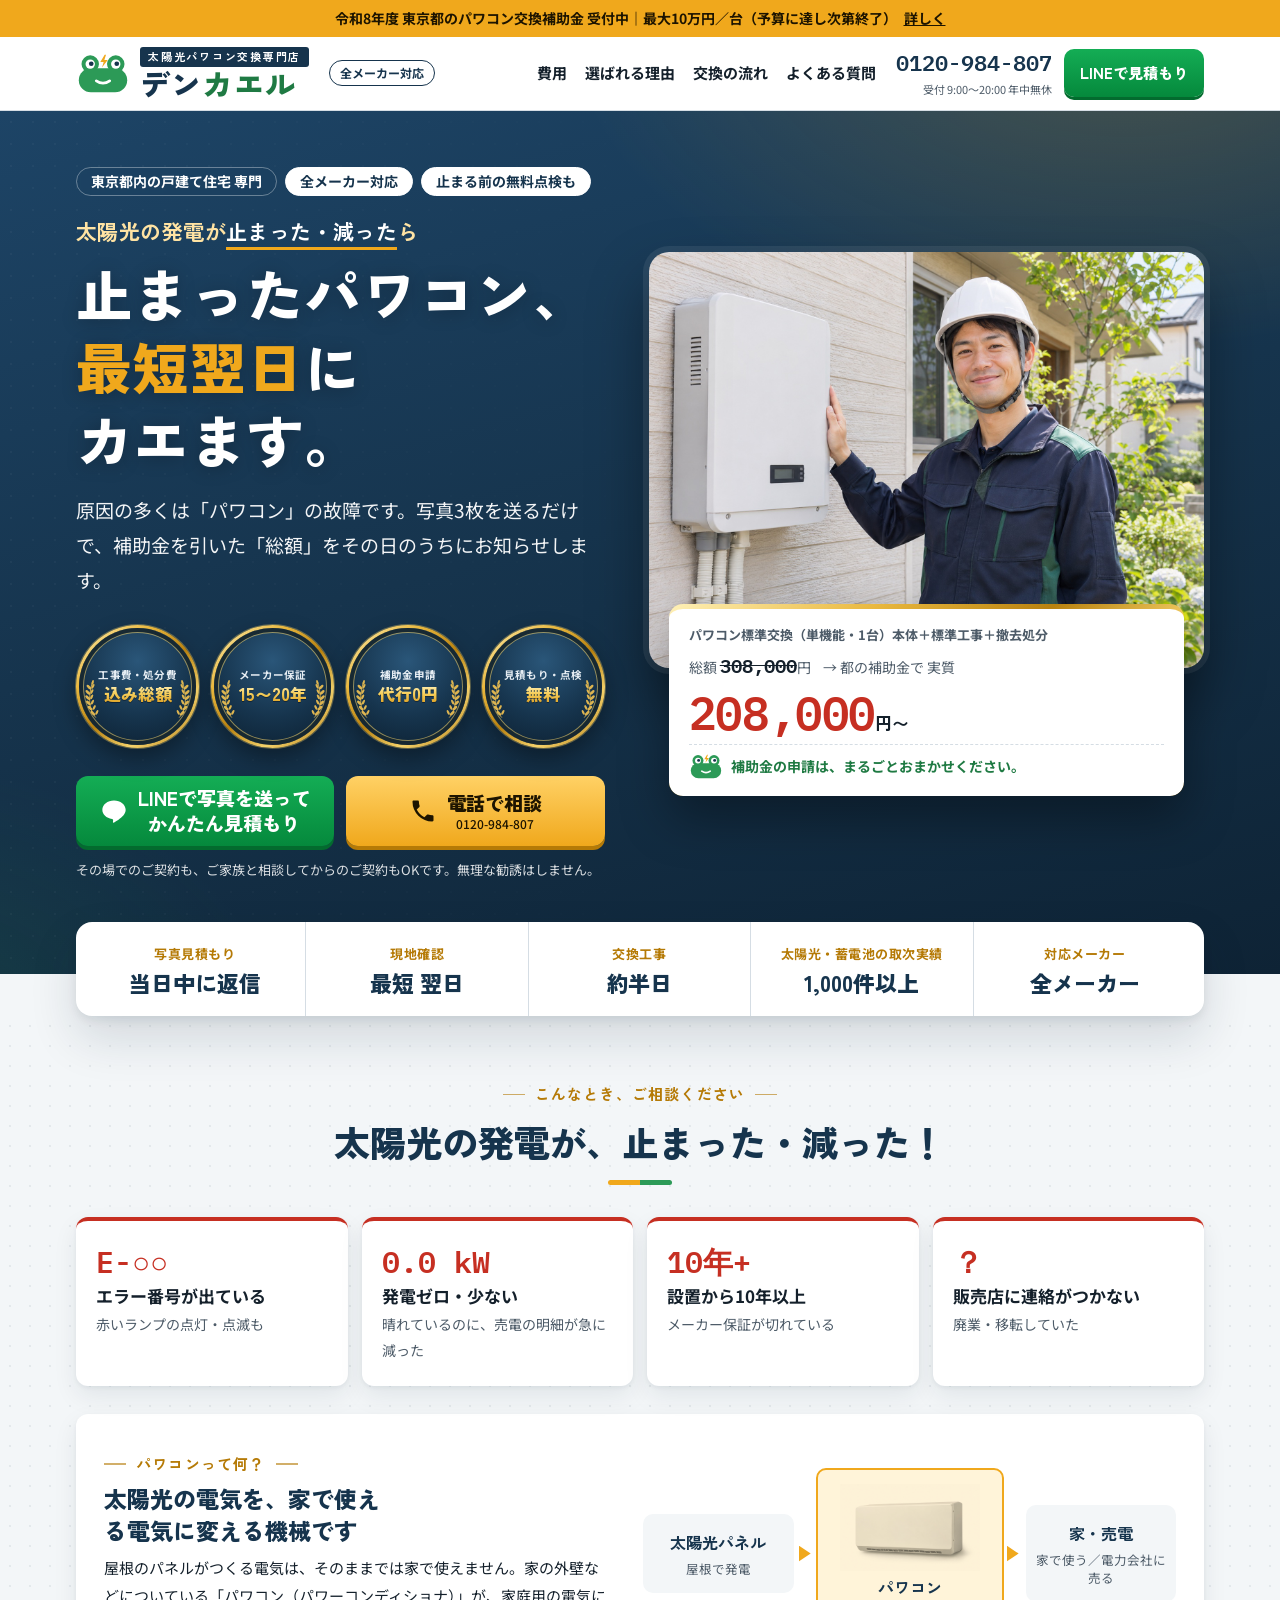
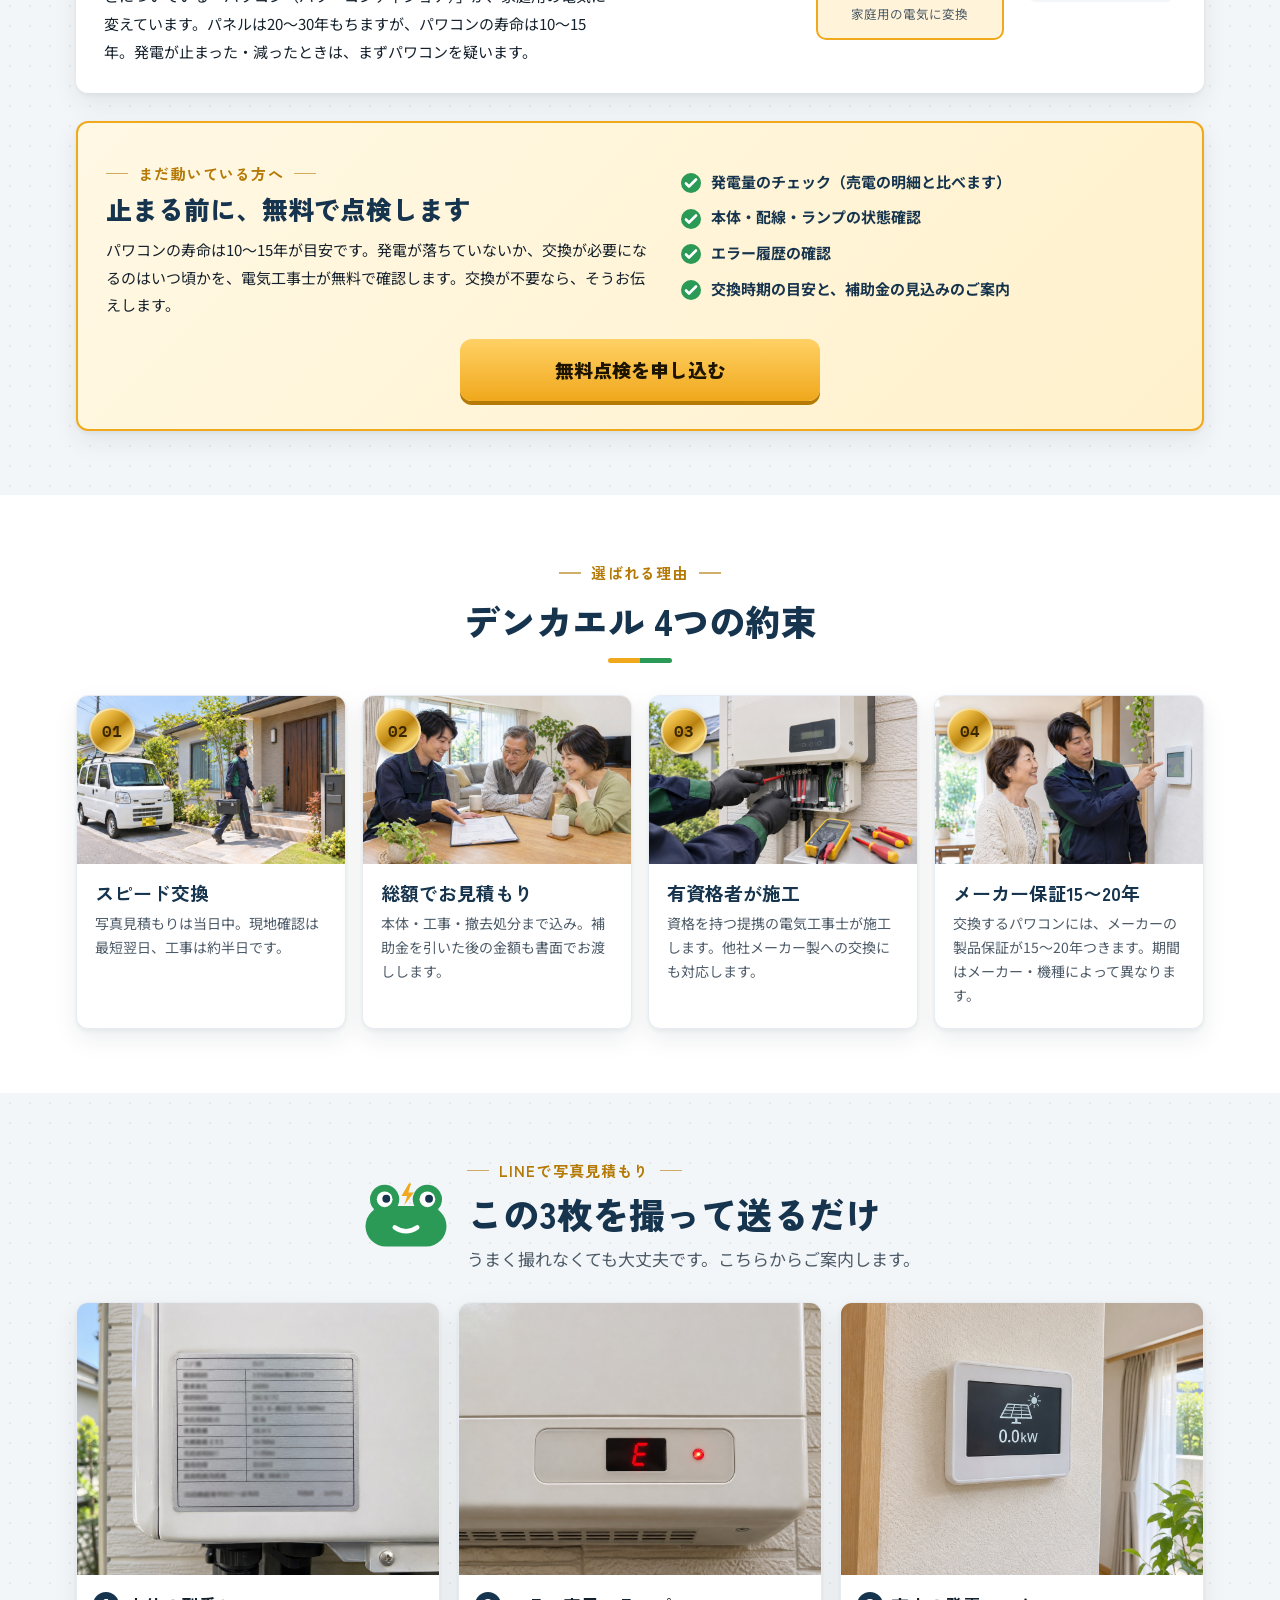
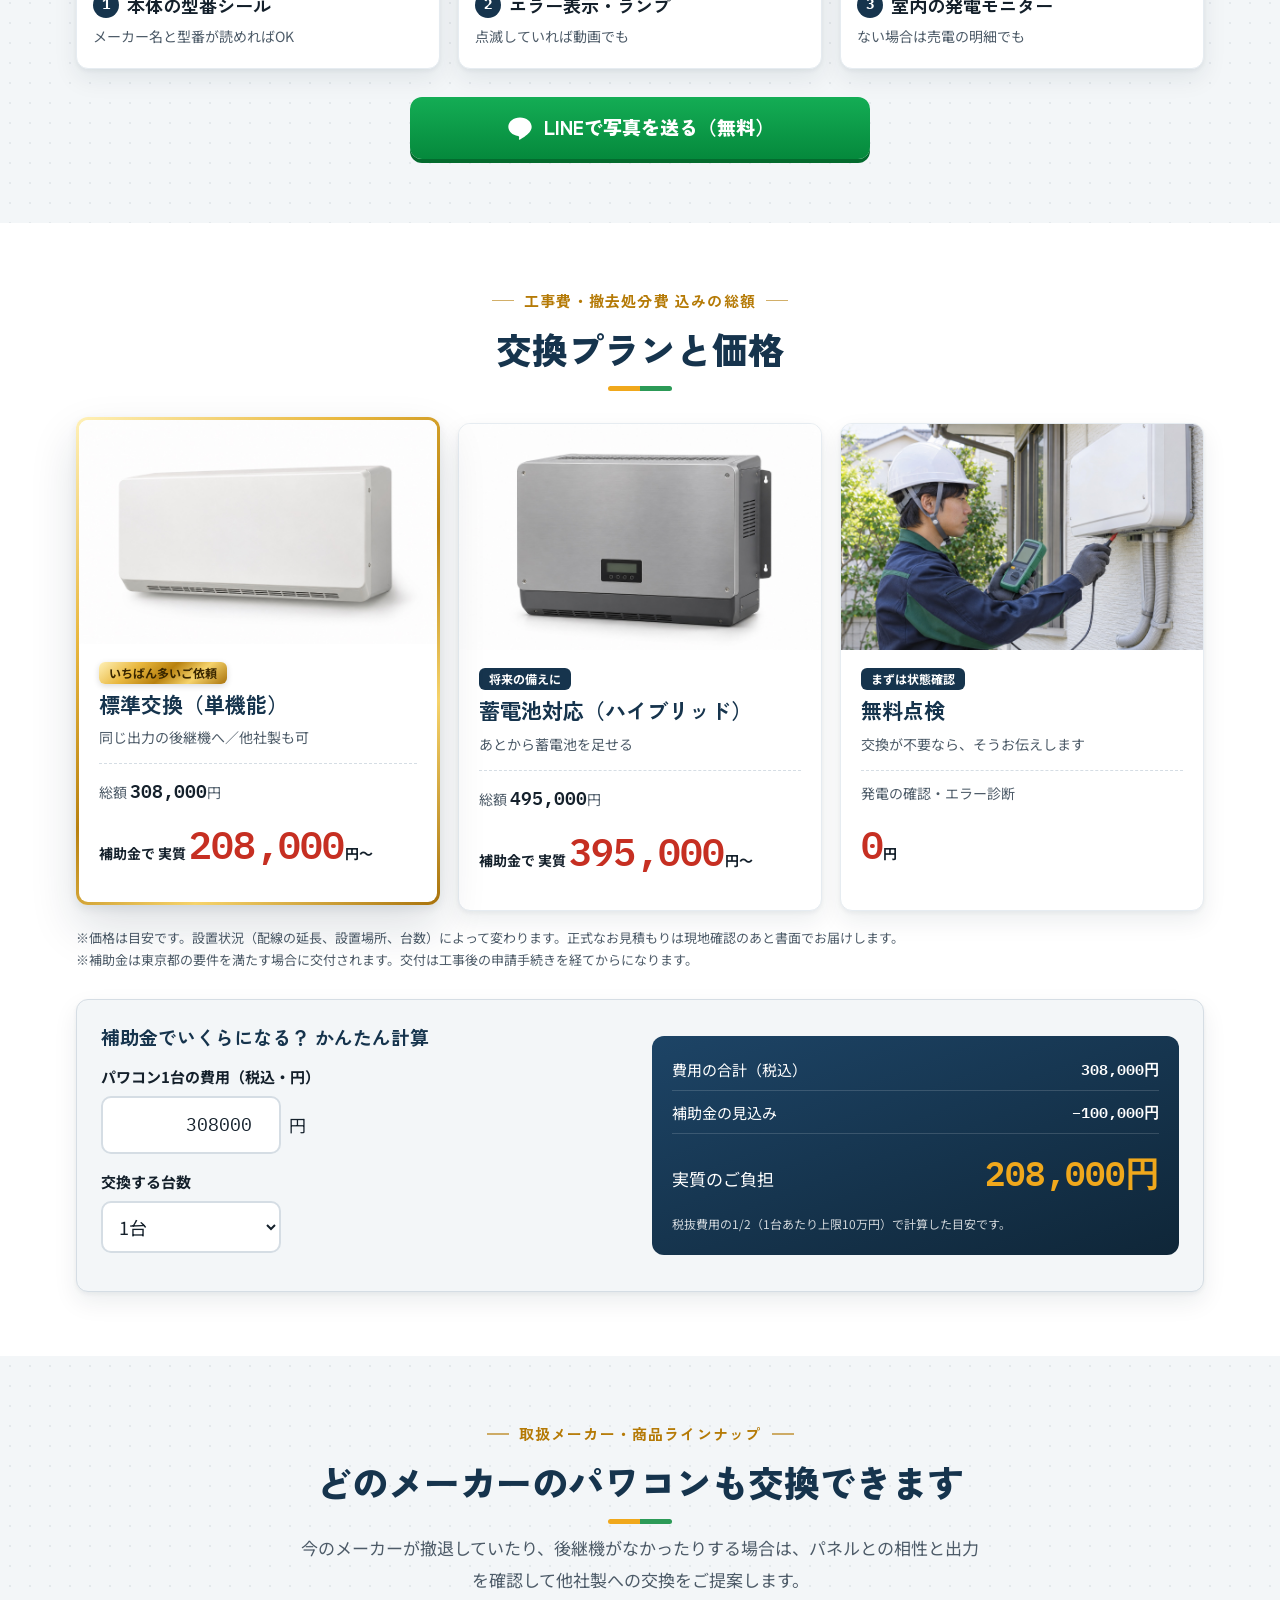
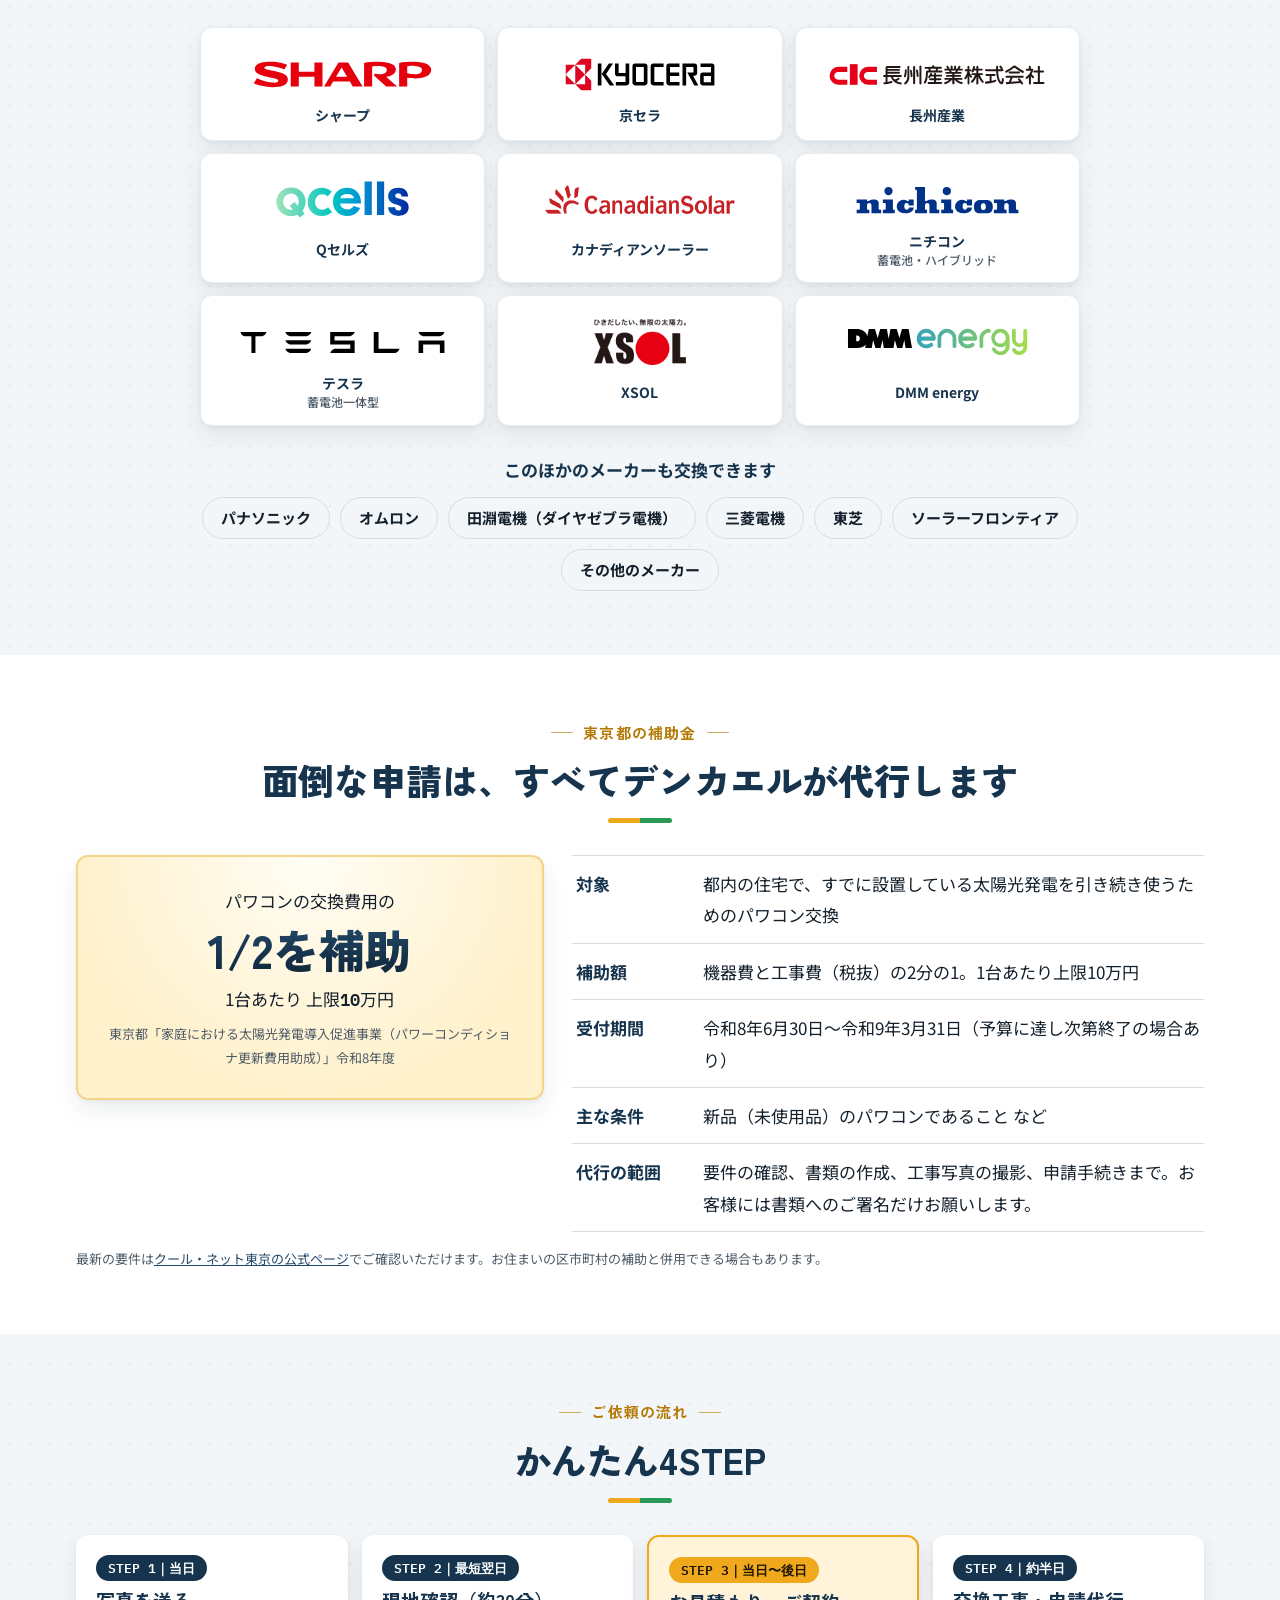
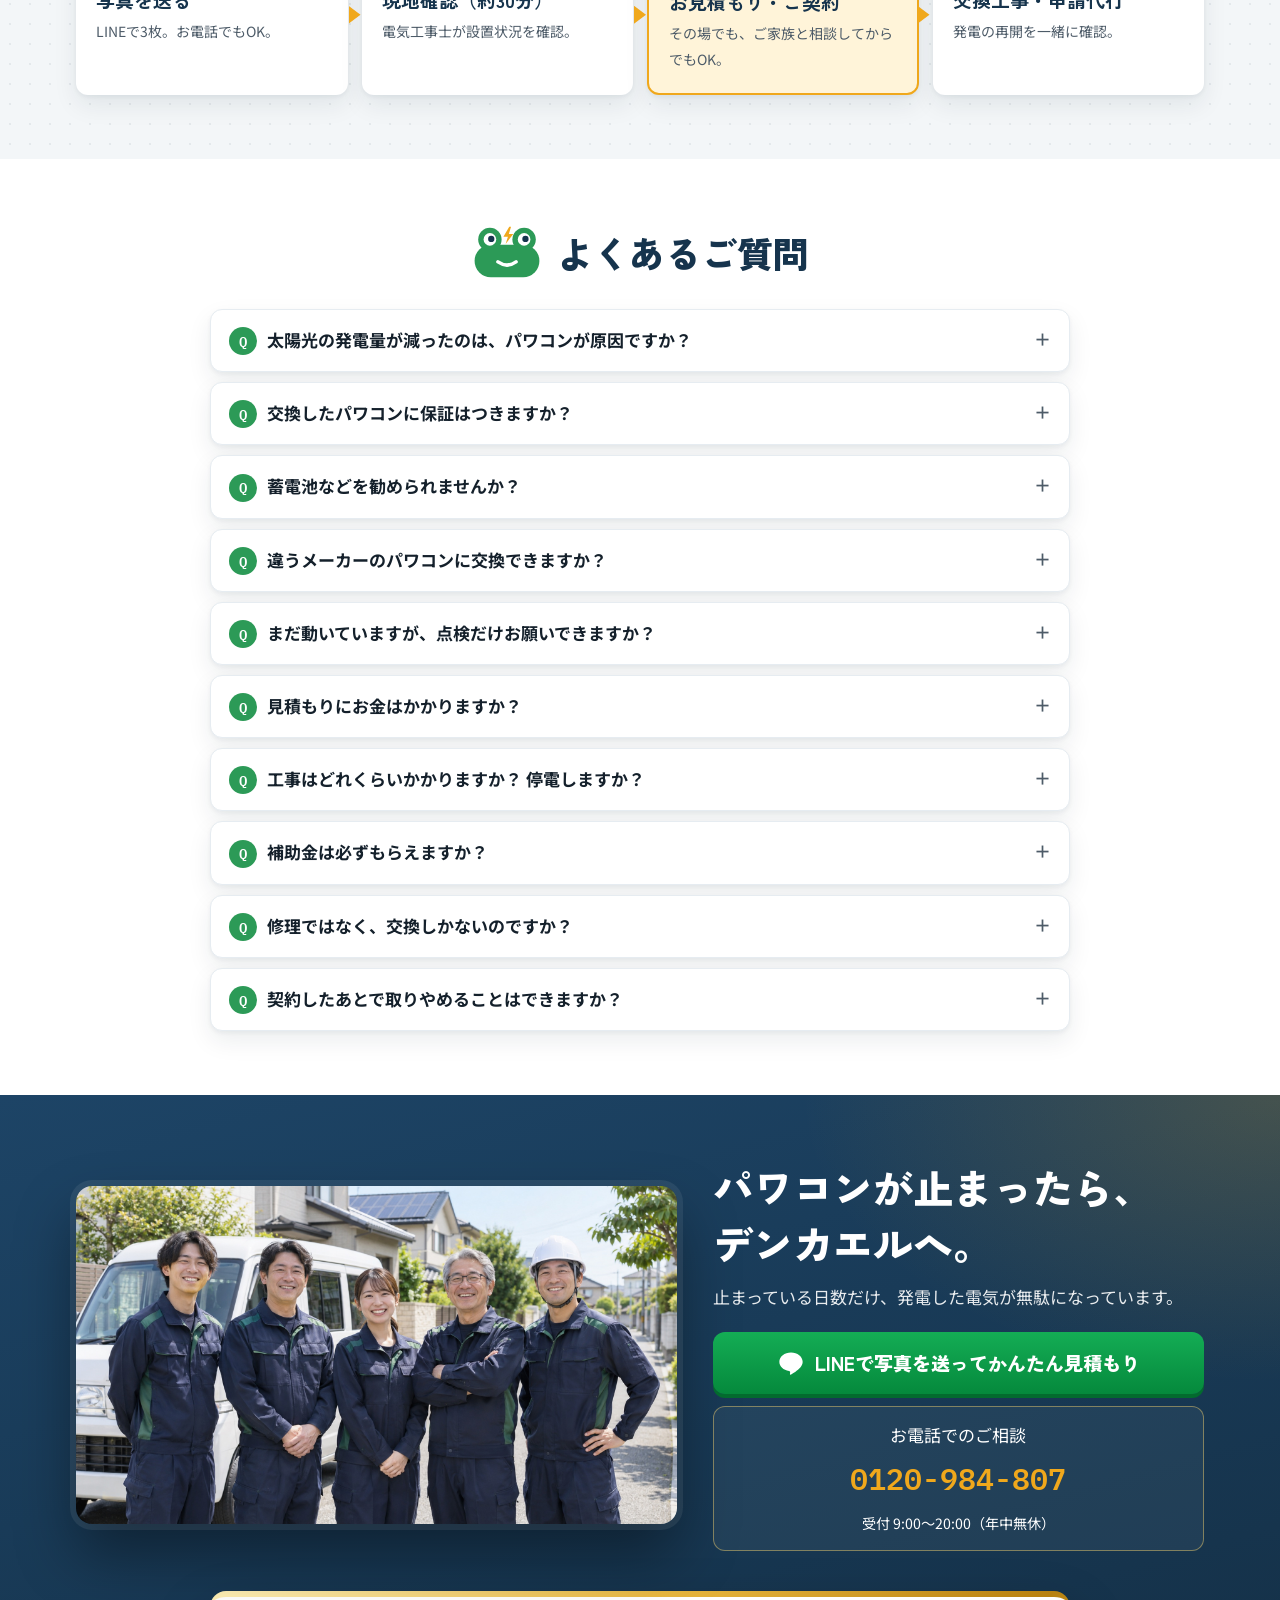
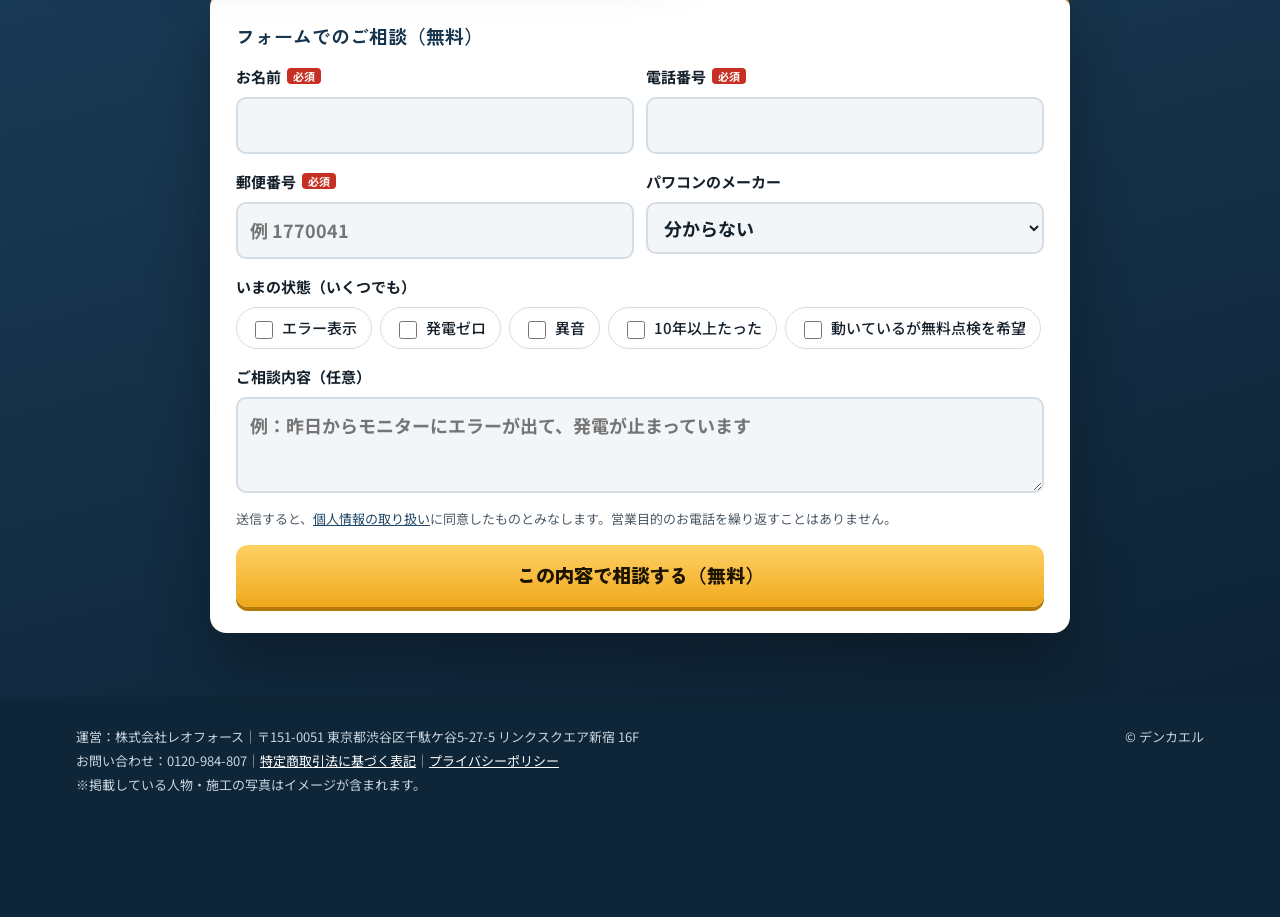
<file: lp/powercon-tokyo/index.html>
<!doctype html>
<html lang="ja">
<head>
<meta charset="utf-8">
<meta name="viewport" content="width=device-width, initial-scale=1, viewport-fit=cover">
<meta name="description" content="デンカエルのパワコン交換。東京都内の戸建て専門、全メーカー対応。工事費込みの総額表示、写真3枚で当日見積もり、止まる前の無料点検も受付。東京都の補助金（最大10万円/台）の申請代行。">
<link rel="icon" href="../../brand/denkaeru/icon.svg" type="image/svg+xml">
<title>太陽光のパワコン交換｜デンカエル</title>
<link rel="preconnect" href="https://fonts.googleapis.com">
<link rel="preconnect" href="https://fonts.gstatic.com" crossorigin>
<link rel="stylesheet" href="https://fonts.googleapis.com/css2?family=Zen+Kaku+Gothic+New:wght@500;700;900&family=Noto+Sans+JP:wght@400;500;700&family=IBM+Plex+Mono:wght@500;600&display=swap">
<style>
/* デンカエル LP（Claude Designの「LP案（PC・写真版）」「LP案（スマホ・写真版）」を実装）
   レイアウト：全幅の帯＋内側最大1160px。PCは2カラムのヒーロー、スマホは写真→本文の1カラム。
   ブランドの見た目で統一するため、ライトテーマ固定。 */
:root{
  color-scheme:light;
  --navy:#16344d; --navy-2:#22496a; --navy-deep:#0f2638;
  --frog:#2c9a57; --frog-text:#1f7a43; --frog-light:#6fd79a;
  --sun:#f0a81c; --sun-deep:#b57a06; --on-sun:#1d1400;
  --red:#c62f22; --cream:#fff4d9; --pale:#f3f6f8;
  --white:#ffffff; --fg:#14202b; --muted:#4d5b68; --line:#d5dde4;
  --line-btn:#05893c; --line-btn-shadow:#036b2e;
  --display:"Zen Kaku Gothic New","Hiragino Sans","Yu Gothic",sans-serif;
  --body:"Noto Sans JP","Hiragino Sans","Yu Gothic",sans-serif;
  --mono:"IBM Plex Mono",ui-monospace,Menlo,monospace;
  --r:12px;
  --gold:linear-gradient(140deg,#fff1b8 0%,#e9b83f 28%,#b8810f 52%,#f6d36b 74%,#a8720b 100%);
  --gold-text:linear-gradient(180deg,#fff3c4 0%,#f6cf5c 45%,#d99a1c 100%);
  --sh-1:0 2px 4px rgba(15,38,56,.05),0 10px 24px rgba(15,38,56,.08);
  --sh-2:0 4px 10px rgba(15,38,56,.08),0 22px 48px rgba(15,38,56,.14);
}
*{box-sizing:border-box}
html{scroll-behavior:smooth}
body{margin:0;background:var(--pale);color:var(--fg);font-family:var(--body);font-size:17px;line-height:1.85;-webkit-text-size-adjust:100%}
img{max-width:100%;height:auto;display:block}
.in{max-width:1160px;margin:0 auto;padding-left:max(16px,env(safe-area-inset-left,0px));padding-right:max(16px,env(safe-area-inset-right,0px))}
h1,h2,h3{font-family:var(--display);line-height:1.4;text-wrap:balance;margin:0}
h2{font-size:clamp(25px,4vw,36px);font-weight:900;color:var(--navy)}
h3{font-size:19px;font-weight:700}
p{margin:0}
a{color:var(--navy-2)}
:focus-visible{outline:3px solid var(--sun);outline-offset:2px}
.num{font-family:var(--mono);font-variant-numeric:tabular-nums;font-weight:600}
.band{padding-block:64px}
.band.white{background:var(--white)}
.head{display:grid;gap:8px;margin-bottom:32px;justify-items:center;text-align:center}
.kicker{font-family:var(--display);font-weight:700;font-size:15px;letter-spacing:.08em;color:var(--sun-deep)}
.lead{color:var(--muted);max-width:40em}

.proto{background:var(--cream);font-size:13px;line-height:1.6;padding-block:6px;border-bottom:1px solid var(--line)}
.ribbon{background:var(--sun);color:var(--on-sun);text-align:center;font-weight:700;font-size:14px;line-height:1.5;padding-block:8px}
.ribbon a{color:inherit}

header.site{background:var(--white);border-bottom:1px solid var(--line);position:sticky;top:env(safe-area-inset-top,0px);z-index:15}
body::before{content:"";position:fixed;inset:0 0 auto;height:env(safe-area-inset-top,0px);z-index:16;background:var(--white)}
header.site .in{display:flex;align-items:center;gap:20px;padding-block:10px}
.logo{display:flex;align-items:center;gap:10px;text-decoration:none;flex:none}
.logo svg{width:54px;height:43px}
.logo .txt{display:flex;flex-direction:column}
.logo .tag{align-self:flex-start;background:var(--navy);color:#fff;font-family:var(--display);font-weight:700;font-size:11px;letter-spacing:.16em;padding:1px 8px;border-radius:3px;line-height:1.6}
.logo .name{font-family:var(--display);font-weight:900;font-size:30px;line-height:1.1;letter-spacing:.04em}
.logo .name .d{color:var(--navy)} .logo .name .k{color:var(--frog-text)}
.dealer{display:flex;align-items:center;gap:8px;flex:none}
.dealer .badge{border:1.5px solid var(--navy);color:var(--navy);font-weight:700;font-size:12px;border-radius:999px;padding:1px 10px;white-space:nowrap}
.slot{border:1.5px dashed var(--muted);color:var(--muted);font-size:11px;font-weight:700;border-radius:6px;display:grid;place-items:center;text-align:center;line-height:1.3;background:var(--pale)}
.dealer .slot{width:96px;height:34px}
nav.gnav{display:flex;gap:18px;margin-left:auto}
nav.gnav a{color:var(--fg);text-decoration:none;font-weight:700;font-size:15px}
nav.gnav a:hover{color:var(--frog-text)}
.hd-cta{display:flex;align-items:center;gap:12px;flex:none}
.hd-tel{text-decoration:none;text-align:right;line-height:1.25}
.hd-tel .num{display:block;font-size:22px;color:var(--navy);white-space:nowrap}
.hd-tel small{font-size:11px;color:var(--muted)}
.hd-btn{background:var(--line-btn);color:#fff;text-decoration:none;font-family:var(--display);font-weight:900;font-size:15px;border-radius:10px;padding:10px 16px;box-shadow:0 3px 0 var(--line-btn-shadow);white-space:nowrap}
.hd-phone{display:none;width:48px;height:48px;border-radius:10px;background:var(--navy);place-items:center;margin-left:auto;color:var(--sun)}
.hd-phone svg{width:22px;height:22px}

.btn{display:flex;align-items:center;justify-content:center;gap:10px;min-height:62px;padding:10px 22px;border-radius:var(--r);font-family:var(--display);font-weight:900;font-size:19px;text-decoration:none;border:0;cursor:pointer;line-height:1.3;text-align:center}
.btn small{display:block;font-family:var(--body);font-weight:500;font-size:12px}
.btn svg{width:28px;height:28px;flex:none}
.btn-line{background:var(--line-btn);color:#fff;box-shadow:0 4px 0 var(--line-btn-shadow)}
.btn-tel{background:var(--sun);color:var(--on-sun);box-shadow:0 4px 0 var(--sun-deep)}
.btn:active{transform:translateY(2px);box-shadow:none}

.hero{background:var(--navy);color:#fff}
.hero .in{display:grid;grid-template-columns:1fr 1.05fr;gap:44px;align-items:center;padding-block:52px 60px}
.hero .chips{display:flex;flex-wrap:wrap;gap:8px;margin-bottom:16px}
.hero .chips span{border:1px solid rgba(255,255,255,.35);border-radius:999px;padding:1px 14px;font-size:14px;font-weight:700}
.hero .chips span.w{background:#fff;color:var(--navy);border-color:#fff}
.hero h1{font-size:clamp(34px,5vw,56px);font-weight:900;letter-spacing:.02em;line-height:1.3}
.hero h1 em{font-style:normal;color:var(--sun)}
.hero .sub{margin-top:16px;font-size:clamp(16px,1.8vw,19px);opacity:.95}
.hero .ctas{display:grid;grid-template-columns:1fr 1fr;gap:12px;max-width:560px}
.hero .note{font-size:13px;opacity:.85;margin-top:12px}
.hero-visual{position:relative;min-width:0}
.hero-visual picture img{width:100%;aspect-ratio:4/3;object-fit:cover;border-radius:16px}
.pricecard{position:relative;margin:-64px 20px 0;background:#fff;color:var(--fg);border-radius:14px;padding:16px 20px;box-shadow:0 16px 36px rgba(0,0,0,.28);display:grid;gap:4px}
.pricecard .t{font-size:13px;font-weight:700;color:var(--muted);line-height:1.5}
.pricecard .row{display:flex;flex-wrap:wrap;align-items:baseline;gap:4px 12px}
.pricecard .was{font-size:14px;color:var(--muted)}
.pricecard .was .num{font-size:19px;text-decoration:line-through;color:var(--fg)}
.pricecard .now{font-family:var(--mono);font-weight:600;font-size:46px;line-height:1.05;color:var(--red);letter-spacing:-.03em}
.pricecard .now small{font-family:var(--display);font-size:17px;color:var(--fg);letter-spacing:0}
.pricecard .help{display:flex;align-items:center;gap:8px;border-top:1px dashed var(--line);padding-top:8px;margin-top:4px;font-weight:700;font-size:14px;color:var(--frog-text)}
.pricecard .help svg{width:34px;height:27px;flex:none}

.trust{background:#fff;border-bottom:1px solid var(--line)}
.trust .in{display:grid;grid-template-columns:repeat(5,1fr)}
.trust .t{padding:18px 8px;text-align:center;display:grid;gap:2px;border-right:1px solid var(--line)}
.trust .t:last-child{border-right:0}
.trust .k{font-size:13px;font-weight:700;color:var(--muted)}
.trust .v{font-family:var(--display);font-weight:900;font-size:20px;color:var(--navy);line-height:1.3}
.trust .v.ph{color:var(--muted);font-size:16px}

.probs{display:grid;grid-template-columns:repeat(4,minmax(0,1fr));gap:14px}
.hero .pre{font-family:var(--display);font-weight:700;font-size:clamp(17px,2vw,21px);color:#ffe3a3;margin-bottom:6px;letter-spacing:.02em}
.hero .pre b{color:#fff;border-bottom:3px solid var(--sun);padding-bottom:1px}
.whatis{margin-top:28px;background:#fff;border-radius:var(--r);box-shadow:var(--sh-1);padding:28px;display:grid;grid-template-columns:1fr 1.05fr;gap:16px 32px;align-items:center}
.whatis h3{font-size:clamp(19px,2.3vw,23px);font-weight:900;color:var(--navy);margin:4px 0 8px}
.whatis p{font-size:15px;color:var(--fg)}
.wi-flow{list-style:none;margin:0;padding:0;display:grid;grid-template-columns:1fr 1.25fr 1fr;gap:22px;align-items:center}
.wi-flow li{position:relative;background:var(--pale);border-radius:10px;padding:14px 10px;display:grid;gap:2px;justify-items:center;text-align:center}
.wi-flow li:not(:last-child)::after{content:"";position:absolute;right:-17px;top:50%;width:12px;height:16px;transform:translateY(-50%);background:var(--sun);clip-path:polygon(0 0,100% 50%,0 100%)}
.wi-flow li.hl{background:var(--cream);border:2px solid var(--sun)}
.wi-flow img{width:100%;max-width:140px;aspect-ratio:16/10;object-fit:contain;mix-blend-mode:multiply}
.wi-flow b{font-family:var(--display);font-size:16px;color:var(--navy)}
.wi-flow span{font-size:12.5px;color:var(--muted);line-height:1.5}
.precheck{margin-top:28px;background:var(--cream);border:2px solid var(--sun);border-radius:var(--r);padding:28px;display:grid;grid-template-columns:1.1fr 1fr;gap:12px 32px;align-items:center}
.precheck h3{font-size:clamp(21px,2.6vw,26px);font-weight:900;color:var(--navy);margin:4px 0 8px}
.precheck p{color:var(--fg);font-size:15px}
.pc-list{list-style:none;margin:0;padding:0;display:grid;gap:8px}
.pc-list li{position:relative;padding-left:30px;font-weight:700;color:var(--navy);font-size:15px}
.pc-list li::before{content:"";position:absolute;left:0;top:.35em;width:20px;height:20px;border-radius:50%;background:var(--frog) url("data:image/svg+xml,%3Csvg xmlns='http://www.w3.org/2000/svg' viewBox='0 0 20 20'%3E%3Cpath d='M5 10.5l3 3 7-7' stroke='%23fff' stroke-width='2.6' fill='none' stroke-linecap='round' stroke-linejoin='round'/%3E%3C/svg%3E") center/100% no-repeat}
.pc-btn{grid-column:1/-1;justify-self:center;min-width:min(100%,360px);margin-top:8px}
.prob{background:#fff;border:1px solid var(--line);border-radius:var(--r);padding:20px;display:grid;gap:4px;align-content:start}
.prob .num{font-size:26px;color:var(--red);line-height:1.2}
.prob b{font-size:17px;line-height:1.5}
.prob span{font-size:14px;color:var(--muted)}

.reasons{display:grid;grid-template-columns:repeat(4,minmax(0,1fr));gap:16px}
.reason{background:var(--pale);border-radius:var(--r);overflow:hidden;display:grid;grid-template-rows:auto 1fr}
.reason img{width:100%;aspect-ratio:16/10;object-fit:cover}
.reason div{padding:16px 18px 20px;display:grid;gap:6px;align-content:start}
.reason .no{font-family:var(--mono);font-weight:600;color:var(--sun-deep);font-size:14px}
.reason b{font-family:var(--display);font-size:19px;color:var(--navy);line-height:1.4}
.reason div span:last-child{font-size:14px;color:var(--muted);line-height:1.7}

.guide{display:flex;align-items:center;justify-content:center;gap:16px;margin-bottom:28px}
.guide svg{width:90px;height:72px;flex:none}
.guide .g{display:grid;gap:4px}
.photos{display:grid;grid-template-columns:repeat(3,minmax(0,1fr));gap:18px}
.photo{background:#fff;border:1px solid var(--line);border-radius:var(--r);overflow:hidden}
.photo img{width:100%;aspect-ratio:4/3;object-fit:cover}
.photo div{padding:14px 16px 18px;display:grid;gap:2px}
.photo b{font-family:var(--display);font-size:18px;display:flex;align-items:center;gap:8px}
.photo b i{font-style:normal;font-family:var(--mono);background:var(--navy);color:#fff;border-radius:50%;width:26px;height:26px;display:grid;place-items:center;font-size:14px}
.photo span{font-size:14px;color:var(--muted)}
.center-cta{display:grid;grid-template-columns:minmax(0,460px);justify-content:center;margin-top:28px}

.plans{display:grid;grid-template-columns:repeat(3,minmax(0,1fr));gap:18px}
.plan{background:#fff;border:1px solid var(--line);border-radius:var(--r);overflow:hidden;display:grid;grid-template-rows:auto 1fr}
.plan.main{border:3px solid var(--sun)}
.plan img{width:100%;aspect-ratio:16/10;object-fit:cover;background:#fff}
.plan .b{padding:18px 20px 22px;display:grid;gap:6px;align-content:start}
.plan .tag{justify-self:start;font-size:12px;font-weight:700;background:var(--navy);color:#fff;border-radius:6px;padding:0 10px}
.plan.main .tag{background:var(--sun);color:var(--on-sun)}
.plan h3{font-size:21px;color:var(--navy)}
.plan .d{font-size:14px;color:var(--muted)}
.plan .p{border-top:1px dashed var(--line);margin-top:6px;padding-top:10px;display:grid;gap:2px}
.plan .p .was{font-size:14px;color:var(--muted)}
.plan .p .was .num{font-size:18px;color:var(--fg)}
.plan .p .now{font-weight:700;font-size:14px}
.plan .p .now .num{font-size:34px;color:var(--red);letter-spacing:-.02em}
.fine{font-size:13px;color:var(--muted);margin-top:16px;line-height:1.7}

.sim{margin-top:28px;background:#fff;border:1px solid var(--line);border-radius:var(--r);padding:24px;display:grid;grid-template-columns:1fr 1fr;gap:24px;align-items:center}
.white .sim{background:var(--pale)}
.sim h3{margin-bottom:12px;color:var(--navy)}
.field{display:grid;gap:6px;margin-bottom:14px}
.field label{font-size:15px;font-weight:700}
.field .row{display:flex;align-items:center;gap:8px}
input,select,textarea{font:inherit;font-size:18px;padding:10px 12px;border:2px solid var(--line);border-radius:10px;background:#fff;color:var(--fg);width:100%;min-height:52px}
.field input{max-width:180px;text-align:right;font-family:var(--mono)}
.field select{max-width:180px}
.sim-out{background:var(--navy);color:#fff;border-radius:var(--r);padding:20px;display:grid;gap:8px}
.sim-out .r{display:flex;justify-content:space-between;gap:12px;border-bottom:1px solid rgba(255,255,255,.15);padding-bottom:6px;font-size:15px}
.sim-out .big{display:flex;justify-content:space-between;align-items:baseline;gap:12px}
.sim-out .big .num{font-size:34px;color:var(--sun)}
.sim-out small{opacity:.8;font-size:12px}

.subsidy{display:grid;grid-template-columns:.85fr 1.15fr;gap:28px;align-items:start}
.half{background:var(--cream);border-radius:var(--r);padding:28px;display:grid;gap:6px;text-align:center}
.half .big{font-family:var(--display);font-weight:900;color:var(--navy);font-size:clamp(32px,4.4vw,46px);line-height:1.2}
.half small{font-size:13px;color:var(--muted)}
dl.dl{display:grid;grid-template-columns:7.5em 1fr;margin:0;border-top:1px solid var(--line)}
dl.dl dt,dl.dl dd{margin:0;padding:12px 4px;border-bottom:1px solid var(--line)}
dl.dl dt{font-weight:700;color:var(--navy)}

.brands{list-style:none;margin:0 auto;padding:0;display:grid;grid-template-columns:repeat(3,minmax(0,1fr));gap:12px;max-width:880px}
.brands li{background:#fff;border:1px solid var(--line);border-radius:var(--r);padding:22px 14px 14px;display:grid;grid-template-rows:48px auto;justify-items:center;align-items:center;gap:8px;text-align:center}
.brands img{height:var(--h,30px);width:auto;max-width:100%;object-fit:contain}
.brands span{font-weight:700;font-size:14px;color:var(--navy);line-height:1.4}
.brands small{display:block;font-weight:500;font-size:12px;color:var(--muted)}
.brands-more{text-align:center;font-weight:700;color:var(--navy);margin:28px 0 12px}
.makers{list-style:none;margin:0 auto;padding:0;display:flex;flex-wrap:wrap;justify-content:center;gap:10px;max-width:900px}
.makers li{background:var(--pale);border:1px solid var(--line);border-radius:999px;padding:6px 18px;font-weight:700;font-size:15px}

.steps{list-style:none;margin:0;padding:0;display:grid;grid-template-columns:repeat(4,minmax(0,1fr));gap:14px}
.steps li{background:#fff;border:1px solid var(--line);border-radius:var(--r);padding:20px;display:grid;gap:6px;align-content:start}
.steps li.pause{border:2px solid var(--sun);background:var(--cream)}
.steps .when{font-family:var(--mono);font-weight:600;font-size:13px;color:var(--sun-deep)}
.steps b{font-family:var(--display);font-size:19px;color:var(--navy);line-height:1.4}
.steps li span:last-child{font-size:14px;color:var(--muted)}

.faq-head{display:flex;align-items:center;justify-content:center;gap:14px;margin-bottom:28px}
.faq-head svg{width:72px;height:58px}
.faq{display:grid;gap:10px;max-width:860px;margin:0 auto}
.faq details{background:var(--pale);border:1px solid var(--line);border-radius:var(--r)}
.faq summary{cursor:pointer;list-style:none;padding:16px 50px 16px 18px;font-weight:700;position:relative;line-height:1.6}
.faq summary::-webkit-details-marker{display:none}
.faq summary::before{content:"Q";font-family:var(--mono);font-weight:600;color:var(--frog-text);margin-right:10px}
.faq summary::after{content:"＋";position:absolute;right:18px;top:15px;color:var(--muted)}
.faq details[open] summary::after{content:"－"}
.faq .a{padding:0 18px 18px;color:var(--muted);font-size:16px}

.final{background:var(--navy);color:#fff}
.final .top{display:grid;grid-template-columns:1.1fr .9fr;gap:36px;align-items:center}
.final .top img{width:100%;aspect-ratio:16/9;object-fit:cover;border-radius:16px}
.final h2{color:#fff;font-size:clamp(28px,4vw,40px)}
.final .top p{opacity:.9;margin:10px 0 20px}
.final .ctas{display:grid;gap:12px}
.final .telbox{text-align:center;border:1px solid rgba(255,255,255,.25);border-radius:var(--r);padding:12px;text-decoration:none;color:#fff;display:block}
.final .telbox .num{display:block;font-size:30px;color:var(--sun)}
.form{margin:40px auto 0;background:#fff;color:var(--fg);border-radius:16px;padding:26px;display:grid;gap:14px;max-width:860px}
.form h3{color:var(--navy)}
.form .two{display:grid;grid-template-columns:1fr 1fr;gap:12px}
.form label{font-weight:700;font-size:15px;display:block}
.form label input,.form label select,.form label textarea{display:block;margin-top:6px}
.form input,.form select,.form textarea{background:var(--pale)}
.form .req{font-size:11px;background:var(--red);color:#fff;border-radius:4px;padding:0 6px;margin-left:6px;vertical-align:2px}
.form textarea{min-height:96px;resize:vertical}
.form fieldset{border:0;padding:0;margin:0}
.form legend{font-weight:700;font-size:15px;margin-bottom:6px;padding:0}
.chips2{display:flex;flex-wrap:wrap;gap:8px}
.chips2 label{display:inline-flex;align-items:center;gap:6px;font-weight:500;border:1.5px solid var(--line);border-radius:999px;padding:6px 14px;cursor:pointer}
.chips2 input{width:18px;height:18px;min-height:0;accent-color:var(--navy-2)}
.chips2 label:has(input:checked){border-color:var(--sun);background:var(--cream)}
.form .agree{font-size:13px;color:var(--muted)}
.form .btn{width:100%}
.thanks{background:var(--cream);border-radius:10px;padding:14px;font-weight:700}
/* WordPress（Contact Form 7）で出力されるフォーム部品 */
.form p{margin:0}
.form .two>p{display:contents}
.form>.wpcf7-turnstile{order:2;justify-self:center}
.form>p:has(input[type=submit]){order:3}
.form>.wpcf7-response-output{order:4}
.form br{display:none}
.wpcf7-form-control-wrap{display:block}
.chips2 .wpcf7-checkbox{display:flex;flex-wrap:wrap;gap:8px}
.chips2 .wpcf7-list-item{margin:0}
.wpcf7-not-valid-tip{display:block;color:var(--red);font-size:13px;font-weight:700;margin-top:4px}
.wpcf7-not-valid{border-color:var(--red)!important}
.form .wpcf7-response-output{margin:4px 0 0;padding:14px;border:0!important;border-radius:10px;background:var(--cream);font-weight:700}
.form.invalid .wpcf7-response-output,.form.failed .wpcf7-response-output{background:#fde8e6;color:var(--red)}
.form .wpcf7-spinner{display:block;margin:8px auto 0}
.form input[type=submit].btn{width:100%;-webkit-appearance:none;appearance:none;border:0;min-height:62px;font-family:var(--display);font-weight:900;font-size:19px;cursor:pointer}
.form input[type=submit].btn-tel{background:linear-gradient(180deg,#ffd165 0%,#f0a81c 100%);color:var(--on-sun);box-shadow:0 4px 0 var(--sun-deep)}
.form input[type=submit].btn-tel:disabled{opacity:.7;cursor:wait}

footer{background:var(--navy-deep);color:#c9d4dd;font-size:13px;padding-block:28px 120px}
footer .in{display:flex;justify-content:space-between;gap:16px;flex-wrap:wrap}
footer a{color:#fff}

.sticky{position:fixed;left:0;right:0;bottom:0;z-index:20;background:#fff;border-top:1px solid var(--line);
  padding:8px max(10px,env(safe-area-inset-right,0px)) calc(10px + env(safe-area-inset-bottom,0px)) max(10px,env(safe-area-inset-left,0px));
  display:none;grid-template-columns:1.2fr .8fr;gap:8px;box-shadow:0 -6px 18px rgba(0,0,0,.08)}
.sticky .btn{min-height:52px;font-size:16px;padding:6px 10px}


/* ===== リッチ化レイヤー ===== */
/* ヒーローの4つの安心：金縁＋月桂樹のメダル */
.marks{list-style:none;padding:0;display:grid;grid-template-columns:repeat(4,minmax(0,1fr));gap:12px;margin:28px 0;max-width:540px}
.marks li{position:relative;aspect-ratio:1;border-radius:50%;display:flex;flex-direction:column;align-items:center;justify-content:center;text-align:center;line-height:1.2;
  border:3px solid transparent;
  background:radial-gradient(circle at 50% 28%,#2a5679 0%,#16344d 55%,#0b1e2e 100%) padding-box,var(--gold) border-box;
  box-shadow:0 0 0 1px rgba(246,211,107,.35),0 10px 22px rgba(0,0,0,.35),inset 0 0 0 4px rgba(11,30,46,.9),inset 0 0 0 5px rgba(246,211,107,.55)}
.marks .lr{position:absolute;bottom:9%;left:5.5%;width:12%;height:60%;color:#e9bd52;opacity:.95}
.marks .lr.r{left:auto;right:5.5%;transform:scaleX(-1)}
.marks .ml{position:relative;font-size:10.5px;font-weight:700;color:#e6edf3;letter-spacing:.02em;max-width:72%}
.marks b{position:relative;margin-top:3px;font-family:var(--display);font-weight:900;font-size:17px;letter-spacing:0;white-space:nowrap;
  background:var(--gold-text);-webkit-background-clip:text;background-clip:text;color:transparent;filter:drop-shadow(0 1px 0 rgba(0,0,0,.35))}

/* ヒーロー：光と奥行き */
.hero{position:relative;overflow:hidden;background:
  radial-gradient(900px 520px at 88% -10%,rgba(240,168,28,.22),transparent 62%),
  radial-gradient(700px 500px at -10% 110%,rgba(44,154,87,.18),transparent 60%),
  linear-gradient(165deg,#1d4466 0%,#16344d 48%,#0e2335 100%)}
.hero::before{content:"";position:absolute;inset:0;pointer-events:none;opacity:.5;
  background-image:radial-gradient(rgba(255,255,255,.07) 1px,transparent 1.4px);background-size:22px 22px;
  -webkit-mask-image:linear-gradient(90deg,#000,transparent 55%);mask-image:linear-gradient(90deg,#000,transparent 55%)}
.hero .in{position:relative;padding-block:56px 92px}
.hero h1{text-shadow:0 2px 18px rgba(0,0,0,.25)}
.hero .chips span{backdrop-filter:blur(2px)}
.hero-visual picture img{border-radius:20px;box-shadow:0 0 0 6px rgba(255,255,255,.07),0 30px 60px rgba(0,0,0,.4)}
.pricecard{border-top:5px solid transparent;background:linear-gradient(#fff,#fff) padding-box,var(--gold) border-box;box-shadow:0 22px 48px rgba(0,0,0,.35)}

/* 信頼バー：ヒーローに重なるカード */
.trust{background:transparent;border:0;position:relative;z-index:2;margin-top:-52px}
.trust .in{background:#fff;border-radius:16px;box-shadow:var(--sh-2);padding-inline:8px;max-width:1128px}
.trust .t{padding:20px 8px}
.trust .v{font-size:22px}
.trust .k{color:var(--sun-deep);letter-spacing:.04em}

/* ボタン：グラデーションと立体感 */
.btn,.hd-btn{transition:transform .15s ease,box-shadow .15s ease,filter .15s ease}
.btn-line,.hd-btn{background:linear-gradient(180deg,#14ad55 0%,#05893c 100%)}
.btn-tel{background:linear-gradient(180deg,#ffd165 0%,#f0a81c 100%)}
.btn:hover,.hd-btn:hover{filter:brightness(1.05);transform:translateY(-1px)}
.btn:active,.hd-btn:active{transform:translateY(2px);box-shadow:none}

/* セクション見出し：飾り罫 */
.band{position:relative}
.band:not(.white):not(.final){background-color:var(--pale);background-image:radial-gradient(rgba(22,52,77,.07) 1px,transparent 1.3px);background-size:20px 20px}
.head h2{position:relative;padding-bottom:18px}
.head h2::after{content:"";position:absolute;left:50%;bottom:0;transform:translateX(-50%);width:64px;height:5px;border-radius:3px;
  background:linear-gradient(90deg,var(--sun) 0 50%,var(--frog) 50% 100%)}
.kicker{display:inline-flex;align-items:center;gap:10px}
.kicker::before,.kicker::after{content:"";width:22px;height:1.5px;background:currentColor;opacity:.6}

/* 症状カード */
.prob{border:0;border-top:4px solid var(--red);box-shadow:var(--sh-1);padding:22px 20px}
.prob .num{font-size:30px}
.precheck{box-shadow:var(--sh-1);background:linear-gradient(135deg,#fff8e4 0%,#fff1cc 100%)}

/* 選ばれる理由：金のナンバーメダル */
.reason{position:relative;background:#fff;box-shadow:var(--sh-1);border:1px solid #e6ecf1}
.reason .no{position:absolute;top:12px;left:12px;width:46px;height:46px;border-radius:50%;display:grid;place-items:center;
  background:var(--gold);color:#3a2700;font-size:16px;box-shadow:0 4px 10px rgba(0,0,0,.25),inset 0 0 0 2px rgba(255,255,255,.45)}
.reason img{transition:none}

/* 写真3枚・料金プラン・メーカー */
.photo,.brands li,.steps li,.faq details{box-shadow:var(--sh-1);border-color:#e6ecf1}
.plan{box-shadow:var(--sh-1);border-color:#e6ecf1}
.plan.main{position:relative;border:3px solid transparent;background:linear-gradient(#fff,#fff) padding-box,var(--gold) border-box;box-shadow:var(--sh-2);transform:translateY(-6px)}
.plan.main .tag{background:var(--gold);color:#3a2700;box-shadow:0 2px 6px rgba(0,0,0,.15)}
.plan .p .now .num{font-size:38px}
.sim{box-shadow:var(--sh-1)}
.sim-out{background:linear-gradient(160deg,#1d4466,#0f2638)}

/* 補助金 */
.half{position:relative;overflow:hidden;background:radial-gradient(circle at 50% 0%,#fffdf5 0%,#fff1cc 70%);border:2px solid #f3d58a;box-shadow:var(--sh-1)}
.half .big{background:linear-gradient(180deg,#22496a,#0f2638);-webkit-background-clip:text;background-clip:text;color:transparent}

/* ご依頼の流れ：矢印でつなぐ */
.steps li{position:relative;border:0}
.steps li:not(:last-child)::after{content:"";position:absolute;right:-13px;top:50%;width:12px;height:18px;transform:translateY(-50%);
  background:var(--sun);clip-path:polygon(0 0,100% 50%,0 100%);z-index:1}
.steps .when{justify-self:start;background:var(--navy);color:#fff;border-radius:999px;padding:1px 12px}
.steps li.pause .when{background:var(--sun);color:var(--on-sun)}

/* よくある質問 */
.faq details{background:#fff}
.faq summary::before{display:inline-grid;place-items:center;width:28px;height:28px;border-radius:50%;background:var(--frog);color:#fff;font-size:14px}

/* 最後のCTA */
.final{background:
  radial-gradient(800px 480px at 100% 0%,rgba(240,168,28,.2),transparent 60%),
  linear-gradient(165deg,#1d4466 0%,#16344d 50%,#0e2335 100%)}
.final .top img{box-shadow:0 0 0 6px rgba(255,255,255,.07),0 30px 60px rgba(0,0,0,.4)}
.final .telbox{background:rgba(255,255,255,.05);border-color:rgba(246,211,107,.45)}
.form{box-shadow:0 30px 60px rgba(0,0,0,.3);border-top:6px solid transparent;background:linear-gradient(#fff,#fff) padding-box,var(--gold) border-box}

@media (max-width:1080px){
  nav.gnav{display:none}
  .hd-cta{margin-left:auto}
  .reasons,.probs{grid-template-columns:repeat(2,minmax(0,1fr))}
}
@media (max-width:860px){
  .hero .in{grid-template-columns:1fr;gap:0;padding-block:0 32px}
  .hero-visual{order:-1;margin-left:calc(-1 * max(16px,env(safe-area-inset-left,0px)));margin-right:calc(-1 * max(16px,env(safe-area-inset-right,0px)))}
  .hero-visual picture img{border-radius:0;aspect-ratio:13/8}
  .pricecard{margin:-40px 16px 20px}
  .trust .in{grid-template-columns:repeat(2,1fr)}
  .trust .t{border-bottom:1px solid var(--line)}
  .trust .t:nth-child(2n){border-right:0}
  .trust .t:last-child{grid-column:1/-1;border-bottom:0}
  .photos,.plans{grid-template-columns:1fr}
  .sim,.subsidy,.final .top{grid-template-columns:1fr}
  .steps{grid-template-columns:1fr 1fr}
  .sticky{display:grid}
}
@media (max-width:600px){
  body{font-size:16px}
  .band{padding-block:44px}
  .hd-cta,.dealer{display:none}
  .hd-phone{display:grid}
  .logo svg{width:42px;height:34px}
  .logo .name{font-size:24px}
  .logo .tag{font-size:9px}
  .hero .ctas{grid-template-columns:1fr}
  .reasons,.probs{grid-template-columns:1fr}
  .precheck{grid-template-columns:1fr;padding:22px 18px}
  .whatis{grid-template-columns:1fr;padding:22px 18px}
  .wi-flow{grid-template-columns:1fr;gap:18px}
  .wi-flow li:not(:last-child)::after{right:auto;left:50%;top:auto;bottom:-15px;transform:translateX(-50%) rotate(90deg)}
  .reason{grid-template-columns:120px 1fr;grid-template-rows:auto}
  .reason img{height:100%;aspect-ratio:auto}
  .reason div{padding:12px 14px}
  .reason b{font-size:17px}
  .steps{grid-template-columns:1fr}
  .brands{grid-template-columns:repeat(2,minmax(0,1fr));gap:10px}
  .brands li{padding:16px 10px 12px;grid-template-rows:40px auto}
  .brands li:last-child:nth-child(odd){grid-column:1/-1}
  .brands img{height:calc(var(--h,30px) * .8)}
  .form .two{grid-template-columns:1fr}
  .guide svg{width:64px;height:51px}
}
@media (max-width:860px){
  .hero .in{padding-block:0 76px}
  .steps li:not(:last-child)::after{display:none}
  .plan.main{transform:none}
}
@media (max-width:600px){
  .marks{gap:8px;margin:22px 0}
  .marks li{border-width:2px;box-shadow:0 0 0 1px rgba(246,211,107,.35),0 6px 14px rgba(0,0,0,.35),inset 0 0 0 3px rgba(11,30,46,.9),inset 0 0 0 4px rgba(246,211,107,.55)}
  .marks .ml{font-size:8.5px;white-space:nowrap;letter-spacing:-.03em;max-width:none}
  .marks b{font-size:12px;margin-top:1px}
  .trust{margin-top:-44px}
  .trust .v{font-size:19px}
  .reason .no{width:36px;height:36px;font-size:13px;top:8px;left:8px}
}
@media (prefers-reduced-motion:reduce){html{scroll-behavior:auto}.btn,.hd-btn{transition:none}}
</style>
</head>
<body>


<svg width="0" height="0" style="position:absolute" aria-hidden="true">
  <symbol id="frog" viewBox="0 0 80 64">
    <circle cx="21" cy="18" r="13" fill="#2c9a57"/><circle cx="59" cy="18" r="13" fill="#2c9a57"/>
    <rect x="4" y="24" width="72" height="36" rx="18" fill="#2c9a57"/>
    <circle cx="21" cy="18" r="7" fill="#fff"/><circle cx="59" cy="18" r="7" fill="#fff"/>
    <circle cx="22.5" cy="17.5" r="3.5" fill="#16344d"/><circle cx="60.5" cy="17.5" r="3.5" fill="#16344d"/>
    <path d="M30 43 Q40 50 50 43" stroke="#fff" stroke-width="4" fill="none" stroke-linecap="round"/>
    <path d="M42.5 4 L36 15 h5 l-2.5 8 L47 12 h-5 l2.5 -8z" fill="#f0a81c"/>
  </symbol>
  <symbol id="i-line" viewBox="0 0 24 24"><path fill="#fff" d="M12 3C6.5 3 2 6.6 2 11c0 3.9 3.5 7.2 8.3 7.9.3.1.8.2.9.5.1.3.1.7 0 1l-.1.9c0 .3-.2 1 .9.5s5.9-3.5 8-6c1.4-1.6 2-3.2 2-4.8C22 6.6 17.5 3 12 3Z"/></symbol>
  <symbol id="i-tel" viewBox="0 0 24 24"><path fill="currentColor" d="M6.6 10.8a15.1 15.1 0 0 0 6.6 6.6l2.2-2.2c.3-.3.7-.4 1-.2 1.1.4 2.3.6 3.6.6.6 0 1 .4 1 1V20c0 .6-.4 1-1 1A17 17 0 0 1 3 4c0-.6.4-1 1-1h3.5c.6 0 1 .4 1 1 0 1.3.2 2.5.6 3.6.1.3 0 .7-.2 1l-2.3 2.2Z"/></symbol>
  <symbol id="laurel" viewBox="0 0 24 64"><path d="M18 63 C7 52 4.5 30 12.5 3" fill="none" stroke="currentColor" stroke-width="1.4" stroke-linecap="round"/><g fill="currentColor"><ellipse cx="13.4" cy="56.0" rx="2.3" ry="5.2" transform="rotate(-48 13.4 56.0)"/><ellipse cx="20.2" cy="54.6" rx="1.9" ry="4.4" transform="rotate(28 20.2 54.6)"/><ellipse cx="8.9" cy="47.5" rx="2.3" ry="5.2" transform="rotate(-48 8.9 47.5)"/><ellipse cx="15.7" cy="46.1" rx="1.9" ry="4.4" transform="rotate(28 15.7 46.1)"/><ellipse cx="5.9" cy="38.5" rx="2.3" ry="5.2" transform="rotate(-48 5.9 38.5)"/><ellipse cx="12.7" cy="37.1" rx="1.9" ry="4.4" transform="rotate(28 12.7 37.1)"/><ellipse cx="4.6" cy="29.5" rx="2.3" ry="5.2" transform="rotate(-48 4.6 29.5)"/><ellipse cx="11.4" cy="28.1" rx="1.9" ry="4.4" transform="rotate(28 11.4 28.1)"/><ellipse cx="5.0" cy="20.5" rx="2.3" ry="5.2" transform="rotate(-48 5.0 20.5)"/><ellipse cx="11.8" cy="19.1" rx="1.9" ry="4.4" transform="rotate(28 11.8 19.1)"/><ellipse cx="6.8" cy="11.5" rx="2.3" ry="5.2" transform="rotate(-48 6.8 11.5)"/><ellipse cx="13.6" cy="10.1" rx="1.9" ry="4.4" transform="rotate(28 13.6 10.1)"/><ellipse cx="13.2" cy="3.4" rx="1.8" ry="4" transform="rotate(14 13.2 3.4)"/></g></symbol>
</svg>

<div class="ribbon"><div class="in">令和8年度 東京都のパワコン交換補助金 受付中｜最大10万円／台（予算に達し次第終了）　<a href="#subsidy">詳しく</a></div></div>

<header class="site">
  <div class="in">
    <a class="logo" href="#top" aria-label="デンカエル パワコン交換専門店 トップへ">
      <svg aria-hidden="true"><use href="#frog"/></svg>
      <span class="txt"><span class="tag">太陽光パワコン交換専門店</span><span class="name"><span class="d">デン</span><span class="k">カエル</span></span></span>
    </a>
    <div class="dealer"><span class="badge">全メーカー対応</span></div>
    <nav class="gnav" aria-label="メニュー"><a href="#price">費用</a><a href="#reasons">選ばれる理由</a><a href="#flow">交換の流れ</a><a href="#faq">よくある質問</a></nav>
    <div class="hd-cta">
      <a class="hd-tel" href="tel:0120984807"><span class="num">0120-984-807</span><small>受付 9:00〜20:00 年中無休</small></a>
      <a class="hd-btn" href="https://lin.ee/ZmZP0pf" target="_blank" rel="noopener">LINEで見積もり</a>
    </div>
    <a class="hd-phone" href="tel:0120984807" aria-label="電話する"><svg aria-hidden="true"><use href="#i-tel"/></svg></a>
  </div>
</header>

<main id="top">
<section class="hero">
  <div class="in">
    <div class="txt">
      <div class="chips"><span>東京都内の戸建て住宅 専門</span><span class="w">全メーカー対応</span><span class="w">止まる前の無料点検も</span></div>
      <p class="pre">太陽光の発電が<b>止まった・減った</b>ら</p>
      <h1>止まったパワコン、<br><em>最短翌日</em>に<br>カエます。</h1>
      <p class="sub">原因の多くは「パワコン」の故障です。写真3枚を送るだけで、補助金を引いた「総額」をその日のうちにお知らせします。</p>
      <ul class="marks" aria-label="デンカエルの4つの安心">
        <li><svg class="lr" aria-hidden="true"><use href="#laurel"/></svg><svg class="lr r" aria-hidden="true"><use href="#laurel"/></svg><span class="ml">工事費・処分費</span><b>込み総額</b></li>
        <li><svg class="lr" aria-hidden="true"><use href="#laurel"/></svg><svg class="lr r" aria-hidden="true"><use href="#laurel"/></svg><span class="ml">メーカー保証</span><b>15〜20年</b></li>
        <li><svg class="lr" aria-hidden="true"><use href="#laurel"/></svg><svg class="lr r" aria-hidden="true"><use href="#laurel"/></svg><span class="ml">補助金申請</span><b>代行0円</b></li>
        <li><svg class="lr" aria-hidden="true"><use href="#laurel"/></svg><svg class="lr r" aria-hidden="true"><use href="#laurel"/></svg><span class="ml">見積もり・点検</span><b>無料</b></li>
      </ul>
      <div class="ctas">
        <a class="btn btn-line" href="https://lin.ee/ZmZP0pf" target="_blank" rel="noopener"><svg aria-hidden="true"><use href="#i-line"/></svg><span>LINEで写真を送って<br>かんたん見積もり</span></a>
        <a class="btn btn-tel" href="tel:0120984807"><svg aria-hidden="true"><use href="#i-tel"/></svg><span>電話で相談<small class="num">0120-984-807</small></span></a>
      </div>
      <p class="note">その場でのご契約も、ご家族と相談してからのご契約もOKです。無理な勧誘はしません。</p>
    </div>
    <div class="hero-visual">
      <picture>
        <source media="(max-width:860px)" srcset="img/hero-sp.jpg">
        <img src="img/hero.jpg" alt="パワコンの前で点検する電気工事士" width="1400" height="1050" fetchpriority="high">
      </picture>
      <div class="pricecard">
        <span class="t">パワコン標準交換（単機能・1台）本体＋標準工事＋撤去処分</span>
        <div class="row"><span class="was">総額 <span class="num">308,000</span>円</span><span class="was">→ 都の補助金で 実質</span></div>
        <span class="now">208,000<small>円〜</small></span>
        <div class="help"><svg aria-hidden="true"><use href="#frog"/></svg>補助金の申請は、まるごとおまかせください。</div>
      </div>
    </div>
  </div>
</section>

<div class="trust" aria-label="サービスの特長">
  <div class="in">
    <div class="t"><span class="k">写真見積もり</span><span class="v">当日中に返信</span></div>
    <div class="t"><span class="k">現地確認</span><span class="v">最短 翌日</span></div>
    <div class="t"><span class="k">交換工事</span><span class="v">約半日</span></div>
    <div class="t"><span class="k">太陽光・蓄電池の取次実績</span><span class="v">1,000件以上</span></div>
    <div class="t"><span class="k">対応メーカー</span><span class="v">全メーカー</span></div>
  </div>
</div>

<section class="band">
  <div class="in">
    <div class="head"><span class="kicker">こんなとき、ご相談ください</span><h2>太陽光の発電が、止まった・減った！</h2></div>
    <div class="probs">
      <div class="prob"><span class="num">E-○○</span><b>エラー番号が出ている</b><span>赤いランプの点灯・点滅も</span></div>
      <div class="prob"><span class="num">0.0 kW</span><b>発電ゼロ・少ない</b><span>晴れているのに、売電の明細が急に減った</span></div>
      <div class="prob"><span class="num">10年+</span><b>設置から10年以上</b><span>メーカー保証が切れている</span></div>
      <div class="prob"><span class="num">？</span><b>販売店に連絡がつかない</b><span>廃業・移転していた</span></div>
    </div>
    <div class="whatis">
      <div class="wi-txt">
        <span class="kicker">パワコンって何？</span>
        <h3>太陽光の電気を、家で使える電気に変える機械です</h3>
        <p>屋根のパネルがつくる電気は、そのままでは家で使えません。家の外壁などについている「パワコン（パワーコンディショナ）」が、家庭用の電気に変えています。パネルは20〜30年もちますが、パワコンの寿命は10〜15年。発電が止まった・減ったときは、まずパワコンを疑います。</p>
      </div>
      <ol class="wi-flow" aria-label="太陽光の電気の流れ">
        <li><b>太陽光パネル</b><span>屋根で発電</span></li>
        <li class="hl"><img src="img/plan-standard.jpg" alt="パワコン（パワーコンディショナ）の本体" loading="lazy" width="1400" height="875"><b>パワコン</b><span>家庭用の電気に変換</span></li>
        <li><b>家・売電</b><span>家で使う／電力会社に売る</span></li>
      </ol>
    </div>
    <div class="precheck" id="check">
      <div class="pc-txt">
        <span class="kicker">まだ動いている方へ</span>
        <h3>止まる前に、無料で点検します</h3>
        <p>パワコンの寿命は10〜15年が目安です。発電が落ちていないか、交換が必要になるのはいつ頃かを、電気工事士が無料で確認します。交換が不要なら、そうお伝えします。</p>
      </div>
      <ul class="pc-list">
        <li>発電量のチェック（売電の明細と比べます）</li>
        <li>本体・配線・ランプの状態確認</li>
        <li>エラー履歴の確認</li>
        <li>交換時期の目安と、補助金の見込みのご案内</li>
      </ul>
      <a class="btn btn-tel pc-btn" href="#form" data-check="f-s5">無料点検を申し込む</a>
    </div>
  </div>
</section>

<section class="band white" id="reasons">
  <div class="in">
    <div class="head"><span class="kicker">選ばれる理由</span><h2>デンカエル 4つの約束</h2></div>
    <div class="reasons">
      <div class="reason"><img src="img/reason-speed.jpg" alt="工事車両で住宅に到着した電気工事士" loading="lazy" width="1400" height="875"><div><span class="no">01</span><b>スピード交換</b><span>写真見積もりは当日中。現地確認は最短翌日、工事は約半日です。</span></div></div>
      <div class="reason"><img src="img/reason-estimate.jpg" alt="見積書を説明する担当者とご夫婦" loading="lazy" width="1400" height="875"><div><span class="no">02</span><b>総額でお見積もり</b><span>本体・工事・撤去処分まで込み。補助金を引いた後の金額も書面でお渡しします。</span></div></div>
      <div class="reason"><img src="img/reason-wiring.jpg" alt="パワコンの配線作業をする電気工事士の手元" loading="lazy" width="1400" height="875"><div><span class="no">03</span><b>有資格者が施工</b><span>資格を持つ提携の電気工事士が施工します。他社メーカー製への交換にも対応します。</span></div></div>
      <div class="reason"><img src="img/reason-warranty.jpg" alt="お客様と発電モニターを確認する電気工事士" loading="lazy" width="1400" height="875"><div><span class="no">04</span><b>メーカー保証15〜20年</b><span>交換するパワコンには、メーカーの製品保証が15〜20年つきます。期間はメーカー・機種によって異なります。</span></div></div>
    </div>
  </div>
</section>

<section class="band" id="line">
  <div class="in">
    <div class="guide">
      <svg aria-hidden="true"><use href="#frog"/></svg>
      <div class="g"><span class="kicker">LINEで写真見積もり</span><h2>この3枚を撮って送るだけ</h2><span class="lead">うまく撮れなくても大丈夫です。こちらからご案内します。</span></div>
    </div>
    <div class="photos">
      <div class="photo"><img src="img/photo-nameplate.jpg" alt="パワコン本体の型番シールの見本" loading="lazy" width="1200" height="900"><div><b><i>1</i>本体の型番シール</b><span>メーカー名と型番が読めればOK</span></div></div>
      <div class="photo"><img src="img/photo-error.jpg" alt="パワコンのエラー表示と赤いランプの見本" loading="lazy" width="1200" height="900"><div><b><i>2</i>エラー表示・ランプ</b><span>点滅していれば動画でも</span></div></div>
      <div class="photo"><img src="img/photo-monitor.jpg" alt="0.0kWと表示された室内の発電モニターの見本" loading="lazy" width="1200" height="900"><div><b><i>3</i>室内の発電モニター</b><span>ない場合は売電の明細でも</span></div></div>
    </div>
    <div class="center-cta"><a class="btn btn-line" href="https://lin.ee/ZmZP0pf" target="_blank" rel="noopener" data-cta="line"><svg aria-hidden="true"><use href="#i-line"/></svg>LINEで写真を送る（無料）</a></div>
  </div>
</section>

<section class="band white" id="price">
  <div class="in">
    <div class="head"><span class="kicker">工事費・撤去処分費 込みの総額</span><h2>交換プランと価格</h2></div>
    <div class="plans">
      <div class="plan main"><img src="img/plan-standard.jpg" alt="単機能パワコン" loading="lazy" width="1400" height="875"><div class="b"><span class="tag">いちばん多いご依頼</span><h3>標準交換（単機能）</h3><span class="d">同じ出力の後継機へ／他社製も可</span><div class="p"><span class="was">総額 <span class="num">308,000</span>円</span><span class="now">補助金で 実質 <span class="num">208,000</span>円〜</span></div></div></div>
      <div class="plan"><img src="img/plan-hybrid.jpg" alt="ハイブリッドパワコン" loading="lazy" width="1400" height="875"><div class="b"><span class="tag">将来の備えに</span><h3>蓄電池対応（ハイブリッド）</h3><span class="d">あとから蓄電池を足せる</span><div class="p"><span class="was">総額 <span class="num">495,000</span>円</span><span class="now">補助金で 実質 <span class="num">395,000</span>円〜</span></div></div></div>
      <div class="plan"><img src="img/plan-inspection.jpg" alt="測定器でパワコンを点検する電気工事士" loading="lazy" width="1400" height="875"><div class="b"><span class="tag">まずは状態確認</span><h3>無料点検</h3><span class="d">交換が不要なら、そうお伝えします</span><div class="p"><span class="was">発電の確認・エラー診断</span><span class="now"><span class="num">0</span>円</span></div></div></div>
    </div>
    <p class="fine">※価格は目安です。設置状況（配線の延長、設置場所、台数）によって変わります。正式なお見積もりは現地確認のあと書面でお届けします。<br>※補助金は東京都の要件を満たす場合に交付されます。交付は工事後の申請手続きを経てからになります。</p>

    <div class="sim" id="sim">
      <div>
        <h3>補助金でいくらになる？ かんたん計算</h3>
        <div class="field"><label for="sim-price">パワコン1台の費用（税込・円）</label><div class="row"><input id="sim-price" type="number" inputmode="numeric" value="308000" min="0" step="1000"><span>円</span></div></div>
        <div class="field"><label for="sim-units">交換する台数</label><select id="sim-units"><option value="1">1台</option><option value="2">2台</option><option value="3">3台</option></select></div>
      </div>
      <div class="sim-out" aria-live="polite">
        <div class="r"><span>費用の合計（税込）</span><span class="num" id="s-total"></span></div>
        <div class="r"><span>補助金の見込み</span><span class="num" id="s-sub"></span></div>
        <div class="big"><span>実質のご負担</span><span class="num" id="s-net"></span></div>
        <small>税抜費用の1/2（1台あたり上限10万円）で計算した目安です。</small>
      </div>
    </div>
  </div>
</section>

<section class="band" id="makers">
  <div class="in">
    <div class="head"><span class="kicker">取扱メーカー・商品ラインナップ</span><h2>どのメーカーのパワコンも交換できます</h2><p class="lead">今のメーカーが撤退していたり、後継機がなかったりする場合は、パネルとの相性と出力を確認して他社製への交換をご提案します。</p></div>
    <ul class="brands">
      <li><img src="img/logos/sharp.svg" alt="SHARP" width="182" height="29" style="--h:29px" loading="lazy"><span>シャープ</span></li>
      <li><img src="img/logos/kyocera.svg" alt="京セラ" width="152" height="35" style="--h:35px" loading="lazy"><span>京セラ</span></li>
      <li><img src="img/logos/choshu.svg" alt="長州産業" width="220" height="25" style="--h:25px" loading="lazy"><span>長州産業</span></li>
      <li><img src="img/logos/qcells.svg" alt="Qセルズ" width="135" height="39" style="--h:39px" loading="lazy"><span>Qセルズ</span></li>
      <li><img src="img/logos/canadian.png" alt="カナディアンソーラー" width="191" height="29" style="--h:29px" loading="lazy"><span>カナディアンソーラー</span></li>
      <li><img src="img/logos/nichicon.svg" alt="ニチコン" width="166" height="32" style="--h:32px" loading="lazy"><span>ニチコン<small>蓄電池・ハイブリッド</small></span></li>
      <li><img src="img/logos/tesla.svg" alt="テスラ" width="211" height="25" style="--h:25px" loading="lazy"><span>テスラ<small>蓄電池一体型</small></span></li>
      <li><img src="img/logos/xsol.png" alt="XSOL" width="91" height="46" style="--h:46px" loading="lazy"><span>XSOL</span></li>
      <li><img src="img/logos/dmm.svg" alt="DMM energy" width="184" height="30" style="--h:30px" loading="lazy"><span>DMM energy</span></li>
    </ul>
    <p class="brands-more">このほかのメーカーも交換できます</p>
    <ul class="makers">
      <li>パナソニック</li><li>オムロン</li><li>田淵電機（ダイヤゼブラ電機）</li><li>三菱電機</li><li>東芝</li><li>ソーラーフロンティア</li><li>その他のメーカー</li>
    </ul>
  </div>
</section>

<section class="band white" id="subsidy">
  <div class="in">
    <div class="head"><span class="kicker">東京都の補助金</span><h2>面倒な申請は、すべてデンカエルが代行します</h2></div>
    <div class="subsidy">
      <div class="half"><span>パワコンの交換費用の</span><span class="big">1/2を補助</span><span>1台あたり 上限<b class="num">10</b>万円</span><small>東京都「家庭における太陽光発電導入促進事業（パワーコンディショナ更新費用助成）」令和8年度</small></div>
      <dl class="dl">
        <dt>対象</dt><dd>都内の住宅で、すでに設置している太陽光発電を引き続き使うためのパワコン交換</dd>
        <dt>補助額</dt><dd>機器費と工事費（税抜）の2分の1。1台あたり上限10万円</dd>
        <dt>受付期間</dt><dd>令和8年6月30日〜令和9年3月31日（予算に達し次第終了の場合あり）</dd>
        <dt>主な条件</dt><dd>新品（未使用品）のパワコンであること など</dd>
        <dt>代行の範囲</dt><dd>要件の確認、書類の作成、工事写真の撮影、申請手続きまで。お客様には書類へのご署名だけお願いします。</dd>
      </dl>
    </div>
    <p class="fine">最新の要件は<a href="https://www.tokyo-co2down.jp/subsidy/powerconditioner-adiabatic-solar/r8/">クール・ネット東京の公式ページ</a>でご確認いただけます。お住まいの区市町村の補助と併用できる場合もあります。</p>
  </div>
</section>


<section class="band" id="flow">
  <div class="in">
    <div class="head"><span class="kicker">ご依頼の流れ</span><h2>かんたん4STEP</h2></div>
    <ol class="steps">
      <li><span class="when">STEP 1｜当日</span><b>写真を送る</b><span>LINEで3枚。お電話でもOK。</span></li>
      <li><span class="when">STEP 2｜最短翌日</span><b>現地確認（約30分）</b><span>電気工事士が設置状況を確認。</span></li>
      <li class="pause"><span class="when">STEP 3｜当日〜後日</span><b>お見積もり・ご契約</b><span>その場でも、ご家族と相談してからでもOK。</span></li>
      <li><span class="when">STEP 4｜約半日</span><b>交換工事・申請代行</b><span>発電の再開を一緒に確認。</span></li>
    </ol>
  </div>
</section>

<section class="band white" id="faq">
  <div class="in">
    <div class="faq-head"><svg aria-hidden="true"><use href="#frog"/></svg><h2>よくあるご質問</h2></div>
    <div class="faq">
      <details><summary>太陽光の発電量が減ったのは、パワコンが原因ですか？</summary><div class="a">パネルの汚れや影、季節や天気でも発電量は変わります。ただ、晴れているのに急に大きく減った・ゼロになった場合は、パワコンの故障が多い原因です。無料点検で、パネルとパワコンのどちらが原因かを確かめます。</div></details>
      <details><summary>交換したパワコンに保証はつきますか？</summary><div class="a">交換するパワコンには、メーカーの製品保証が15〜20年つきます。期間はメーカー・機種によって異なるため、見積書に記載してお渡しします。</div></details>
      <details><summary>蓄電池などを勧められませんか？</summary><div class="a">パワコン交換だけのご相談で大丈夫です。蓄電池はご希望の方にだけご案内します。見積書には「普通のパワコン交換」の金額をいちばん上に載せています。</div></details>
      <details><summary>違うメーカーのパワコンに交換できますか？</summary><div class="a">多くの場合できます。パネルとの相性と出力を確認して、合う機種をご提案します。メーカーや出力を変える場合に必要な電力会社などへの手続きもデンカエルで行います。</div></details>
      <details><summary>まだ動いていますが、点検だけお願いできますか？</summary><div class="a">はい、無料で点検します。設置から10年を過ぎたら、一度の点検をおすすめしています。発電の状態と、交換が必要になる時期の目安、補助金の見込みをお伝えします。点検のあとに交換をしつこくお勧めすることはありません。</div></details>
      <details><summary>見積もりにお金はかかりますか？</summary><div class="a">写真見積もりと現地確認は無料です。見積書をお届けしたあとにお断りいただいても、費用は一切かかりません。</div></details>
      <details><summary>工事はどれくらいかかりますか？ 停電しますか？</summary><div class="a">工事はおよそ半日です。作業中に一時的にブレーカーを切ることがありますが、時間は事前にお知らせします。</div></details>
      <details><summary>補助金は必ずもらえますか？</summary><div class="a">東京都の要件を満たす場合に交付されます。現地確認の際に対象になるかを確認し、見積書に補助金の見込み額を記載します。予算の上限に達すると受付が終了することがあります。</div></details>
      <details><summary>修理ではなく、交換しかないのですか？</summary><div class="a">症状によっては、点検や部品の交換で直る場合もあります。その場合は無理に交換をお勧めせず、そのようにお伝えします。</div></details>
      <details><summary>契約したあとで取りやめることはできますか？</summary><div class="a">契約内容によってはクーリングオフの対象になります。ご契約時に書面でご説明します。</div></details>
    </div>
  </div>
</section>

<section class="band final" id="contact">
  <div class="in">
    <div class="top">
      <img src="img/cta-staff.jpg" alt="デンカエルのスタッフと工事車両" loading="lazy" width="1400" height="788">
      <div>
        <h2>パワコンが止まったら、<br>デンカエルへ。</h2>
        <p>止まっている日数だけ、発電した電気が無駄になっています。</p>
        <div class="ctas">
          <a class="btn btn-line" href="https://lin.ee/ZmZP0pf" target="_blank" rel="noopener"><svg aria-hidden="true"><use href="#i-line"/></svg>LINEで写真を送ってかんたん見積もり</a>
          <a class="telbox" href="tel:0120984807">お電話でのご相談<span class="num">0120-984-807</span><small>受付 9:00〜20:00（年中無休）</small></a>
        </div>
      </div>
    </div>
    <form class="form" id="form" novalidate>
      <h3>フォームでのご相談（無料）</h3>
      <div class="two">
        <label for="f-name">お名前<span class="req">必須</span><input id="f-name" name="name" autocomplete="name" required></label>
        <label for="f-tel">電話番号<span class="req">必須</span><input id="f-tel" name="tel" type="tel" inputmode="tel" autocomplete="tel" required></label>
      </div>
      <div class="two">
        <label for="f-zip">郵便番号<span class="req">必須</span><input id="f-zip" name="zip" inputmode="numeric" autocomplete="postal-code" placeholder="例 1770041" required></label>
        <label for="f-maker">パワコンのメーカー<select id="f-maker" name="maker"><option>分からない</option><option>シャープ</option><option>パナソニック</option><option>京セラ</option><option>長州産業</option><option>オムロン</option><option>田淵電機</option><option>三菱電機</option><option>東芝</option><option>Qセルズ</option><option>カナディアンソーラー</option><option>その他</option></select></label>
      </div>
      <fieldset>
        <legend>いまの状態（いくつでも）</legend>
        <div class="chips2">
          <label for="f-s1"><input type="checkbox" id="f-s1" name="s" value="error">エラー表示</label>
          <label for="f-s2"><input type="checkbox" id="f-s2" name="s" value="zero">発電ゼロ</label>
          <label for="f-s3"><input type="checkbox" id="f-s3" name="s" value="noise">異音</label>
          <label for="f-s4"><input type="checkbox" id="f-s4" name="s" value="age">10年以上たった</label>
          <label for="f-s5"><input type="checkbox" id="f-s5" name="s" value="check">動いているが無料点検を希望</label>
        </div>
      </fieldset>
      <label for="f-note">ご相談内容（任意）<textarea id="f-note" name="note" placeholder="例：昨日からモニターにエラーが出て、発電が止まっています"></textarea></label>
      <p class="agree">送信すると、<a href="privacy.html">個人情報の取り扱い</a>に同意したものとみなします。営業目的のお電話を繰り返すことはありません。</p>
      <button class="btn btn-tel" type="submit">この内容で相談する（無料）</button>
      <p class="thanks" id="thanks" hidden></p>
    </form>
  </div>
</section>
</main>

<footer>
  <div class="in">
    <span>運営：株式会社レオフォース｜〒151-0051 東京都渋谷区千駄ケ谷5-27-5 リンクスクエア新宿 16F<br>お問い合わせ：0120-984-807｜<a href="tokushoho.html">特定商取引法に基づく表記</a>｜<a href="privacy.html">プライバシーポリシー</a><br>※掲載している人物・施工の写真はイメージが含まれます。</span>
    <span>© デンカエル</span>
  </div>
</footer>

<nav class="sticky" aria-label="お問い合わせ">
  <a class="btn btn-line" href="https://lin.ee/ZmZP0pf" target="_blank" rel="noopener"><svg aria-hidden="true"><use href="#i-line"/></svg>LINEで写真見積もり</a>
  <a class="btn btn-tel" href="tel:0120984807"><svg aria-hidden="true"><use href="#i-tel"/></svg>電話する</a>
</nav>

<script>
(function(){
  // 補助金の計算
  var price=document.getElementById('sim-price'),units=document.getElementById('sim-units');
  function yen(n){return Math.round(n).toLocaleString('ja-JP')+'円';}
  function sim(){
    var p=Math.max(parseFloat(price.value)||0,0),u=parseInt(units.value,10)||1;
    var per=Math.min(Math.floor(p/1.1/2),100000);
    document.getElementById('s-total').textContent=yen(p*u);
    document.getElementById('s-sub').textContent='−'+yen(per*u);
    document.getElementById('s-net').textContent=yen(p*u-per*u);
  }
  if(price&&units){price.addEventListener('input',sim);units.addEventListener('change',sim);sim();}

  // 計測：dataLayer に lp_cta_click（lp=denkaeru）。個人情報は送らない。
  var q=new URLSearchParams(location.search);
  var ref=q.get('ref')||'';
  function push(o){window.dataLayer=window.dataLayer||[];o.lp='denkaeru';if(ref)o.ref=ref;window.dataLayer.push(o);}
  function placement(el){var s=el.closest('.sticky,header,.hero,.precheck,section[id],section');if(!s)return 'other';if(s.classList.contains('sticky'))return 'sticky';if(s.tagName==='HEADER')return 'header';if(s.classList.contains('hero'))return 'hero';if(s.classList.contains('precheck'))return 'check';return s.id||'other';}
  document.addEventListener('click',function(e){
    var a=e.target.closest('a');if(!a)return;
    var h=a.getAttribute('href')||'',ch='';
    if(h.indexOf('tel:')===0)ch='tel';else if(/line\.me|lin\.ee/.test(h))ch='line';else if(h==='#line')ch='line_guide';else if(h==='#form')ch='form';
    if(ch)push({event:'lp_cta_click',cta_channel:ch,cta_placement:placement(a)});
  });

  // 「無料点検を申し込む」→ フォームの点検の選択肢にチェック
  document.querySelectorAll('[data-check]').forEach(function(a){a.addEventListener('click',function(){
    document.querySelectorAll('.chips2 input[type=checkbox]').forEach(function(c){if(c.parentNode.textContent.indexOf('無料点検')>-1)c.checked=true;});
  });});

  // WordPress（Contact Form 7）：流入元を隠し項目へ、送信完了を計測
  var src=document.querySelector('input[name="lf-source"]');
  if(src){var parts=[];['ref','utm_source','utm_medium','utm_campaign','utm_content','utm_term'].forEach(function(k){if(q.get(k))parts.push(k+'='+q.get(k));});src.value=parts.join(' ')||'direct';}
  document.addEventListener('wpcf7mailsent',function(){push({event:'lp_form_submit',cta_channel:'form'});});

  // 静的プレビュー用：フォーム送信先が未設定のときはメールソフトを開く
  var form=document.getElementById('form'),thanks=document.getElementById('thanks');
  if(!form||form.tagName!=='FORM'||form.classList.contains('wpcf7-form'))return;
  var MAIL_TO='info'+'@'+'leoforce.co.jp';
  form.addEventListener('submit',function(e){
    e.preventDefault();
    var bad=null;
    [].forEach.call(form.querySelectorAll('[required]'),function(el){var ng=!el.value.trim();el.style.borderColor=ng?'var(--red)':'';if(ng&&!bad)bad=el;});
    thanks.hidden=false;
    if(bad){bad.focus();thanks.textContent='お名前・電話番号・郵便番号を入力してください。';return;}
    var v=function(id){return document.getElementById(id).value.trim();};
    var states=[].map.call(form.querySelectorAll('input[name=s]:checked'),function(c){return c.parentNode.textContent.trim();}).join('、')||'未選択';
    var body='お名前：'+v('f-name')+'\n電話番号：'+v('f-tel')+'\n郵便番号：'+v('f-zip')+'\nパワコンのメーカー：'+v('f-maker')+'\nいまの状態：'+states+'\nご相談内容：\n'+v('f-note');
    location.href='mailto:'+MAIL_TO+'?subject='+encodeURIComponent('【デンカエル】パワコン交換のご相談')+'&body='+encodeURIComponent(body);
    thanks.textContent='メールソフトで送信画面を開きました。開かない場合は、0120-984-807 までお電話ください。';
  });
})();
</script>
</body>
</html>
</file>
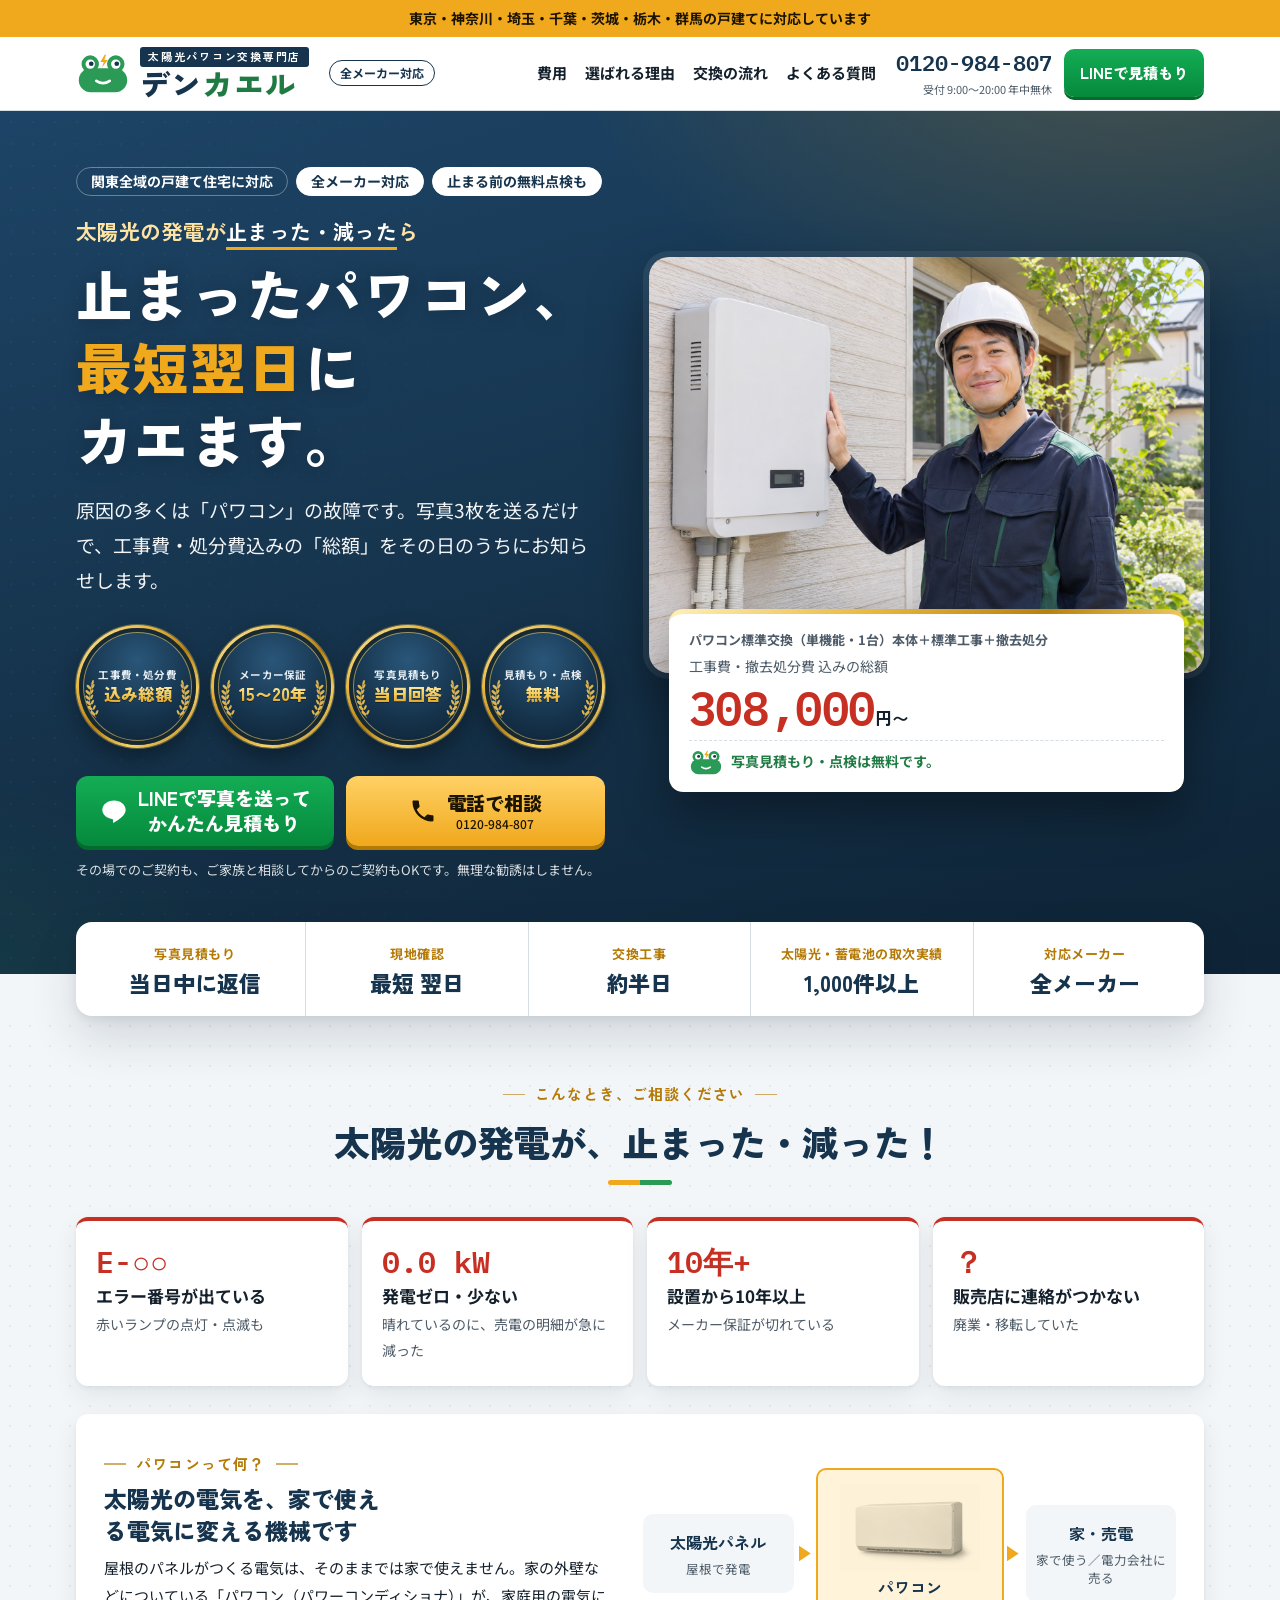
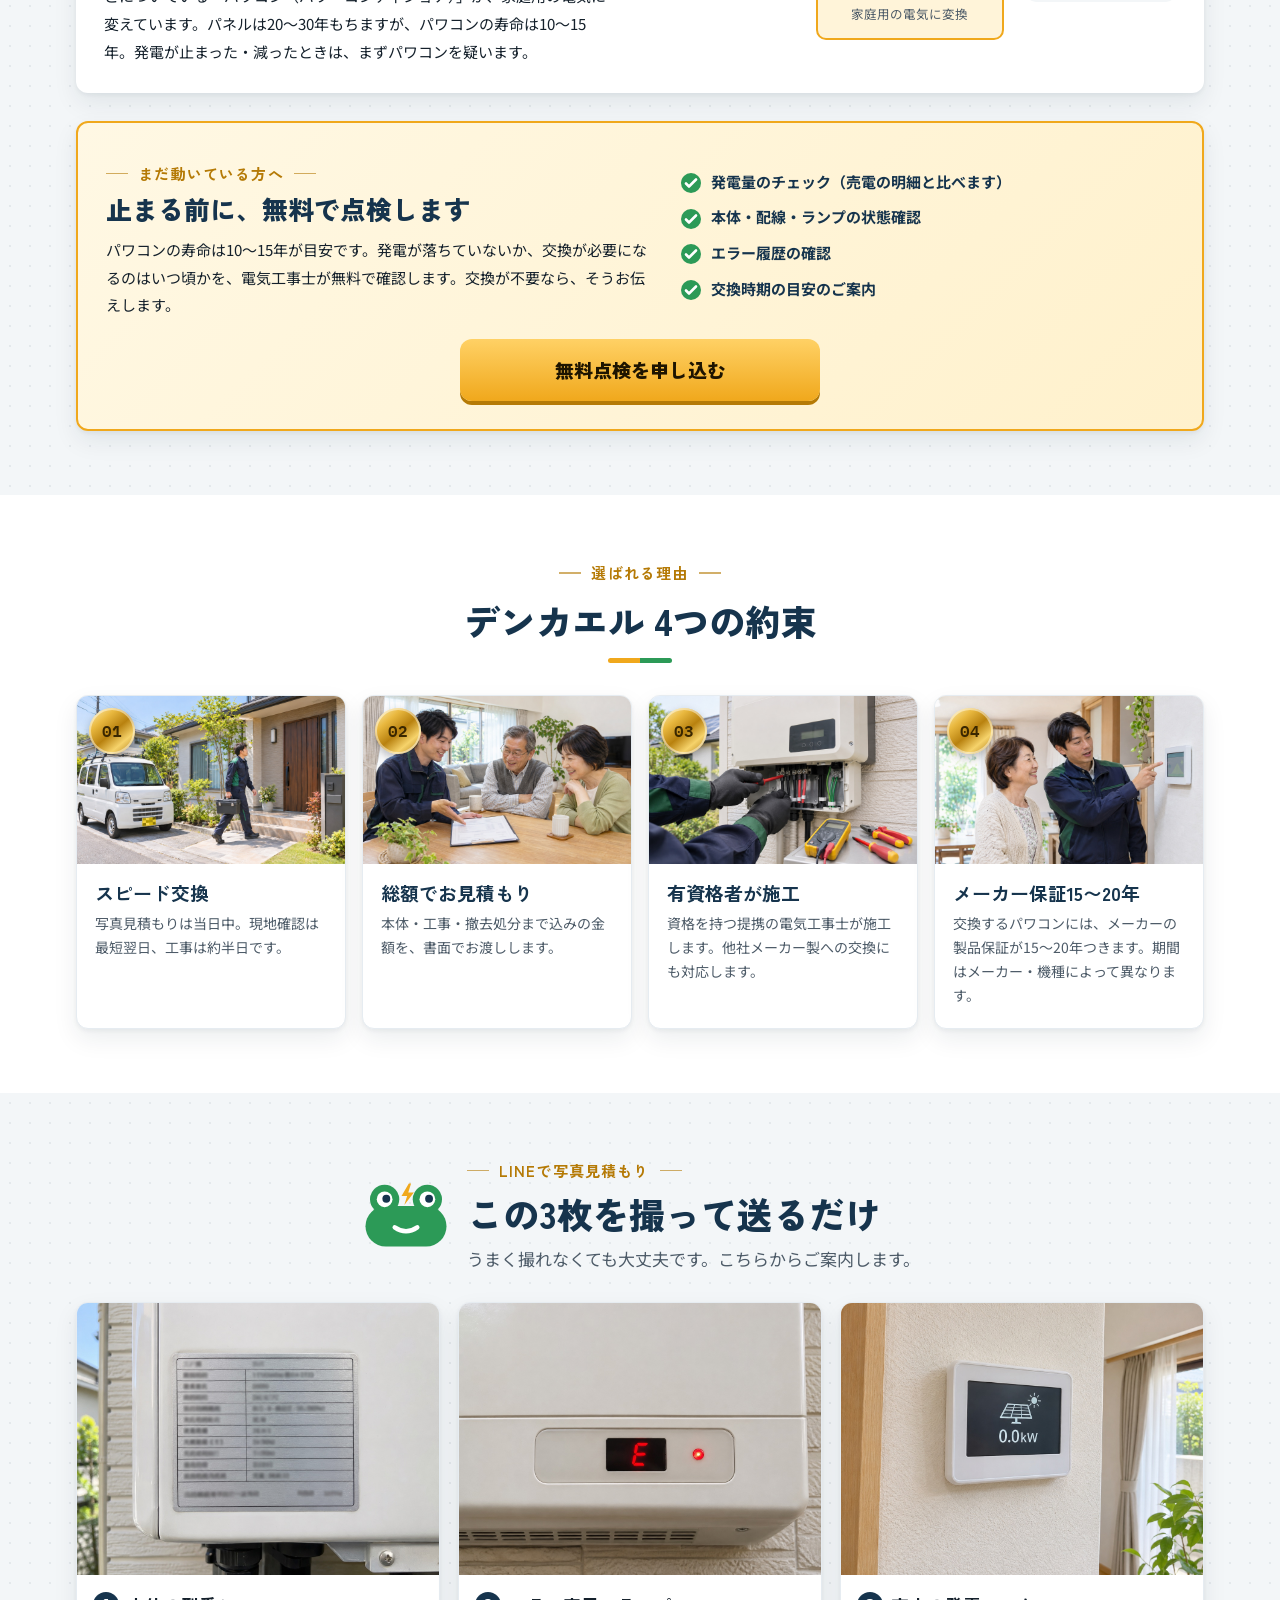
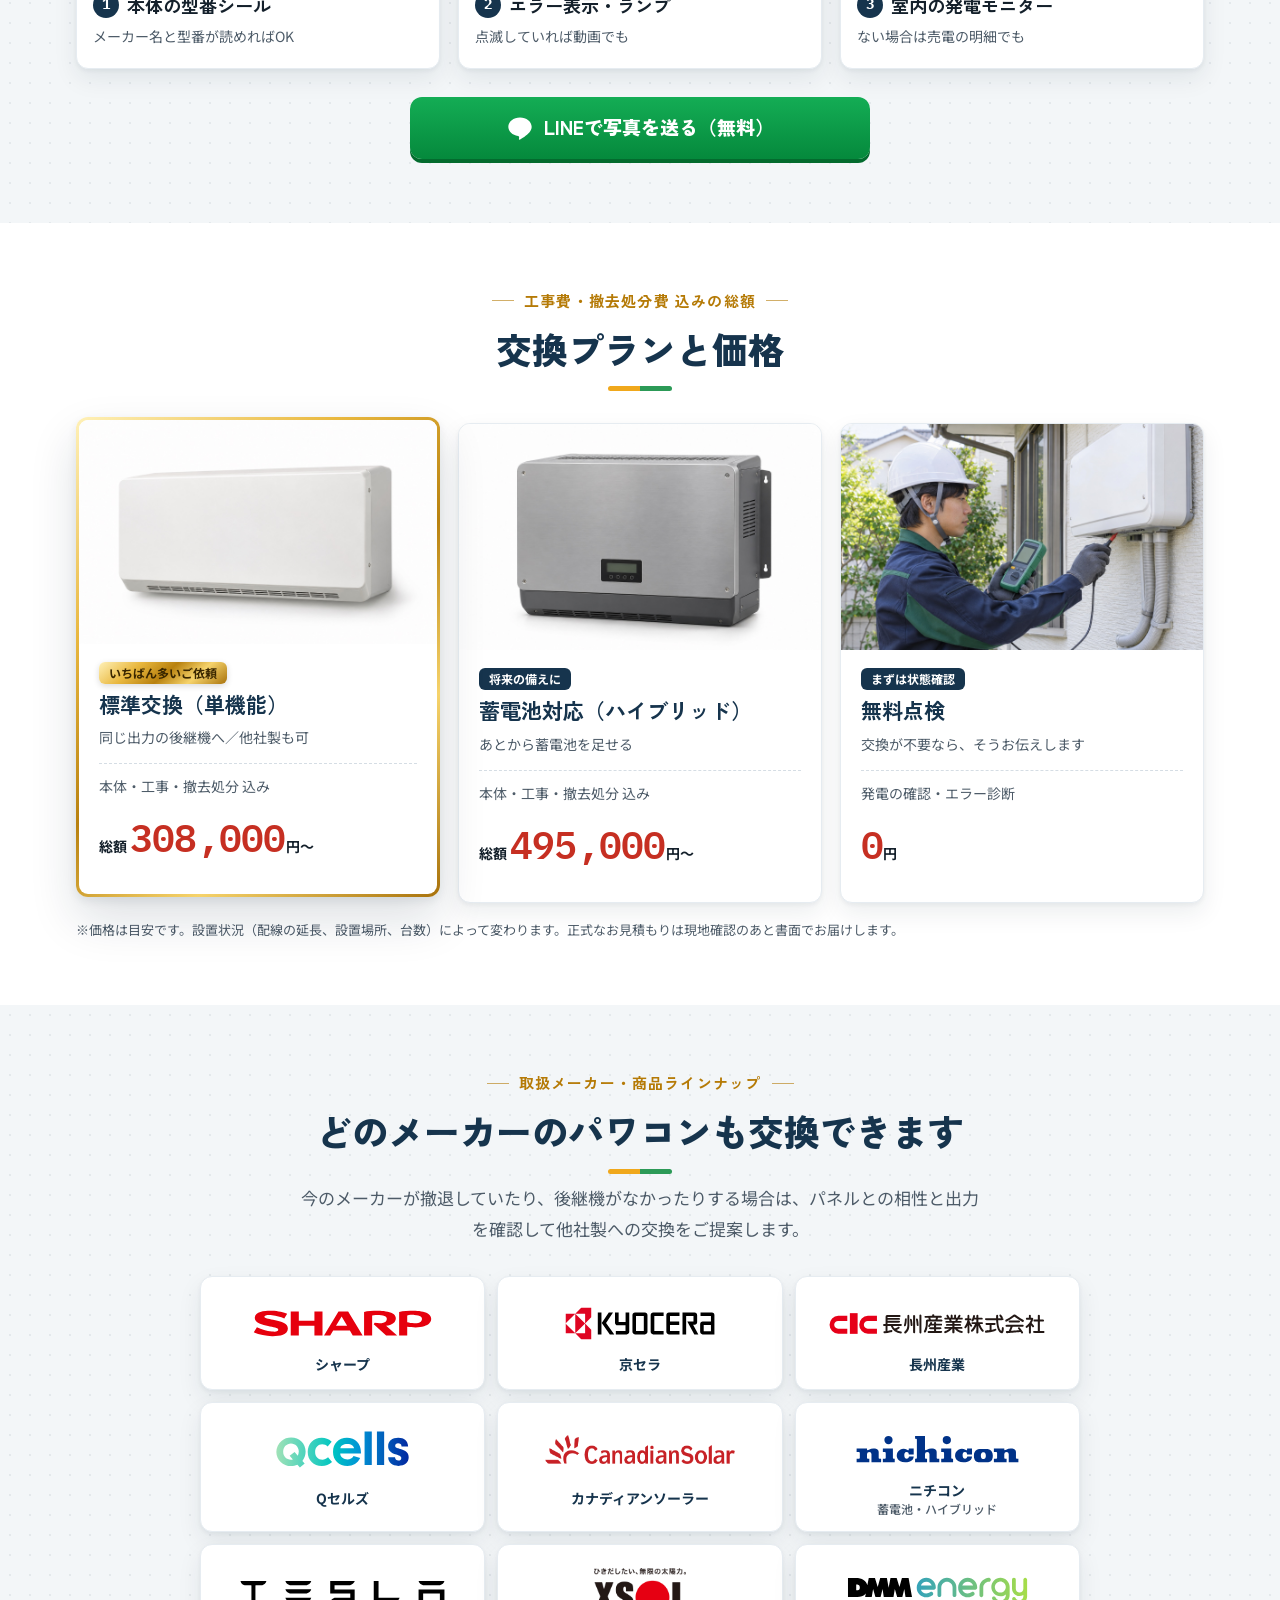
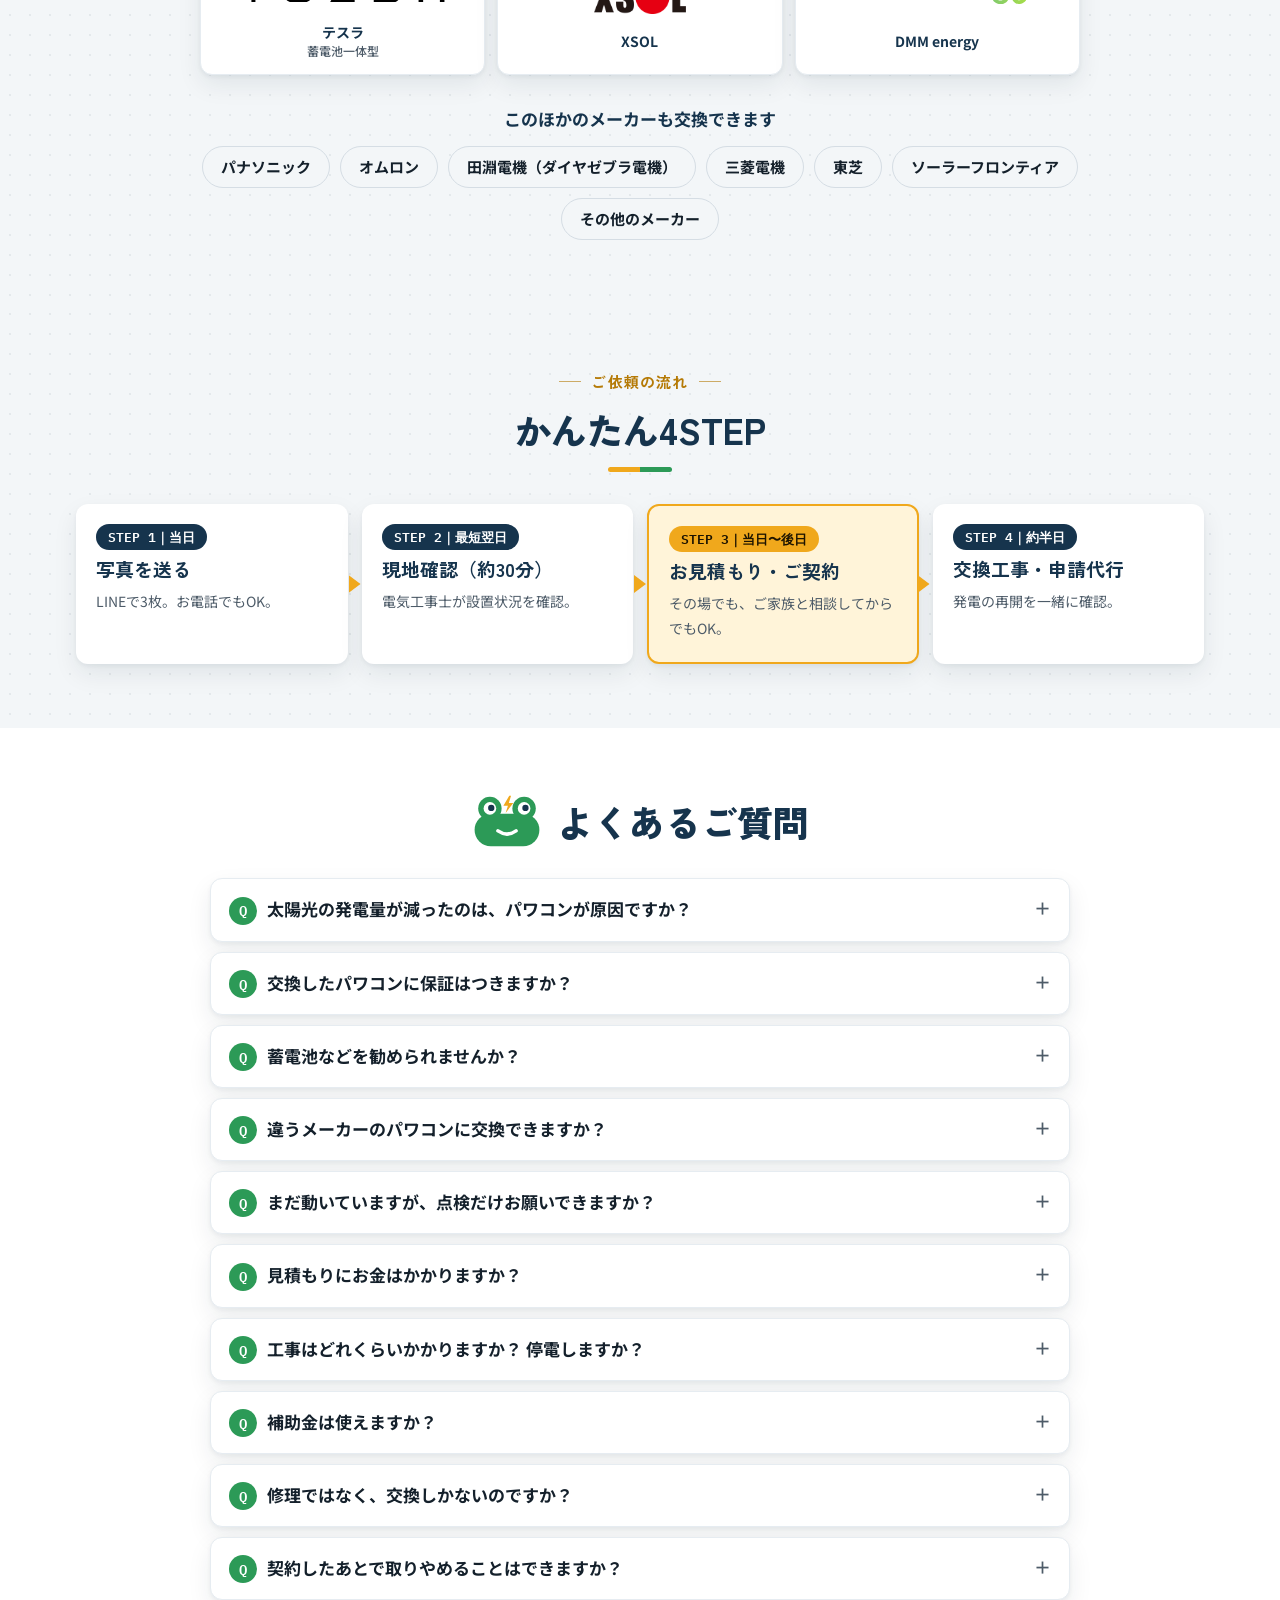
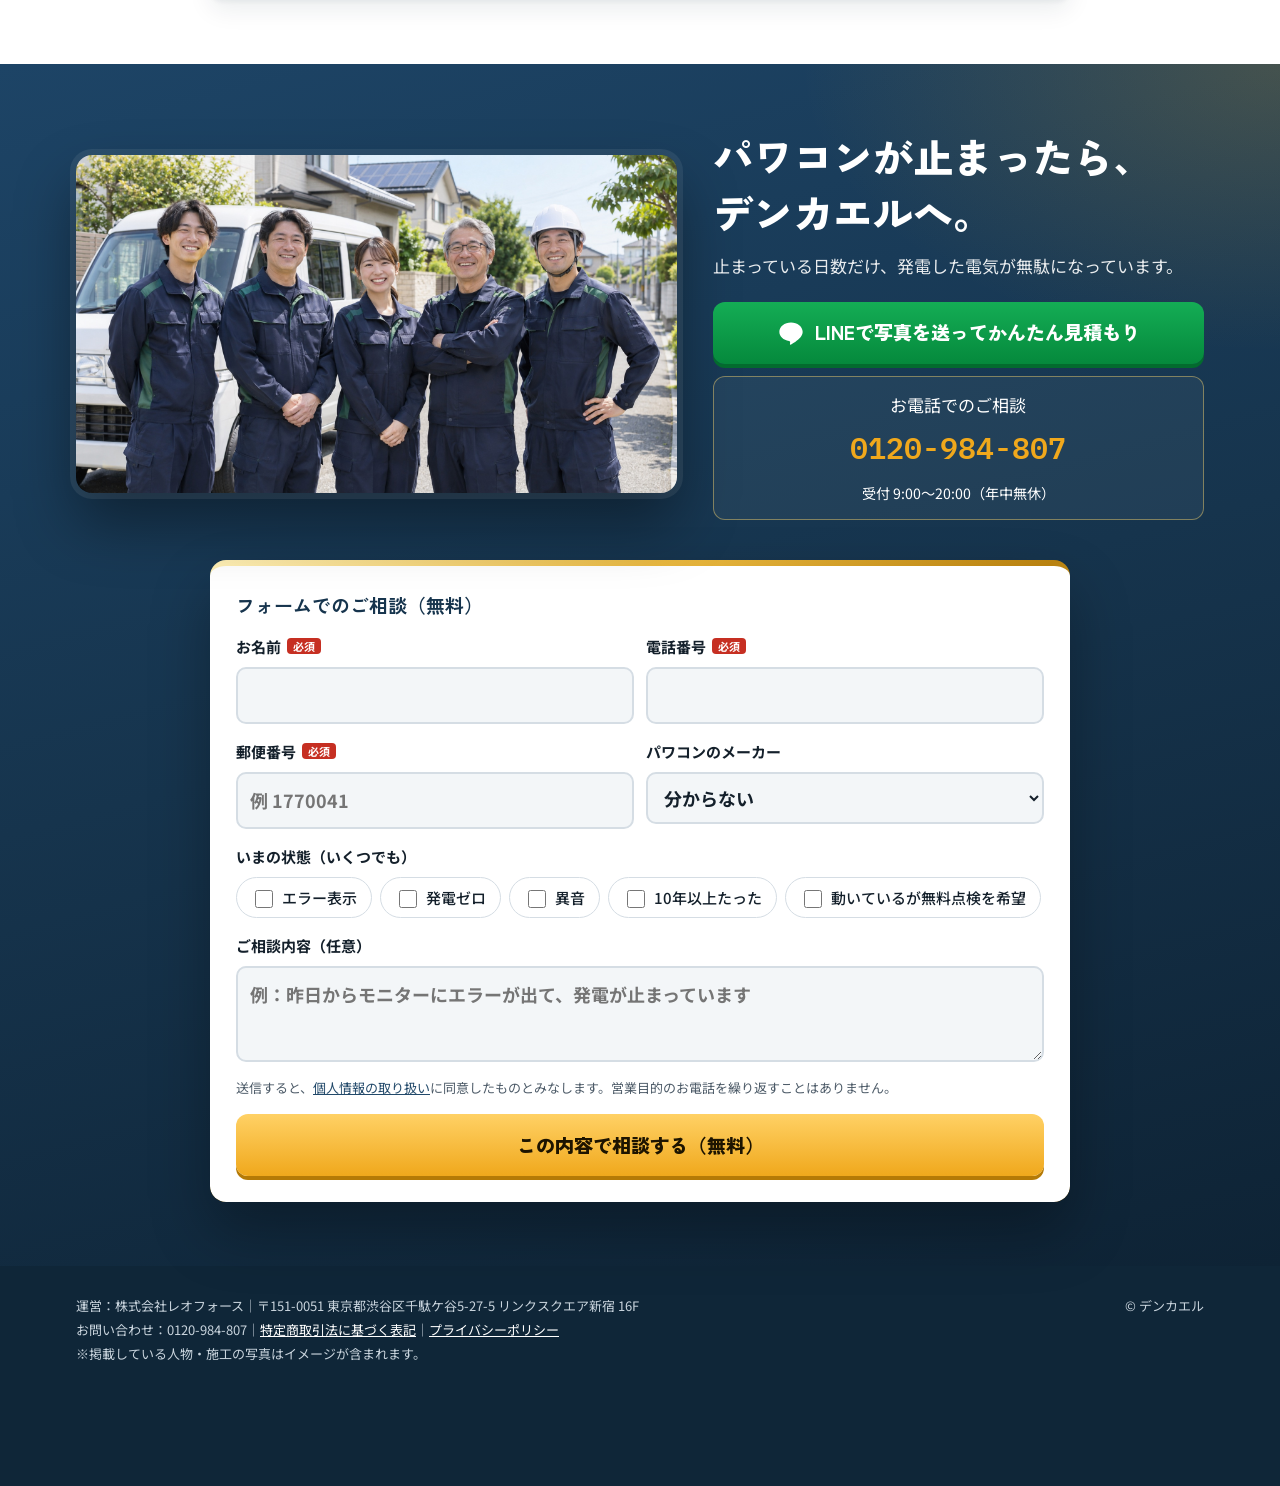
<file: lp/powercon-tokyo/kanto.html>
<!doctype html>
<html lang="ja">
<head>
<meta charset="utf-8">
<meta name="viewport" content="width=device-width, initial-scale=1, viewport-fit=cover">
<meta name="description" content="デンカエルのパワコン交換。関東全域（東京・神奈川・埼玉・千葉・茨城・栃木・群馬）の戸建てに対応、全メーカー対応。工事費・撤去処分費込みの総額表示、写真3枚で当日見積もり、止まる前の無料点検も受付。">
<link rel="icon" href="../../brand/denkaeru/icon.svg" type="image/svg+xml">
<title>太陽光のパワコン交換｜関東全域対応｜デンカエル</title>
<link rel="preconnect" href="https://fonts.googleapis.com">
<link rel="preconnect" href="https://fonts.gstatic.com" crossorigin>
<link rel="stylesheet" href="https://fonts.googleapis.com/css2?family=Zen+Kaku+Gothic+New:wght@500;700;900&family=Noto+Sans+JP:wght@400;500;700&family=IBM+Plex+Mono:wght@500;600&display=swap">
<style>
/* デンカエル LP（Claude Designの「LP案（PC・写真版）」「LP案（スマホ・写真版）」を実装）
   レイアウト：全幅の帯＋内側最大1160px。PCは2カラムのヒーロー、スマホは写真→本文の1カラム。
   ブランドの見た目で統一するため、ライトテーマ固定。 */
:root{
  color-scheme:light;
  --navy:#16344d; --navy-2:#22496a; --navy-deep:#0f2638;
  --frog:#2c9a57; --frog-text:#1f7a43; --frog-light:#6fd79a;
  --sun:#f0a81c; --sun-deep:#b57a06; --on-sun:#1d1400;
  --red:#c62f22; --cream:#fff4d9; --pale:#f3f6f8;
  --white:#ffffff; --fg:#14202b; --muted:#4d5b68; --line:#d5dde4;
  --line-btn:#05893c; --line-btn-shadow:#036b2e;
  --display:"Zen Kaku Gothic New","Hiragino Sans","Yu Gothic",sans-serif;
  --body:"Noto Sans JP","Hiragino Sans","Yu Gothic",sans-serif;
  --mono:"IBM Plex Mono",ui-monospace,Menlo,monospace;
  --r:12px;
  --gold:linear-gradient(140deg,#fff1b8 0%,#e9b83f 28%,#b8810f 52%,#f6d36b 74%,#a8720b 100%);
  --gold-text:linear-gradient(180deg,#fff3c4 0%,#f6cf5c 45%,#d99a1c 100%);
  --sh-1:0 2px 4px rgba(15,38,56,.05),0 10px 24px rgba(15,38,56,.08);
  --sh-2:0 4px 10px rgba(15,38,56,.08),0 22px 48px rgba(15,38,56,.14);
}
*{box-sizing:border-box}
html{scroll-behavior:smooth}
body{margin:0;background:var(--pale);color:var(--fg);font-family:var(--body);font-size:17px;line-height:1.85;-webkit-text-size-adjust:100%}
img{max-width:100%;height:auto;display:block}
.in{max-width:1160px;margin:0 auto;padding-left:max(16px,env(safe-area-inset-left,0px));padding-right:max(16px,env(safe-area-inset-right,0px))}
h1,h2,h3{font-family:var(--display);line-height:1.4;text-wrap:balance;margin:0}
h2{font-size:clamp(25px,4vw,36px);font-weight:900;color:var(--navy)}
h3{font-size:19px;font-weight:700}
p{margin:0}
a{color:var(--navy-2)}
:focus-visible{outline:3px solid var(--sun);outline-offset:2px}
.num{font-family:var(--mono);font-variant-numeric:tabular-nums;font-weight:600}
.band{padding-block:64px}
.band.white{background:var(--white)}
.head{display:grid;gap:8px;margin-bottom:32px;justify-items:center;text-align:center}
.kicker{font-family:var(--display);font-weight:700;font-size:15px;letter-spacing:.08em;color:var(--sun-deep)}
.lead{color:var(--muted);max-width:40em}

.proto{background:var(--cream);font-size:13px;line-height:1.6;padding-block:6px;border-bottom:1px solid var(--line)}
.ribbon{background:var(--sun);color:var(--on-sun);text-align:center;font-weight:700;font-size:14px;line-height:1.5;padding-block:8px}
.ribbon a{color:inherit}

header.site{background:var(--white);border-bottom:1px solid var(--line);position:sticky;top:env(safe-area-inset-top,0px);z-index:15}
body::before{content:"";position:fixed;inset:0 0 auto;height:env(safe-area-inset-top,0px);z-index:16;background:var(--white)}
header.site .in{display:flex;align-items:center;gap:20px;padding-block:10px}
.logo{display:flex;align-items:center;gap:10px;text-decoration:none;flex:none}
.logo svg{width:54px;height:43px}
.logo .txt{display:flex;flex-direction:column}
.logo .tag{align-self:flex-start;background:var(--navy);color:#fff;font-family:var(--display);font-weight:700;font-size:11px;letter-spacing:.16em;padding:1px 8px;border-radius:3px;line-height:1.6}
.logo .name{font-family:var(--display);font-weight:900;font-size:30px;line-height:1.1;letter-spacing:.04em}
.logo .name .d{color:var(--navy)} .logo .name .k{color:var(--frog-text)}
.dealer{display:flex;align-items:center;gap:8px;flex:none}
.dealer .badge{border:1.5px solid var(--navy);color:var(--navy);font-weight:700;font-size:12px;border-radius:999px;padding:1px 10px;white-space:nowrap}
.slot{border:1.5px dashed var(--muted);color:var(--muted);font-size:11px;font-weight:700;border-radius:6px;display:grid;place-items:center;text-align:center;line-height:1.3;background:var(--pale)}
.dealer .slot{width:96px;height:34px}
nav.gnav{display:flex;gap:18px;margin-left:auto}
nav.gnav a{color:var(--fg);text-decoration:none;font-weight:700;font-size:15px}
nav.gnav a:hover{color:var(--frog-text)}
.hd-cta{display:flex;align-items:center;gap:12px;flex:none}
.hd-tel{text-decoration:none;text-align:right;line-height:1.25}
.hd-tel .num{display:block;font-size:22px;color:var(--navy);white-space:nowrap}
.hd-tel small{font-size:11px;color:var(--muted)}
.hd-btn{background:var(--line-btn);color:#fff;text-decoration:none;font-family:var(--display);font-weight:900;font-size:15px;border-radius:10px;padding:10px 16px;box-shadow:0 3px 0 var(--line-btn-shadow);white-space:nowrap}
.hd-phone{display:none;width:48px;height:48px;border-radius:10px;background:var(--navy);place-items:center;margin-left:auto;color:var(--sun)}
.hd-phone svg{width:22px;height:22px}

.btn{display:flex;align-items:center;justify-content:center;gap:10px;min-height:62px;padding:10px 22px;border-radius:var(--r);font-family:var(--display);font-weight:900;font-size:19px;text-decoration:none;border:0;cursor:pointer;line-height:1.3;text-align:center}
.btn small{display:block;font-family:var(--body);font-weight:500;font-size:12px}
.btn svg{width:28px;height:28px;flex:none}
.btn-line{background:var(--line-btn);color:#fff;box-shadow:0 4px 0 var(--line-btn-shadow)}
.btn-tel{background:var(--sun);color:var(--on-sun);box-shadow:0 4px 0 var(--sun-deep)}
.btn:active{transform:translateY(2px);box-shadow:none}

.hero{background:var(--navy);color:#fff}
.hero .in{display:grid;grid-template-columns:1fr 1.05fr;gap:44px;align-items:center;padding-block:52px 60px}
.hero .chips{display:flex;flex-wrap:wrap;gap:8px;margin-bottom:16px}
.hero .chips span{border:1px solid rgba(255,255,255,.35);border-radius:999px;padding:1px 14px;font-size:14px;font-weight:700}
.hero .chips span.w{background:#fff;color:var(--navy);border-color:#fff}
.hero h1{font-size:clamp(34px,5vw,56px);font-weight:900;letter-spacing:.02em;line-height:1.3}
.hero h1 em{font-style:normal;color:var(--sun)}
.hero .sub{margin-top:16px;font-size:clamp(16px,1.8vw,19px);opacity:.95}
.hero .ctas{display:grid;grid-template-columns:1fr 1fr;gap:12px;max-width:560px}
.hero .note{font-size:13px;opacity:.85;margin-top:12px}
.hero-visual{position:relative;min-width:0}
.hero-visual picture img{width:100%;aspect-ratio:4/3;object-fit:cover;border-radius:16px}
.pricecard{position:relative;margin:-64px 20px 0;background:#fff;color:var(--fg);border-radius:14px;padding:16px 20px;box-shadow:0 16px 36px rgba(0,0,0,.28);display:grid;gap:4px}
.pricecard .t{font-size:13px;font-weight:700;color:var(--muted);line-height:1.5}
.pricecard .row{display:flex;flex-wrap:wrap;align-items:baseline;gap:4px 12px}
.pricecard .was{font-size:14px;color:var(--muted)}
.pricecard .was .num{font-size:19px;text-decoration:line-through;color:var(--fg)}
.pricecard .now{font-family:var(--mono);font-weight:600;font-size:46px;line-height:1.05;color:var(--red);letter-spacing:-.03em}
.pricecard .now small{font-family:var(--display);font-size:17px;color:var(--fg);letter-spacing:0}
.pricecard .help{display:flex;align-items:center;gap:8px;border-top:1px dashed var(--line);padding-top:8px;margin-top:4px;font-weight:700;font-size:14px;color:var(--frog-text)}
.pricecard .help svg{width:34px;height:27px;flex:none}

.trust{background:#fff;border-bottom:1px solid var(--line)}
.trust .in{display:grid;grid-template-columns:repeat(5,1fr)}
.trust .t{padding:18px 8px;text-align:center;display:grid;gap:2px;border-right:1px solid var(--line)}
.trust .t:last-child{border-right:0}
.trust .k{font-size:13px;font-weight:700;color:var(--muted)}
.trust .v{font-family:var(--display);font-weight:900;font-size:20px;color:var(--navy);line-height:1.3}
.trust .v.ph{color:var(--muted);font-size:16px}

.probs{display:grid;grid-template-columns:repeat(4,minmax(0,1fr));gap:14px}
.hero .pre{font-family:var(--display);font-weight:700;font-size:clamp(17px,2vw,21px);color:#ffe3a3;margin-bottom:6px;letter-spacing:.02em}
.hero .pre b{color:#fff;border-bottom:3px solid var(--sun);padding-bottom:1px}
.whatis{margin-top:28px;background:#fff;border-radius:var(--r);box-shadow:var(--sh-1);padding:28px;display:grid;grid-template-columns:1fr 1.05fr;gap:16px 32px;align-items:center}
.whatis h3{font-size:clamp(19px,2.3vw,23px);font-weight:900;color:var(--navy);margin:4px 0 8px}
.whatis p{font-size:15px;color:var(--fg)}
.wi-flow{list-style:none;margin:0;padding:0;display:grid;grid-template-columns:1fr 1.25fr 1fr;gap:22px;align-items:center}
.wi-flow li{position:relative;background:var(--pale);border-radius:10px;padding:14px 10px;display:grid;gap:2px;justify-items:center;text-align:center}
.wi-flow li:not(:last-child)::after{content:"";position:absolute;right:-17px;top:50%;width:12px;height:16px;transform:translateY(-50%);background:var(--sun);clip-path:polygon(0 0,100% 50%,0 100%)}
.wi-flow li.hl{background:var(--cream);border:2px solid var(--sun)}
.wi-flow img{width:100%;max-width:140px;aspect-ratio:16/10;object-fit:contain;mix-blend-mode:multiply}
.wi-flow b{font-family:var(--display);font-size:16px;color:var(--navy)}
.wi-flow span{font-size:12.5px;color:var(--muted);line-height:1.5}
.precheck{margin-top:28px;background:var(--cream);border:2px solid var(--sun);border-radius:var(--r);padding:28px;display:grid;grid-template-columns:1.1fr 1fr;gap:12px 32px;align-items:center}
.precheck h3{font-size:clamp(21px,2.6vw,26px);font-weight:900;color:var(--navy);margin:4px 0 8px}
.precheck p{color:var(--fg);font-size:15px}
.pc-list{list-style:none;margin:0;padding:0;display:grid;gap:8px}
.pc-list li{position:relative;padding-left:30px;font-weight:700;color:var(--navy);font-size:15px}
.pc-list li::before{content:"";position:absolute;left:0;top:.35em;width:20px;height:20px;border-radius:50%;background:var(--frog) url("data:image/svg+xml,%3Csvg xmlns='http://www.w3.org/2000/svg' viewBox='0 0 20 20'%3E%3Cpath d='M5 10.5l3 3 7-7' stroke='%23fff' stroke-width='2.6' fill='none' stroke-linecap='round' stroke-linejoin='round'/%3E%3C/svg%3E") center/100% no-repeat}
.pc-btn{grid-column:1/-1;justify-self:center;min-width:min(100%,360px);margin-top:8px}
.prob{background:#fff;border:1px solid var(--line);border-radius:var(--r);padding:20px;display:grid;gap:4px;align-content:start}
.prob .num{font-size:26px;color:var(--red);line-height:1.2}
.prob b{font-size:17px;line-height:1.5}
.prob span{font-size:14px;color:var(--muted)}

.reasons{display:grid;grid-template-columns:repeat(4,minmax(0,1fr));gap:16px}
.reason{background:var(--pale);border-radius:var(--r);overflow:hidden;display:grid;grid-template-rows:auto 1fr}
.reason img{width:100%;aspect-ratio:16/10;object-fit:cover}
.reason div{padding:16px 18px 20px;display:grid;gap:6px;align-content:start}
.reason .no{font-family:var(--mono);font-weight:600;color:var(--sun-deep);font-size:14px}
.reason b{font-family:var(--display);font-size:19px;color:var(--navy);line-height:1.4}
.reason div span:last-child{font-size:14px;color:var(--muted);line-height:1.7}

.guide{display:flex;align-items:center;justify-content:center;gap:16px;margin-bottom:28px}
.guide svg{width:90px;height:72px;flex:none}
.guide .g{display:grid;gap:4px}
.photos{display:grid;grid-template-columns:repeat(3,minmax(0,1fr));gap:18px}
.photo{background:#fff;border:1px solid var(--line);border-radius:var(--r);overflow:hidden}
.photo img{width:100%;aspect-ratio:4/3;object-fit:cover}
.photo div{padding:14px 16px 18px;display:grid;gap:2px}
.photo b{font-family:var(--display);font-size:18px;display:flex;align-items:center;gap:8px}
.photo b i{font-style:normal;font-family:var(--mono);background:var(--navy);color:#fff;border-radius:50%;width:26px;height:26px;display:grid;place-items:center;font-size:14px}
.photo span{font-size:14px;color:var(--muted)}
.center-cta{display:grid;grid-template-columns:minmax(0,460px);justify-content:center;margin-top:28px}

.plans{display:grid;grid-template-columns:repeat(3,minmax(0,1fr));gap:18px}
.plan{background:#fff;border:1px solid var(--line);border-radius:var(--r);overflow:hidden;display:grid;grid-template-rows:auto 1fr}
.plan.main{border:3px solid var(--sun)}
.plan img{width:100%;aspect-ratio:16/10;object-fit:cover;background:#fff}
.plan .b{padding:18px 20px 22px;display:grid;gap:6px;align-content:start}
.plan .tag{justify-self:start;font-size:12px;font-weight:700;background:var(--navy);color:#fff;border-radius:6px;padding:0 10px}
.plan.main .tag{background:var(--sun);color:var(--on-sun)}
.plan h3{font-size:21px;color:var(--navy)}
.plan .d{font-size:14px;color:var(--muted)}
.plan .p{border-top:1px dashed var(--line);margin-top:6px;padding-top:10px;display:grid;gap:2px}
.plan .p .was{font-size:14px;color:var(--muted)}
.plan .p .was .num{font-size:18px;color:var(--fg)}
.plan .p .now{font-weight:700;font-size:14px}
.plan .p .now .num{font-size:34px;color:var(--red);letter-spacing:-.02em}
.fine{font-size:13px;color:var(--muted);margin-top:16px;line-height:1.7}

.sim{margin-top:28px;background:#fff;border:1px solid var(--line);border-radius:var(--r);padding:24px;display:grid;grid-template-columns:1fr 1fr;gap:24px;align-items:center}
.white .sim{background:var(--pale)}
.sim h3{margin-bottom:12px;color:var(--navy)}
.field{display:grid;gap:6px;margin-bottom:14px}
.field label{font-size:15px;font-weight:700}
.field .row{display:flex;align-items:center;gap:8px}
input,select,textarea{font:inherit;font-size:18px;padding:10px 12px;border:2px solid var(--line);border-radius:10px;background:#fff;color:var(--fg);width:100%;min-height:52px}
.field input{max-width:180px;text-align:right;font-family:var(--mono)}
.field select{max-width:180px}
.sim-out{background:var(--navy);color:#fff;border-radius:var(--r);padding:20px;display:grid;gap:8px}
.sim-out .r{display:flex;justify-content:space-between;gap:12px;border-bottom:1px solid rgba(255,255,255,.15);padding-bottom:6px;font-size:15px}
.sim-out .big{display:flex;justify-content:space-between;align-items:baseline;gap:12px}
.sim-out .big .num{font-size:34px;color:var(--sun)}
.sim-out small{opacity:.8;font-size:12px}

.subsidy{display:grid;grid-template-columns:.85fr 1.15fr;gap:28px;align-items:start}
.half{background:var(--cream);border-radius:var(--r);padding:28px;display:grid;gap:6px;text-align:center}
.half .big{font-family:var(--display);font-weight:900;color:var(--navy);font-size:clamp(32px,4.4vw,46px);line-height:1.2}
.half small{font-size:13px;color:var(--muted)}
dl.dl{display:grid;grid-template-columns:7.5em 1fr;margin:0;border-top:1px solid var(--line)}
dl.dl dt,dl.dl dd{margin:0;padding:12px 4px;border-bottom:1px solid var(--line)}
dl.dl dt{font-weight:700;color:var(--navy)}

.brands{list-style:none;margin:0 auto;padding:0;display:grid;grid-template-columns:repeat(3,minmax(0,1fr));gap:12px;max-width:880px}
.brands li{background:#fff;border:1px solid var(--line);border-radius:var(--r);padding:22px 14px 14px;display:grid;grid-template-rows:48px auto;justify-items:center;align-items:center;gap:8px;text-align:center}
.brands img{height:var(--h,30px);width:auto;max-width:100%;object-fit:contain}
.brands span{font-weight:700;font-size:14px;color:var(--navy);line-height:1.4}
.brands small{display:block;font-weight:500;font-size:12px;color:var(--muted)}
.brands-more{text-align:center;font-weight:700;color:var(--navy);margin:28px 0 12px}
.makers{list-style:none;margin:0 auto;padding:0;display:flex;flex-wrap:wrap;justify-content:center;gap:10px;max-width:900px}
.makers li{background:var(--pale);border:1px solid var(--line);border-radius:999px;padding:6px 18px;font-weight:700;font-size:15px}

.steps{list-style:none;margin:0;padding:0;display:grid;grid-template-columns:repeat(4,minmax(0,1fr));gap:14px}
.steps li{background:#fff;border:1px solid var(--line);border-radius:var(--r);padding:20px;display:grid;gap:6px;align-content:start}
.steps li.pause{border:2px solid var(--sun);background:var(--cream)}
.steps .when{font-family:var(--mono);font-weight:600;font-size:13px;color:var(--sun-deep)}
.steps b{font-family:var(--display);font-size:19px;color:var(--navy);line-height:1.4}
.steps li span:last-child{font-size:14px;color:var(--muted)}

.faq-head{display:flex;align-items:center;justify-content:center;gap:14px;margin-bottom:28px}
.faq-head svg{width:72px;height:58px}
.faq{display:grid;gap:10px;max-width:860px;margin:0 auto}
.faq details{background:var(--pale);border:1px solid var(--line);border-radius:var(--r)}
.faq summary{cursor:pointer;list-style:none;padding:16px 50px 16px 18px;font-weight:700;position:relative;line-height:1.6}
.faq summary::-webkit-details-marker{display:none}
.faq summary::before{content:"Q";font-family:var(--mono);font-weight:600;color:var(--frog-text);margin-right:10px}
.faq summary::after{content:"＋";position:absolute;right:18px;top:15px;color:var(--muted)}
.faq details[open] summary::after{content:"－"}
.faq .a{padding:0 18px 18px;color:var(--muted);font-size:16px}

.final{background:var(--navy);color:#fff}
.final .top{display:grid;grid-template-columns:1.1fr .9fr;gap:36px;align-items:center}
.final .top img{width:100%;aspect-ratio:16/9;object-fit:cover;border-radius:16px}
.final h2{color:#fff;font-size:clamp(28px,4vw,40px)}
.final .top p{opacity:.9;margin:10px 0 20px}
.final .ctas{display:grid;gap:12px}
.final .telbox{text-align:center;border:1px solid rgba(255,255,255,.25);border-radius:var(--r);padding:12px;text-decoration:none;color:#fff;display:block}
.final .telbox .num{display:block;font-size:30px;color:var(--sun)}
.form{margin:40px auto 0;background:#fff;color:var(--fg);border-radius:16px;padding:26px;display:grid;gap:14px;max-width:860px}
.form h3{color:var(--navy)}
.form .two{display:grid;grid-template-columns:1fr 1fr;gap:12px}
.form label{font-weight:700;font-size:15px;display:block}
.form label input,.form label select,.form label textarea{display:block;margin-top:6px}
.form input,.form select,.form textarea{background:var(--pale)}
.form .req{font-size:11px;background:var(--red);color:#fff;border-radius:4px;padding:0 6px;margin-left:6px;vertical-align:2px}
.form textarea{min-height:96px;resize:vertical}
.form fieldset{border:0;padding:0;margin:0}
.form legend{font-weight:700;font-size:15px;margin-bottom:6px;padding:0}
.chips2{display:flex;flex-wrap:wrap;gap:8px}
.chips2 label{display:inline-flex;align-items:center;gap:6px;font-weight:500;border:1.5px solid var(--line);border-radius:999px;padding:6px 14px;cursor:pointer}
.chips2 input{width:18px;height:18px;min-height:0;accent-color:var(--navy-2)}
.chips2 label:has(input:checked){border-color:var(--sun);background:var(--cream)}
.form .agree{font-size:13px;color:var(--muted)}
.form .btn{width:100%}
.thanks{background:var(--cream);border-radius:10px;padding:14px;font-weight:700}
/* WordPress（Contact Form 7）で出力されるフォーム部品 */
.form p{margin:0}
.form .two>p{display:contents}
.form>.wpcf7-turnstile{order:2;justify-self:center}
.form>p:has(input[type=submit]){order:3}
.form>.wpcf7-response-output{order:4}
.form br{display:none}
.wpcf7-form-control-wrap{display:block}
.chips2 .wpcf7-checkbox{display:flex;flex-wrap:wrap;gap:8px}
.chips2 .wpcf7-list-item{margin:0}
.wpcf7-not-valid-tip{display:block;color:var(--red);font-size:13px;font-weight:700;margin-top:4px}
.wpcf7-not-valid{border-color:var(--red)!important}
.form .wpcf7-response-output{margin:4px 0 0;padding:14px;border:0!important;border-radius:10px;background:var(--cream);font-weight:700}
.form.invalid .wpcf7-response-output,.form.failed .wpcf7-response-output{background:#fde8e6;color:var(--red)}
.form .wpcf7-spinner{display:block;margin:8px auto 0}
.form input[type=submit].btn{width:100%;-webkit-appearance:none;appearance:none;border:0;min-height:62px;font-family:var(--display);font-weight:900;font-size:19px;cursor:pointer}
.form input[type=submit].btn-tel{background:linear-gradient(180deg,#ffd165 0%,#f0a81c 100%);color:var(--on-sun);box-shadow:0 4px 0 var(--sun-deep)}
.form input[type=submit].btn-tel:disabled{opacity:.7;cursor:wait}

footer{background:var(--navy-deep);color:#c9d4dd;font-size:13px;padding-block:28px 120px}
footer .in{display:flex;justify-content:space-between;gap:16px;flex-wrap:wrap}
footer a{color:#fff}

.sticky{position:fixed;left:0;right:0;bottom:0;z-index:20;background:#fff;border-top:1px solid var(--line);
  padding:8px max(10px,env(safe-area-inset-right,0px)) calc(10px + env(safe-area-inset-bottom,0px)) max(10px,env(safe-area-inset-left,0px));
  display:none;grid-template-columns:1.2fr .8fr;gap:8px;box-shadow:0 -6px 18px rgba(0,0,0,.08)}
.sticky .btn{min-height:52px;font-size:16px;padding:6px 10px}


/* ===== リッチ化レイヤー ===== */
/* ヒーローの4つの安心：金縁＋月桂樹のメダル */
.marks{list-style:none;padding:0;display:grid;grid-template-columns:repeat(4,minmax(0,1fr));gap:12px;margin:28px 0;max-width:540px}
.marks li{position:relative;aspect-ratio:1;border-radius:50%;display:flex;flex-direction:column;align-items:center;justify-content:center;text-align:center;line-height:1.2;
  border:3px solid transparent;
  background:radial-gradient(circle at 50% 28%,#2a5679 0%,#16344d 55%,#0b1e2e 100%) padding-box,var(--gold) border-box;
  box-shadow:0 0 0 1px rgba(246,211,107,.35),0 10px 22px rgba(0,0,0,.35),inset 0 0 0 4px rgba(11,30,46,.9),inset 0 0 0 5px rgba(246,211,107,.55)}
.marks .lr{position:absolute;bottom:9%;left:5.5%;width:12%;height:60%;color:#e9bd52;opacity:.95}
.marks .lr.r{left:auto;right:5.5%;transform:scaleX(-1)}
.marks .ml{position:relative;font-size:10.5px;font-weight:700;color:#e6edf3;letter-spacing:.02em;max-width:72%}
.marks b{position:relative;margin-top:3px;font-family:var(--display);font-weight:900;font-size:17px;letter-spacing:0;white-space:nowrap;
  background:var(--gold-text);-webkit-background-clip:text;background-clip:text;color:transparent;filter:drop-shadow(0 1px 0 rgba(0,0,0,.35))}

/* ヒーロー：光と奥行き */
.hero{position:relative;overflow:hidden;background:
  radial-gradient(900px 520px at 88% -10%,rgba(240,168,28,.22),transparent 62%),
  radial-gradient(700px 500px at -10% 110%,rgba(44,154,87,.18),transparent 60%),
  linear-gradient(165deg,#1d4466 0%,#16344d 48%,#0e2335 100%)}
.hero::before{content:"";position:absolute;inset:0;pointer-events:none;opacity:.5;
  background-image:radial-gradient(rgba(255,255,255,.07) 1px,transparent 1.4px);background-size:22px 22px;
  -webkit-mask-image:linear-gradient(90deg,#000,transparent 55%);mask-image:linear-gradient(90deg,#000,transparent 55%)}
.hero .in{position:relative;padding-block:56px 92px}
.hero h1{text-shadow:0 2px 18px rgba(0,0,0,.25)}
.hero .chips span{backdrop-filter:blur(2px)}
.hero-visual picture img{border-radius:20px;box-shadow:0 0 0 6px rgba(255,255,255,.07),0 30px 60px rgba(0,0,0,.4)}
.pricecard{border-top:5px solid transparent;background:linear-gradient(#fff,#fff) padding-box,var(--gold) border-box;box-shadow:0 22px 48px rgba(0,0,0,.35)}

/* 信頼バー：ヒーローに重なるカード */
.trust{background:transparent;border:0;position:relative;z-index:2;margin-top:-52px}
.trust .in{background:#fff;border-radius:16px;box-shadow:var(--sh-2);padding-inline:8px;max-width:1128px}
.trust .t{padding:20px 8px}
.trust .v{font-size:22px}
.trust .k{color:var(--sun-deep);letter-spacing:.04em}

/* ボタン：グラデーションと立体感 */
.btn,.hd-btn{transition:transform .15s ease,box-shadow .15s ease,filter .15s ease}
.btn-line,.hd-btn{background:linear-gradient(180deg,#14ad55 0%,#05893c 100%)}
.btn-tel{background:linear-gradient(180deg,#ffd165 0%,#f0a81c 100%)}
.btn:hover,.hd-btn:hover{filter:brightness(1.05);transform:translateY(-1px)}
.btn:active,.hd-btn:active{transform:translateY(2px);box-shadow:none}

/* セクション見出し：飾り罫 */
.band{position:relative}
.band:not(.white):not(.final){background-color:var(--pale);background-image:radial-gradient(rgba(22,52,77,.07) 1px,transparent 1.3px);background-size:20px 20px}
.head h2{position:relative;padding-bottom:18px}
.head h2::after{content:"";position:absolute;left:50%;bottom:0;transform:translateX(-50%);width:64px;height:5px;border-radius:3px;
  background:linear-gradient(90deg,var(--sun) 0 50%,var(--frog) 50% 100%)}
.kicker{display:inline-flex;align-items:center;gap:10px}
.kicker::before,.kicker::after{content:"";width:22px;height:1.5px;background:currentColor;opacity:.6}

/* 症状カード */
.prob{border:0;border-top:4px solid var(--red);box-shadow:var(--sh-1);padding:22px 20px}
.prob .num{font-size:30px}
.precheck{box-shadow:var(--sh-1);background:linear-gradient(135deg,#fff8e4 0%,#fff1cc 100%)}

/* 選ばれる理由：金のナンバーメダル */
.reason{position:relative;background:#fff;box-shadow:var(--sh-1);border:1px solid #e6ecf1}
.reason .no{position:absolute;top:12px;left:12px;width:46px;height:46px;border-radius:50%;display:grid;place-items:center;
  background:var(--gold);color:#3a2700;font-size:16px;box-shadow:0 4px 10px rgba(0,0,0,.25),inset 0 0 0 2px rgba(255,255,255,.45)}
.reason img{transition:none}

/* 写真3枚・料金プラン・メーカー */
.photo,.brands li,.steps li,.faq details{box-shadow:var(--sh-1);border-color:#e6ecf1}
.plan{box-shadow:var(--sh-1);border-color:#e6ecf1}
.plan.main{position:relative;border:3px solid transparent;background:linear-gradient(#fff,#fff) padding-box,var(--gold) border-box;box-shadow:var(--sh-2);transform:translateY(-6px)}
.plan.main .tag{background:var(--gold);color:#3a2700;box-shadow:0 2px 6px rgba(0,0,0,.15)}
.plan .p .now .num{font-size:38px}
.sim{box-shadow:var(--sh-1)}
.sim-out{background:linear-gradient(160deg,#1d4466,#0f2638)}

/* 補助金 */
.half{position:relative;overflow:hidden;background:radial-gradient(circle at 50% 0%,#fffdf5 0%,#fff1cc 70%);border:2px solid #f3d58a;box-shadow:var(--sh-1)}
.half .big{background:linear-gradient(180deg,#22496a,#0f2638);-webkit-background-clip:text;background-clip:text;color:transparent}

/* ご依頼の流れ：矢印でつなぐ */
.steps li{position:relative;border:0}
.steps li:not(:last-child)::after{content:"";position:absolute;right:-13px;top:50%;width:12px;height:18px;transform:translateY(-50%);
  background:var(--sun);clip-path:polygon(0 0,100% 50%,0 100%);z-index:1}
.steps .when{justify-self:start;background:var(--navy);color:#fff;border-radius:999px;padding:1px 12px}
.steps li.pause .when{background:var(--sun);color:var(--on-sun)}

/* よくある質問 */
.faq details{background:#fff}
.faq summary::before{display:inline-grid;place-items:center;width:28px;height:28px;border-radius:50%;background:var(--frog);color:#fff;font-size:14px}

/* 最後のCTA */
.final{background:
  radial-gradient(800px 480px at 100% 0%,rgba(240,168,28,.2),transparent 60%),
  linear-gradient(165deg,#1d4466 0%,#16344d 50%,#0e2335 100%)}
.final .top img{box-shadow:0 0 0 6px rgba(255,255,255,.07),0 30px 60px rgba(0,0,0,.4)}
.final .telbox{background:rgba(255,255,255,.05);border-color:rgba(246,211,107,.45)}
.form{box-shadow:0 30px 60px rgba(0,0,0,.3);border-top:6px solid transparent;background:linear-gradient(#fff,#fff) padding-box,var(--gold) border-box}

@media (max-width:1080px){
  nav.gnav{display:none}
  .hd-cta{margin-left:auto}
  .reasons,.probs{grid-template-columns:repeat(2,minmax(0,1fr))}
}
@media (max-width:860px){
  .hero .in{grid-template-columns:1fr;gap:0;padding-block:0 32px}
  .hero-visual{order:-1;margin-left:calc(-1 * max(16px,env(safe-area-inset-left,0px)));margin-right:calc(-1 * max(16px,env(safe-area-inset-right,0px)))}
  .hero-visual picture img{border-radius:0;aspect-ratio:13/8}
  .pricecard{margin:-40px 16px 20px}
  .trust .in{grid-template-columns:repeat(2,1fr)}
  .trust .t{border-bottom:1px solid var(--line)}
  .trust .t:nth-child(2n){border-right:0}
  .trust .t:last-child{grid-column:1/-1;border-bottom:0}
  .photos,.plans{grid-template-columns:1fr}
  .sim,.subsidy,.final .top{grid-template-columns:1fr}
  .steps{grid-template-columns:1fr 1fr}
  .sticky{display:grid}
}
@media (max-width:600px){
  body{font-size:16px}
  .band{padding-block:44px}
  .hd-cta,.dealer{display:none}
  .hd-phone{display:grid}
  .logo svg{width:42px;height:34px}
  .logo .name{font-size:24px}
  .logo .tag{font-size:9px}
  .hero .ctas{grid-template-columns:1fr}
  .reasons,.probs{grid-template-columns:1fr}
  .precheck{grid-template-columns:1fr;padding:22px 18px}
  .whatis{grid-template-columns:1fr;padding:22px 18px}
  .wi-flow{grid-template-columns:1fr;gap:18px}
  .wi-flow li:not(:last-child)::after{right:auto;left:50%;top:auto;bottom:-15px;transform:translateX(-50%) rotate(90deg)}
  .reason{grid-template-columns:120px 1fr;grid-template-rows:auto}
  .reason img{height:100%;aspect-ratio:auto}
  .reason div{padding:12px 14px}
  .reason b{font-size:17px}
  .steps{grid-template-columns:1fr}
  .brands{grid-template-columns:repeat(2,minmax(0,1fr));gap:10px}
  .brands li{padding:16px 10px 12px;grid-template-rows:40px auto}
  .brands li:last-child:nth-child(odd){grid-column:1/-1}
  .brands img{height:calc(var(--h,30px) * .8)}
  .form .two{grid-template-columns:1fr}
  .guide svg{width:64px;height:51px}
}
@media (max-width:860px){
  .hero .in{padding-block:0 76px}
  .steps li:not(:last-child)::after{display:none}
  .plan.main{transform:none}
}
@media (max-width:600px){
  .marks{gap:8px;margin:22px 0}
  .marks li{border-width:2px;box-shadow:0 0 0 1px rgba(246,211,107,.35),0 6px 14px rgba(0,0,0,.35),inset 0 0 0 3px rgba(11,30,46,.9),inset 0 0 0 4px rgba(246,211,107,.55)}
  .marks .ml{font-size:8.5px;white-space:nowrap;letter-spacing:-.03em;max-width:none}
  .marks b{font-size:12px;margin-top:1px}
  .trust{margin-top:-44px}
  .trust .v{font-size:19px}
  .reason .no{width:36px;height:36px;font-size:13px;top:8px;left:8px}
}
@media (prefers-reduced-motion:reduce){html{scroll-behavior:auto}.btn,.hd-btn{transition:none}}
</style>
</head>
<body>


<svg width="0" height="0" style="position:absolute" aria-hidden="true">
  <symbol id="frog" viewBox="0 0 80 64">
    <circle cx="21" cy="18" r="13" fill="#2c9a57"/><circle cx="59" cy="18" r="13" fill="#2c9a57"/>
    <rect x="4" y="24" width="72" height="36" rx="18" fill="#2c9a57"/>
    <circle cx="21" cy="18" r="7" fill="#fff"/><circle cx="59" cy="18" r="7" fill="#fff"/>
    <circle cx="22.5" cy="17.5" r="3.5" fill="#16344d"/><circle cx="60.5" cy="17.5" r="3.5" fill="#16344d"/>
    <path d="M30 43 Q40 50 50 43" stroke="#fff" stroke-width="4" fill="none" stroke-linecap="round"/>
    <path d="M42.5 4 L36 15 h5 l-2.5 8 L47 12 h-5 l2.5 -8z" fill="#f0a81c"/>
  </symbol>
  <symbol id="i-line" viewBox="0 0 24 24"><path fill="#fff" d="M12 3C6.5 3 2 6.6 2 11c0 3.9 3.5 7.2 8.3 7.9.3.1.8.2.9.5.1.3.1.7 0 1l-.1.9c0 .3-.2 1 .9.5s5.9-3.5 8-6c1.4-1.6 2-3.2 2-4.8C22 6.6 17.5 3 12 3Z"/></symbol>
  <symbol id="i-tel" viewBox="0 0 24 24"><path fill="currentColor" d="M6.6 10.8a15.1 15.1 0 0 0 6.6 6.6l2.2-2.2c.3-.3.7-.4 1-.2 1.1.4 2.3.6 3.6.6.6 0 1 .4 1 1V20c0 .6-.4 1-1 1A17 17 0 0 1 3 4c0-.6.4-1 1-1h3.5c.6 0 1 .4 1 1 0 1.3.2 2.5.6 3.6.1.3 0 .7-.2 1l-2.3 2.2Z"/></symbol>
  <symbol id="laurel" viewBox="0 0 24 64"><path d="M18 63 C7 52 4.5 30 12.5 3" fill="none" stroke="currentColor" stroke-width="1.4" stroke-linecap="round"/><g fill="currentColor"><ellipse cx="13.4" cy="56.0" rx="2.3" ry="5.2" transform="rotate(-48 13.4 56.0)"/><ellipse cx="20.2" cy="54.6" rx="1.9" ry="4.4" transform="rotate(28 20.2 54.6)"/><ellipse cx="8.9" cy="47.5" rx="2.3" ry="5.2" transform="rotate(-48 8.9 47.5)"/><ellipse cx="15.7" cy="46.1" rx="1.9" ry="4.4" transform="rotate(28 15.7 46.1)"/><ellipse cx="5.9" cy="38.5" rx="2.3" ry="5.2" transform="rotate(-48 5.9 38.5)"/><ellipse cx="12.7" cy="37.1" rx="1.9" ry="4.4" transform="rotate(28 12.7 37.1)"/><ellipse cx="4.6" cy="29.5" rx="2.3" ry="5.2" transform="rotate(-48 4.6 29.5)"/><ellipse cx="11.4" cy="28.1" rx="1.9" ry="4.4" transform="rotate(28 11.4 28.1)"/><ellipse cx="5.0" cy="20.5" rx="2.3" ry="5.2" transform="rotate(-48 5.0 20.5)"/><ellipse cx="11.8" cy="19.1" rx="1.9" ry="4.4" transform="rotate(28 11.8 19.1)"/><ellipse cx="6.8" cy="11.5" rx="2.3" ry="5.2" transform="rotate(-48 6.8 11.5)"/><ellipse cx="13.6" cy="10.1" rx="1.9" ry="4.4" transform="rotate(28 13.6 10.1)"/><ellipse cx="13.2" cy="3.4" rx="1.8" ry="4" transform="rotate(14 13.2 3.4)"/></g></symbol>
</svg>

<div class="ribbon"><div class="in">東京・神奈川・埼玉・千葉・茨城・栃木・群馬の戸建てに対応しています</div></div>

<header class="site">
  <div class="in">
    <a class="logo" href="#top" aria-label="デンカエル パワコン交換専門店 トップへ">
      <svg aria-hidden="true"><use href="#frog"/></svg>
      <span class="txt"><span class="tag">太陽光パワコン交換専門店</span><span class="name"><span class="d">デン</span><span class="k">カエル</span></span></span>
    </a>
    <div class="dealer"><span class="badge">全メーカー対応</span></div>
    <nav class="gnav" aria-label="メニュー"><a href="#price">費用</a><a href="#reasons">選ばれる理由</a><a href="#flow">交換の流れ</a><a href="#faq">よくある質問</a></nav>
    <div class="hd-cta">
      <a class="hd-tel" href="tel:0120984807"><span class="num">0120-984-807</span><small>受付 9:00〜20:00 年中無休</small></a>
      <a class="hd-btn" href="https://lin.ee/ZmZP0pf" target="_blank" rel="noopener">LINEで見積もり</a>
    </div>
    <a class="hd-phone" href="tel:0120984807" aria-label="電話する"><svg aria-hidden="true"><use href="#i-tel"/></svg></a>
  </div>
</header>

<main id="top">
<section class="hero">
  <div class="in">
    <div class="txt">
      <div class="chips"><span>関東全域の戸建て住宅に対応</span><span class="w">全メーカー対応</span><span class="w">止まる前の無料点検も</span></div>
      <p class="pre">太陽光の発電が<b>止まった・減った</b>ら</p>
      <h1>止まったパワコン、<br><em>最短翌日</em>に<br>カエます。</h1>
      <p class="sub">原因の多くは「パワコン」の故障です。写真3枚を送るだけで、工事費・処分費込みの「総額」をその日のうちにお知らせします。</p>
      <ul class="marks" aria-label="デンカエルの4つの安心">
        <li><svg class="lr" aria-hidden="true"><use href="#laurel"/></svg><svg class="lr r" aria-hidden="true"><use href="#laurel"/></svg><span class="ml">工事費・処分費</span><b>込み総額</b></li>
        <li><svg class="lr" aria-hidden="true"><use href="#laurel"/></svg><svg class="lr r" aria-hidden="true"><use href="#laurel"/></svg><span class="ml">メーカー保証</span><b>15〜20年</b></li>
        <li><svg class="lr" aria-hidden="true"><use href="#laurel"/></svg><svg class="lr r" aria-hidden="true"><use href="#laurel"/></svg><span class="ml">写真見積もり</span><b>当日回答</b></li>
        <li><svg class="lr" aria-hidden="true"><use href="#laurel"/></svg><svg class="lr r" aria-hidden="true"><use href="#laurel"/></svg><span class="ml">見積もり・点検</span><b>無料</b></li>
      </ul>
      <div class="ctas">
        <a class="btn btn-line" href="https://lin.ee/ZmZP0pf" target="_blank" rel="noopener"><svg aria-hidden="true"><use href="#i-line"/></svg><span>LINEで写真を送って<br>かんたん見積もり</span></a>
        <a class="btn btn-tel" href="tel:0120984807"><svg aria-hidden="true"><use href="#i-tel"/></svg><span>電話で相談<small class="num">0120-984-807</small></span></a>
      </div>
      <p class="note">その場でのご契約も、ご家族と相談してからのご契約もOKです。無理な勧誘はしません。</p>
    </div>
    <div class="hero-visual">
      <picture>
        <source media="(max-width:860px)" srcset="img/hero-sp.jpg">
        <img src="img/hero.jpg" alt="パワコンの前で点検する電気工事士" width="1400" height="1050" fetchpriority="high">
      </picture>
      <div class="pricecard">
        <span class="t">パワコン標準交換（単機能・1台）本体＋標準工事＋撤去処分</span>
        <div class="row"><span class="was">工事費・撤去処分費 込みの総額</span></div>
        <span class="now">308,000<small>円〜</small></span>
        <div class="help"><svg aria-hidden="true"><use href="#frog"/></svg>写真見積もり・点検は無料です。</div>
      </div>
    </div>
  </div>
</section>

<div class="trust" aria-label="サービスの特長">
  <div class="in">
    <div class="t"><span class="k">写真見積もり</span><span class="v">当日中に返信</span></div>
    <div class="t"><span class="k">現地確認</span><span class="v">最短 翌日</span></div>
    <div class="t"><span class="k">交換工事</span><span class="v">約半日</span></div>
    <div class="t"><span class="k">太陽光・蓄電池の取次実績</span><span class="v">1,000件以上</span></div>
    <div class="t"><span class="k">対応メーカー</span><span class="v">全メーカー</span></div>
  </div>
</div>

<section class="band">
  <div class="in">
    <div class="head"><span class="kicker">こんなとき、ご相談ください</span><h2>太陽光の発電が、止まった・減った！</h2></div>
    <div class="probs">
      <div class="prob"><span class="num">E-○○</span><b>エラー番号が出ている</b><span>赤いランプの点灯・点滅も</span></div>
      <div class="prob"><span class="num">0.0 kW</span><b>発電ゼロ・少ない</b><span>晴れているのに、売電の明細が急に減った</span></div>
      <div class="prob"><span class="num">10年+</span><b>設置から10年以上</b><span>メーカー保証が切れている</span></div>
      <div class="prob"><span class="num">？</span><b>販売店に連絡がつかない</b><span>廃業・移転していた</span></div>
    </div>
    <div class="whatis">
      <div class="wi-txt">
        <span class="kicker">パワコンって何？</span>
        <h3>太陽光の電気を、家で使える電気に変える機械です</h3>
        <p>屋根のパネルがつくる電気は、そのままでは家で使えません。家の外壁などについている「パワコン（パワーコンディショナ）」が、家庭用の電気に変えています。パネルは20〜30年もちますが、パワコンの寿命は10〜15年。発電が止まった・減ったときは、まずパワコンを疑います。</p>
      </div>
      <ol class="wi-flow" aria-label="太陽光の電気の流れ">
        <li><b>太陽光パネル</b><span>屋根で発電</span></li>
        <li class="hl"><img src="img/plan-standard.jpg" alt="パワコン（パワーコンディショナ）の本体" loading="lazy" width="1400" height="875"><b>パワコン</b><span>家庭用の電気に変換</span></li>
        <li><b>家・売電</b><span>家で使う／電力会社に売る</span></li>
      </ol>
    </div>
    <div class="precheck" id="check">
      <div class="pc-txt">
        <span class="kicker">まだ動いている方へ</span>
        <h3>止まる前に、無料で点検します</h3>
        <p>パワコンの寿命は10〜15年が目安です。発電が落ちていないか、交換が必要になるのはいつ頃かを、電気工事士が無料で確認します。交換が不要なら、そうお伝えします。</p>
      </div>
      <ul class="pc-list">
        <li>発電量のチェック（売電の明細と比べます）</li>
        <li>本体・配線・ランプの状態確認</li>
        <li>エラー履歴の確認</li>
        <li>交換時期の目安のご案内</li>
      </ul>
      <a class="btn btn-tel pc-btn" href="#form" data-check="f-s5">無料点検を申し込む</a>
    </div>
  </div>
</section>

<section class="band white" id="reasons">
  <div class="in">
    <div class="head"><span class="kicker">選ばれる理由</span><h2>デンカエル 4つの約束</h2></div>
    <div class="reasons">
      <div class="reason"><img src="img/reason-speed.jpg" alt="工事車両で住宅に到着した電気工事士" loading="lazy" width="1400" height="875"><div><span class="no">01</span><b>スピード交換</b><span>写真見積もりは当日中。現地確認は最短翌日、工事は約半日です。</span></div></div>
      <div class="reason"><img src="img/reason-estimate.jpg" alt="見積書を説明する担当者とご夫婦" loading="lazy" width="1400" height="875"><div><span class="no">02</span><b>総額でお見積もり</b><span>本体・工事・撤去処分まで込みの金額を、書面でお渡しします。</span></div></div>
      <div class="reason"><img src="img/reason-wiring.jpg" alt="パワコンの配線作業をする電気工事士の手元" loading="lazy" width="1400" height="875"><div><span class="no">03</span><b>有資格者が施工</b><span>資格を持つ提携の電気工事士が施工します。他社メーカー製への交換にも対応します。</span></div></div>
      <div class="reason"><img src="img/reason-warranty.jpg" alt="お客様と発電モニターを確認する電気工事士" loading="lazy" width="1400" height="875"><div><span class="no">04</span><b>メーカー保証15〜20年</b><span>交換するパワコンには、メーカーの製品保証が15〜20年つきます。期間はメーカー・機種によって異なります。</span></div></div>
    </div>
  </div>
</section>

<section class="band" id="line">
  <div class="in">
    <div class="guide">
      <svg aria-hidden="true"><use href="#frog"/></svg>
      <div class="g"><span class="kicker">LINEで写真見積もり</span><h2>この3枚を撮って送るだけ</h2><span class="lead">うまく撮れなくても大丈夫です。こちらからご案内します。</span></div>
    </div>
    <div class="photos">
      <div class="photo"><img src="img/photo-nameplate.jpg" alt="パワコン本体の型番シールの見本" loading="lazy" width="1200" height="900"><div><b><i>1</i>本体の型番シール</b><span>メーカー名と型番が読めればOK</span></div></div>
      <div class="photo"><img src="img/photo-error.jpg" alt="パワコンのエラー表示と赤いランプの見本" loading="lazy" width="1200" height="900"><div><b><i>2</i>エラー表示・ランプ</b><span>点滅していれば動画でも</span></div></div>
      <div class="photo"><img src="img/photo-monitor.jpg" alt="0.0kWと表示された室内の発電モニターの見本" loading="lazy" width="1200" height="900"><div><b><i>3</i>室内の発電モニター</b><span>ない場合は売電の明細でも</span></div></div>
    </div>
    <div class="center-cta"><a class="btn btn-line" href="https://lin.ee/ZmZP0pf" target="_blank" rel="noopener" data-cta="line"><svg aria-hidden="true"><use href="#i-line"/></svg>LINEで写真を送る（無料）</a></div>
  </div>
</section>

<section class="band white" id="price">
  <div class="in">
    <div class="head"><span class="kicker">工事費・撤去処分費 込みの総額</span><h2>交換プランと価格</h2></div>
    <div class="plans">
      <div class="plan main"><img src="img/plan-standard.jpg" alt="単機能パワコン" loading="lazy" width="1400" height="875"><div class="b"><span class="tag">いちばん多いご依頼</span><h3>標準交換（単機能）</h3><span class="d">同じ出力の後継機へ／他社製も可</span><div class="p"><span class="was">本体・工事・撤去処分 込み</span><span class="now">総額 <span class="num">308,000</span>円〜</span></div></div></div>
      <div class="plan"><img src="img/plan-hybrid.jpg" alt="ハイブリッドパワコン" loading="lazy" width="1400" height="875"><div class="b"><span class="tag">将来の備えに</span><h3>蓄電池対応（ハイブリッド）</h3><span class="d">あとから蓄電池を足せる</span><div class="p"><span class="was">本体・工事・撤去処分 込み</span><span class="now">総額 <span class="num">495,000</span>円〜</span></div></div></div>
      <div class="plan"><img src="img/plan-inspection.jpg" alt="測定器でパワコンを点検する電気工事士" loading="lazy" width="1400" height="875"><div class="b"><span class="tag">まずは状態確認</span><h3>無料点検</h3><span class="d">交換が不要なら、そうお伝えします</span><div class="p"><span class="was">発電の確認・エラー診断</span><span class="now"><span class="num">0</span>円</span></div></div></div>
    </div>
    <p class="fine">※価格は目安です。設置状況（配線の延長、設置場所、台数）によって変わります。正式なお見積もりは現地確認のあと書面でお届けします。</p>

  </div>
</section>

<section class="band" id="makers">
  <div class="in">
    <div class="head"><span class="kicker">取扱メーカー・商品ラインナップ</span><h2>どのメーカーのパワコンも交換できます</h2><p class="lead">今のメーカーが撤退していたり、後継機がなかったりする場合は、パネルとの相性と出力を確認して他社製への交換をご提案します。</p></div>
    <ul class="brands">
      <li><img src="img/logos/sharp.svg" alt="SHARP" width="182" height="29" style="--h:29px" loading="lazy"><span>シャープ</span></li>
      <li><img src="img/logos/kyocera.svg" alt="京セラ" width="152" height="35" style="--h:35px" loading="lazy"><span>京セラ</span></li>
      <li><img src="img/logos/choshu.svg" alt="長州産業" width="220" height="25" style="--h:25px" loading="lazy"><span>長州産業</span></li>
      <li><img src="img/logos/qcells.svg" alt="Qセルズ" width="135" height="39" style="--h:39px" loading="lazy"><span>Qセルズ</span></li>
      <li><img src="img/logos/canadian.png" alt="カナディアンソーラー" width="191" height="29" style="--h:29px" loading="lazy"><span>カナディアンソーラー</span></li>
      <li><img src="img/logos/nichicon.svg" alt="ニチコン" width="166" height="32" style="--h:32px" loading="lazy"><span>ニチコン<small>蓄電池・ハイブリッド</small></span></li>
      <li><img src="img/logos/tesla.svg" alt="テスラ" width="211" height="25" style="--h:25px" loading="lazy"><span>テスラ<small>蓄電池一体型</small></span></li>
      <li><img src="img/logos/xsol.png" alt="XSOL" width="91" height="46" style="--h:46px" loading="lazy"><span>XSOL</span></li>
      <li><img src="img/logos/dmm.svg" alt="DMM energy" width="184" height="30" style="--h:30px" loading="lazy"><span>DMM energy</span></li>
    </ul>
    <p class="brands-more">このほかのメーカーも交換できます</p>
    <ul class="makers">
      <li>パナソニック</li><li>オムロン</li><li>田淵電機（ダイヤゼブラ電機）</li><li>三菱電機</li><li>東芝</li><li>ソーラーフロンティア</li><li>その他のメーカー</li>
    </ul>
  </div>
</section>



<section class="band" id="flow">
  <div class="in">
    <div class="head"><span class="kicker">ご依頼の流れ</span><h2>かんたん4STEP</h2></div>
    <ol class="steps">
      <li><span class="when">STEP 1｜当日</span><b>写真を送る</b><span>LINEで3枚。お電話でもOK。</span></li>
      <li><span class="when">STEP 2｜最短翌日</span><b>現地確認（約30分）</b><span>電気工事士が設置状況を確認。</span></li>
      <li class="pause"><span class="when">STEP 3｜当日〜後日</span><b>お見積もり・ご契約</b><span>その場でも、ご家族と相談してからでもOK。</span></li>
      <li><span class="when">STEP 4｜約半日</span><b>交換工事・申請代行</b><span>発電の再開を一緒に確認。</span></li>
    </ol>
  </div>
</section>

<section class="band white" id="faq">
  <div class="in">
    <div class="faq-head"><svg aria-hidden="true"><use href="#frog"/></svg><h2>よくあるご質問</h2></div>
    <div class="faq">
      <details><summary>太陽光の発電量が減ったのは、パワコンが原因ですか？</summary><div class="a">パネルの汚れや影、季節や天気でも発電量は変わります。ただ、晴れているのに急に大きく減った・ゼロになった場合は、パワコンの故障が多い原因です。無料点検で、パネルとパワコンのどちらが原因かを確かめます。</div></details>
      <details><summary>交換したパワコンに保証はつきますか？</summary><div class="a">交換するパワコンには、メーカーの製品保証が15〜20年つきます。期間はメーカー・機種によって異なるため、見積書に記載してお渡しします。</div></details>
      <details><summary>蓄電池などを勧められませんか？</summary><div class="a">パワコン交換だけのご相談で大丈夫です。蓄電池はご希望の方にだけご案内します。見積書には「普通のパワコン交換」の金額をいちばん上に載せています。</div></details>
      <details><summary>違うメーカーのパワコンに交換できますか？</summary><div class="a">多くの場合できます。パネルとの相性と出力を確認して、合う機種をご提案します。メーカーや出力を変える場合に必要な電力会社などへの手続きもデンカエルで行います。</div></details>
      <details><summary>まだ動いていますが、点検だけお願いできますか？</summary><div class="a">はい、無料で点検します。設置から10年を過ぎたら、一度の点検をおすすめしています。発電の状態と、交換が必要になる時期の目安をお伝えします。点検のあとに交換をしつこくお勧めすることはありません。</div></details>
      <details><summary>見積もりにお金はかかりますか？</summary><div class="a">写真見積もりと現地確認は無料です。見積書をお届けしたあとにお断りいただいても、費用は一切かかりません。</div></details>
      <details><summary>工事はどれくらいかかりますか？ 停電しますか？</summary><div class="a">工事はおよそ半日です。作業中に一時的にブレーカーを切ることがありますが、時間は事前にお知らせします。</div></details>
      <details><summary>補助金は使えますか？</summary><div class="a">お住まいの自治体や時期によって、使える補助金がある場合とない場合があります。現地確認の際に確認し、使える場合は申請の手続きもお手伝いします。</div></details>
      <details><summary>修理ではなく、交換しかないのですか？</summary><div class="a">症状によっては、点検や部品の交換で直る場合もあります。その場合は無理に交換をお勧めせず、そのようにお伝えします。</div></details>
      <details><summary>契約したあとで取りやめることはできますか？</summary><div class="a">契約内容によってはクーリングオフの対象になります。ご契約時に書面でご説明します。</div></details>
    </div>
  </div>
</section>

<section class="band final" id="contact">
  <div class="in">
    <div class="top">
      <img src="img/cta-staff.jpg" alt="デンカエルのスタッフと工事車両" loading="lazy" width="1400" height="788">
      <div>
        <h2>パワコンが止まったら、<br>デンカエルへ。</h2>
        <p>止まっている日数だけ、発電した電気が無駄になっています。</p>
        <div class="ctas">
          <a class="btn btn-line" href="https://lin.ee/ZmZP0pf" target="_blank" rel="noopener"><svg aria-hidden="true"><use href="#i-line"/></svg>LINEで写真を送ってかんたん見積もり</a>
          <a class="telbox" href="tel:0120984807">お電話でのご相談<span class="num">0120-984-807</span><small>受付 9:00〜20:00（年中無休）</small></a>
        </div>
      </div>
    </div>
    <form class="form" id="form" novalidate>
      <h3>フォームでのご相談（無料）</h3>
      <div class="two">
        <label for="f-name">お名前<span class="req">必須</span><input id="f-name" name="name" autocomplete="name" required></label>
        <label for="f-tel">電話番号<span class="req">必須</span><input id="f-tel" name="tel" type="tel" inputmode="tel" autocomplete="tel" required></label>
      </div>
      <div class="two">
        <label for="f-zip">郵便番号<span class="req">必須</span><input id="f-zip" name="zip" inputmode="numeric" autocomplete="postal-code" placeholder="例 1770041" required></label>
        <label for="f-maker">パワコンのメーカー<select id="f-maker" name="maker"><option>分からない</option><option>シャープ</option><option>パナソニック</option><option>京セラ</option><option>長州産業</option><option>オムロン</option><option>田淵電機</option><option>三菱電機</option><option>東芝</option><option>Qセルズ</option><option>カナディアンソーラー</option><option>その他</option></select></label>
      </div>
      <fieldset>
        <legend>いまの状態（いくつでも）</legend>
        <div class="chips2">
          <label for="f-s1"><input type="checkbox" id="f-s1" name="s" value="error">エラー表示</label>
          <label for="f-s2"><input type="checkbox" id="f-s2" name="s" value="zero">発電ゼロ</label>
          <label for="f-s3"><input type="checkbox" id="f-s3" name="s" value="noise">異音</label>
          <label for="f-s4"><input type="checkbox" id="f-s4" name="s" value="age">10年以上たった</label>
          <label for="f-s5"><input type="checkbox" id="f-s5" name="s" value="check">動いているが無料点検を希望</label>
        </div>
      </fieldset>
      <label for="f-note">ご相談内容（任意）<textarea id="f-note" name="note" placeholder="例：昨日からモニターにエラーが出て、発電が止まっています"></textarea></label>
      <p class="agree">送信すると、<a href="privacy.html">個人情報の取り扱い</a>に同意したものとみなします。営業目的のお電話を繰り返すことはありません。</p>
      <button class="btn btn-tel" type="submit">この内容で相談する（無料）</button>
      <p class="thanks" id="thanks" hidden></p>
    </form>
  </div>
</section>
</main>

<footer>
  <div class="in">
    <span>運営：株式会社レオフォース｜〒151-0051 東京都渋谷区千駄ケ谷5-27-5 リンクスクエア新宿 16F<br>お問い合わせ：0120-984-807｜<a href="tokushoho.html">特定商取引法に基づく表記</a>｜<a href="privacy.html">プライバシーポリシー</a><br>※掲載している人物・施工の写真はイメージが含まれます。</span>
    <span>© デンカエル</span>
  </div>
</footer>

<nav class="sticky" aria-label="お問い合わせ">
  <a class="btn btn-line" href="https://lin.ee/ZmZP0pf" target="_blank" rel="noopener"><svg aria-hidden="true"><use href="#i-line"/></svg>LINEで写真見積もり</a>
  <a class="btn btn-tel" href="tel:0120984807"><svg aria-hidden="true"><use href="#i-tel"/></svg>電話する</a>
</nav>

<script>
(function(){
  // 補助金の計算
  var price=document.getElementById('sim-price'),units=document.getElementById('sim-units');
  function yen(n){return Math.round(n).toLocaleString('ja-JP')+'円';}
  function sim(){
    var p=Math.max(parseFloat(price.value)||0,0),u=parseInt(units.value,10)||1;
    var per=Math.min(Math.floor(p/1.1/2),100000);
    document.getElementById('s-total').textContent=yen(p*u);
    document.getElementById('s-sub').textContent='−'+yen(per*u);
    document.getElementById('s-net').textContent=yen(p*u-per*u);
  }
  if(price&&units){price.addEventListener('input',sim);units.addEventListener('change',sim);sim();}

  // 計測：dataLayer に lp_cta_click（lp=denkaeru）。個人情報は送らない。
  var q=new URLSearchParams(location.search);
  var ref=q.get('ref')||'';
  function push(o){window.dataLayer=window.dataLayer||[];o.lp='denkaeru';if(ref)o.ref=ref;window.dataLayer.push(o);}
  function placement(el){var s=el.closest('.sticky,header,.hero,.precheck,section[id],section');if(!s)return 'other';if(s.classList.contains('sticky'))return 'sticky';if(s.tagName==='HEADER')return 'header';if(s.classList.contains('hero'))return 'hero';if(s.classList.contains('precheck'))return 'check';return s.id||'other';}
  document.addEventListener('click',function(e){
    var a=e.target.closest('a');if(!a)return;
    var h=a.getAttribute('href')||'',ch='';
    if(h.indexOf('tel:')===0)ch='tel';else if(/line\.me|lin\.ee/.test(h))ch='line';else if(h==='#line')ch='line_guide';else if(h==='#form')ch='form';
    if(ch)push({event:'lp_cta_click',cta_channel:ch,cta_placement:placement(a)});
  });

  // 「無料点検を申し込む」→ フォームの点検の選択肢にチェック
  document.querySelectorAll('[data-check]').forEach(function(a){a.addEventListener('click',function(){
    document.querySelectorAll('.chips2 input[type=checkbox]').forEach(function(c){if(c.parentNode.textContent.indexOf('無料点検')>-1)c.checked=true;});
  });});

  // WordPress（Contact Form 7）：流入元を隠し項目へ、送信完了を計測
  var src=document.querySelector('input[name="lf-source"]');
  if(src){var parts=[];['ref','utm_source','utm_medium','utm_campaign','utm_content','utm_term'].forEach(function(k){if(q.get(k))parts.push(k+'='+q.get(k));});src.value=parts.join(' ')||'direct';}
  document.addEventListener('wpcf7mailsent',function(){push({event:'lp_form_submit',cta_channel:'form'});});

  // 静的プレビュー用：フォーム送信先が未設定のときはメールソフトを開く
  var form=document.getElementById('form'),thanks=document.getElementById('thanks');
  if(!form||form.tagName!=='FORM'||form.classList.contains('wpcf7-form'))return;
  var MAIL_TO='info'+'@'+'leoforce.co.jp';
  form.addEventListener('submit',function(e){
    e.preventDefault();
    var bad=null;
    [].forEach.call(form.querySelectorAll('[required]'),function(el){var ng=!el.value.trim();el.style.borderColor=ng?'var(--red)':'';if(ng&&!bad)bad=el;});
    thanks.hidden=false;
    if(bad){bad.focus();thanks.textContent='お名前・電話番号・郵便番号を入力してください。';return;}
    var v=function(id){return document.getElementById(id).value.trim();};
    var states=[].map.call(form.querySelectorAll('input[name=s]:checked'),function(c){return c.parentNode.textContent.trim();}).join('、')||'未選択';
    var body='お名前：'+v('f-name')+'\n電話番号：'+v('f-tel')+'\n郵便番号：'+v('f-zip')+'\nパワコンのメーカー：'+v('f-maker')+'\nいまの状態：'+states+'\nご相談内容：\n'+v('f-note');
    location.href='mailto:'+MAIL_TO+'?subject='+encodeURIComponent('【デンカエル】パワコン交換のご相談')+'&body='+encodeURIComponent(body);
    thanks.textContent='メールソフトで送信画面を開きました。開かない場合は、0120-984-807 までお電話ください。';
  });
})();
</script>
</body>
</html>
</file>
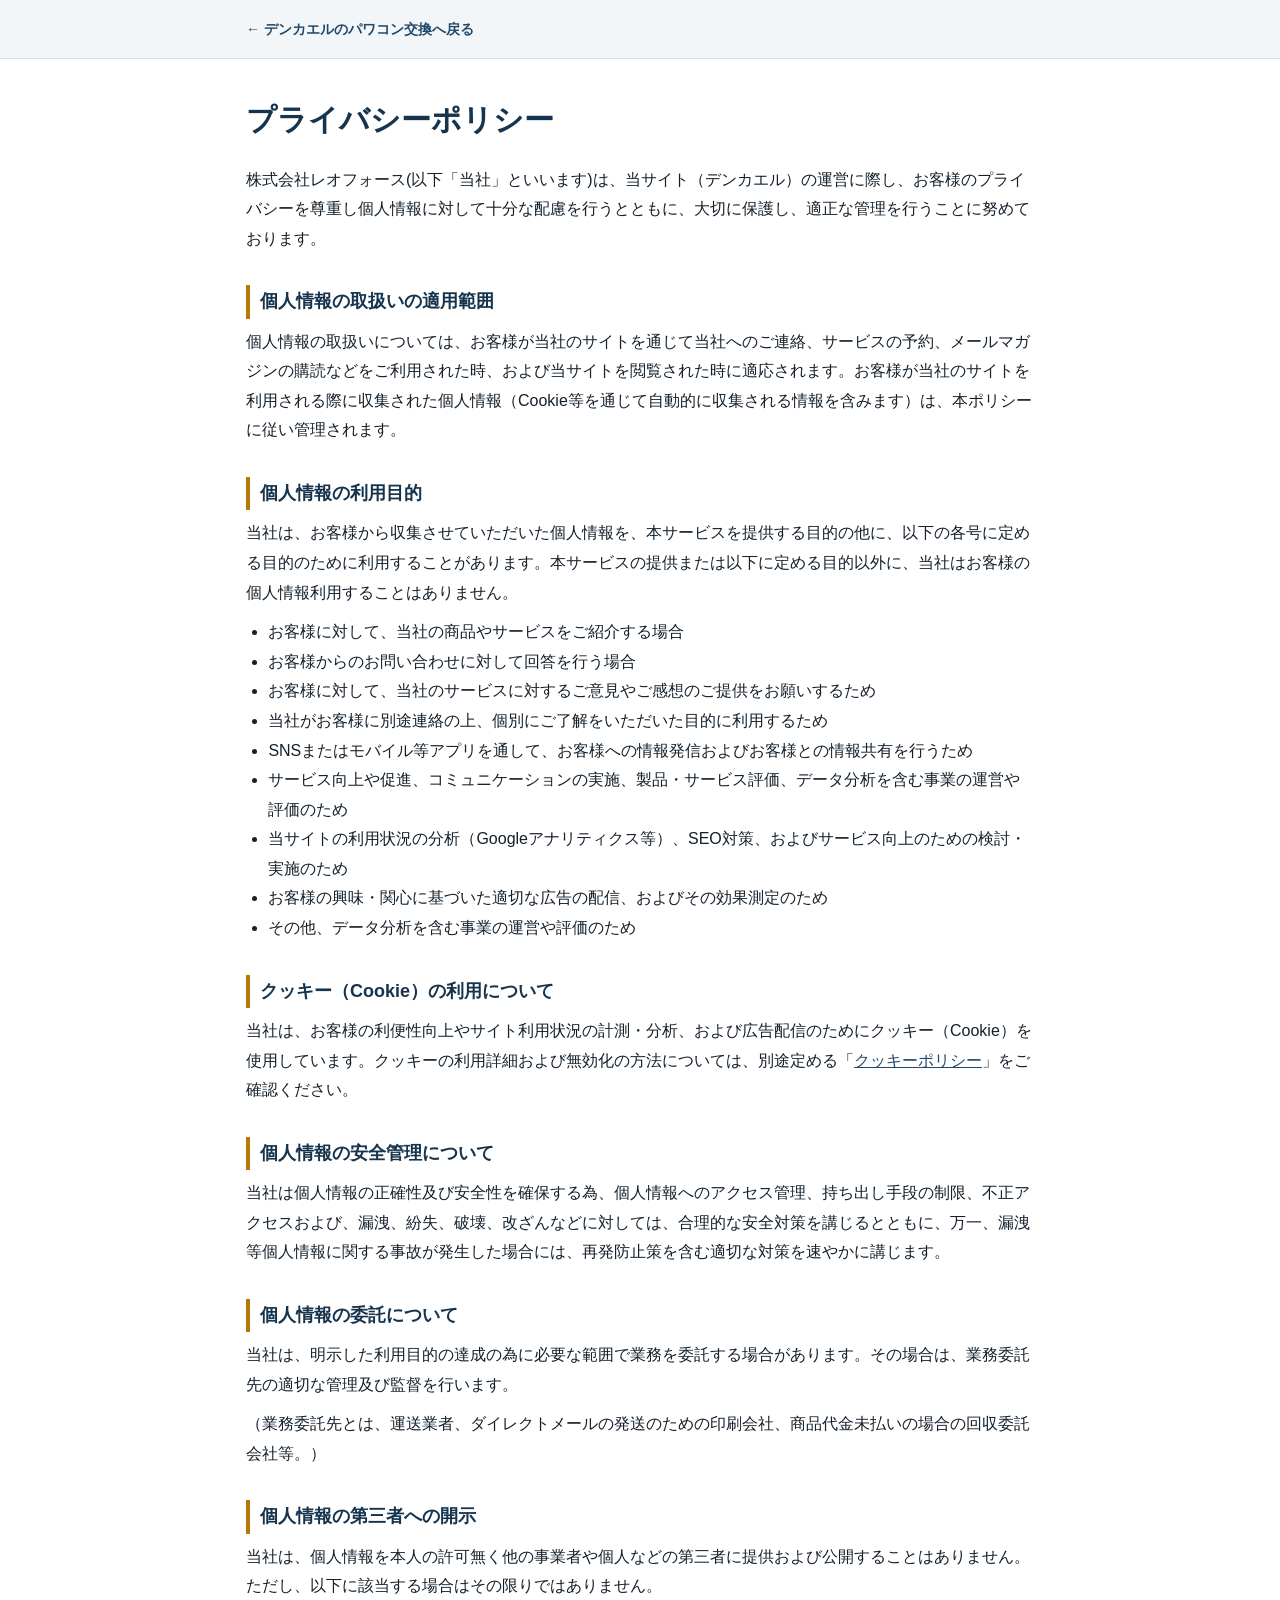
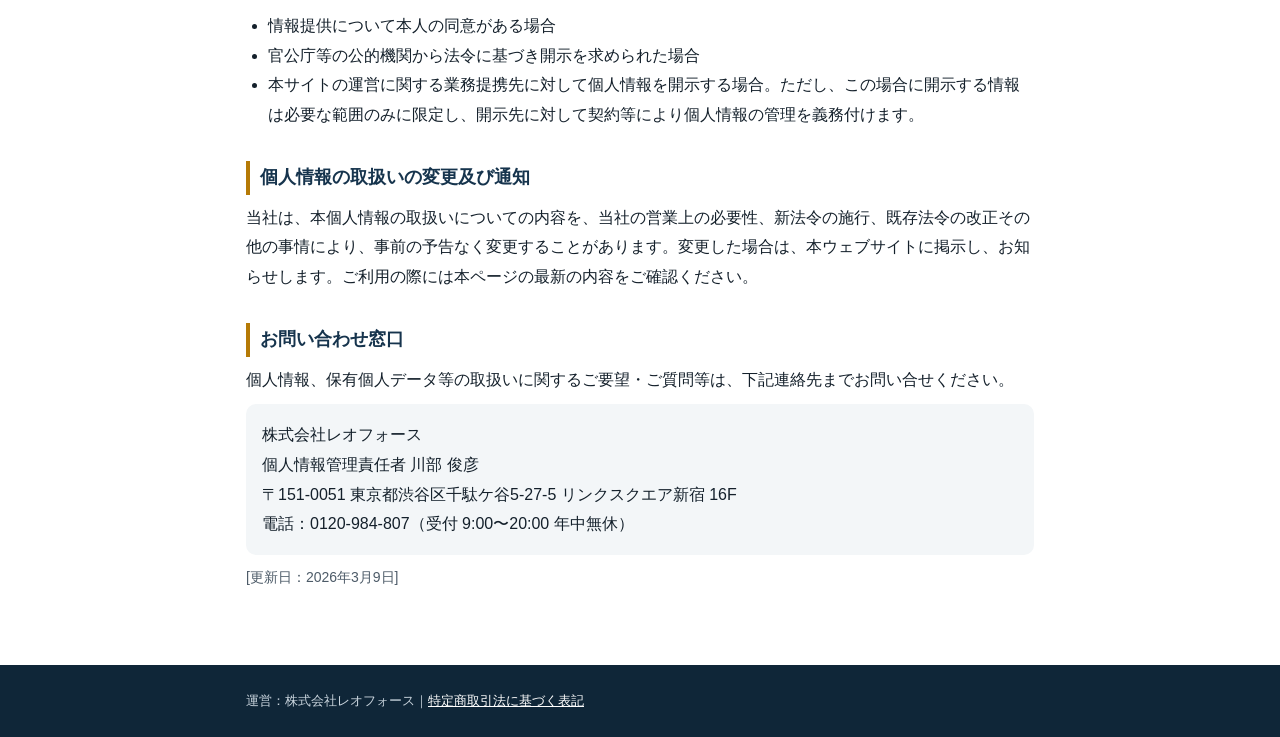
<file: lp/powercon-tokyo/privacy.html>
<!doctype html>
<html lang="ja">
<head>
<meta charset="utf-8">
<meta name="viewport" content="width=device-width, initial-scale=1, viewport-fit=cover">
<meta name="robots" content="noindex">
<title>プライバシーポリシー｜デンカエル</title>
<link rel="icon" href="../../brand/denkaeru/icon.svg" type="image/svg+xml">
<link rel="stylesheet" href="legal.css">
</head>
<body>
<header class="site"><div class="in"><a href="./" class="back">← デンカエルのパワコン交換へ戻る</a></div></header>
<main class="in">
  <!-- 株式会社レオフォース公式サイトのプライバシーポリシー（2026年3月9日更新）を転載。本文を変えるときは会社サイト側と揃えること -->
  <h1>プライバシーポリシー</h1>
  <p>株式会社レオフォース(以下「当社」といいます)は、当サイト（デンカエル）の運営に際し、お客様のプライバシーを尊重し個人情報に対して十分な配慮を行うとともに、大切に保護し、適正な管理を行うことに努めております。</p>

  <h2>個人情報の取扱いの適用範囲</h2>
  <p>個人情報の取扱いについては、お客様が当社のサイトを通じて当社へのご連絡、サービスの予約、メールマガジンの購読などをご利用された時、および当サイトを閲覧された時に適応されます。お客様が当社のサイトを利用される際に収集された個人情報（Cookie等を通じて自動的に収集される情報を含みます）は、本ポリシーに従い管理されます。</p>

  <h2>個人情報の利用目的</h2>
  <p>当社は、お客様から収集させていただいた個人情報を、本サービスを提供する目的の他に、以下の各号に定める目的のために利用することがあります。本サービスの提供または以下に定める目的以外に、当社はお客様の個人情報利用することはありません。</p>
  <ul>
    <li>お客様に対して、当社の商品やサービスをご紹介する場合</li>
    <li>お客様からのお問い合わせに対して回答を行う場合</li>
    <li>お客様に対して、当社のサービスに対するご意見やご感想のご提供をお願いするため</li>
    <li>当社がお客様に別途連絡の上、個別にご了解をいただいた目的に利用するため</li>
    <li>SNSまたはモバイル等アプリを通して、お客様への情報発信およびお客様との情報共有を行うため</li>
    <li>サービス向上や促進、コミュニケーションの実施、製品・サービス評価、データ分析を含む事業の運営や評価のため</li>
    <li>当サイトの利用状況の分析（Googleアナリティクス等）、SEO対策、およびサービス向上のための検討・実施のため</li>
    <li>お客様の興味・関心に基づいた適切な広告の配信、およびその効果測定のため</li>
    <li>その他、データ分析を含む事業の運営や評価のため</li>
  </ul>

  <h2>クッキー（Cookie）の利用について</h2>
  <p>当社は、お客様の利便性向上やサイト利用状況の計測・分析、および広告配信のためにクッキー（Cookie）を使用しています。クッキーの利用詳細および無効化の方法については、別途定める「<a href="https://leoforce.co.jp/cookie-policy/">クッキーポリシー</a>」をご確認ください。</p>

  <h2>個人情報の安全管理について</h2>
  <p>当社は個人情報の正確性及び安全性を確保する為、個人情報へのアクセス管理、持ち出し手段の制限、不正アクセスおよび、漏洩、紛失、破壊、改ざんなどに対しては、合理的な安全対策を講じるとともに、万一、漏洩等個人情報に関する事故が発生した場合には、再発防止策を含む適切な対策を速やかに講じます。</p>

  <h2>個人情報の委託について</h2>
  <p>当社は、明示した利用目的の達成の為に必要な範囲で業務を委託する場合があります。その場合は、業務委託先の適切な管理及び監督を行います。</p>
  <p>（業務委託先とは、運送業者、ダイレクトメールの発送のための印刷会社、商品代金未払いの場合の回収委託会社等。）</p>

  <h2>個人情報の第三者への開示</h2>
  <p>当社は、個人情報を本人の許可無く他の事業者や個人などの第三者に提供および公開することはありません。ただし、以下に該当する場合はその限りではありません。</p>
  <ul>
    <li>情報提供について本人の同意がある場合</li>
    <li>官公庁等の公的機関から法令に基づき開示を求められた場合</li>
    <li>本サイトの運営に関する業務提携先に対して個人情報を開示する場合。ただし、この場合に開示する情報は必要な範囲のみに限定し、開示先に対して契約等により個人情報の管理を義務付けます。</li>
  </ul>

  <h2>個人情報の取扱いの変更及び通知</h2>
  <p>当社は、本個人情報の取扱いについての内容を、当社の営業上の必要性、新法令の施行、既存法令の改正その他の事情により、事前の予告なく変更することがあります。変更した場合は、本ウェブサイトに掲示し、お知らせします。ご利用の際には本ページの最新の内容をご確認ください。</p>

  <h2>お問い合わせ窓口</h2>
  <p>個人情報、保有個人データ等の取扱いに関するご要望・ご質問等は、下記連絡先までお問い合せください。</p>
  <p class="addr">株式会社レオフォース<br>個人情報管理責任者 川部 俊彦<br>〒151-0051 東京都渋谷区千駄ケ谷5-27-5 リンクスクエア新宿 16F<br>電話：0120-984-807（受付 9:00〜20:00 年中無休）</p>
  <p class="date">[更新日：2026年3月9日]</p>
</main>
<footer><div class="in">運営：株式会社レオフォース｜<a href="tokushoho.html">特定商取引法に基づく表記</a></div></footer>
</body>
</html>
</file>
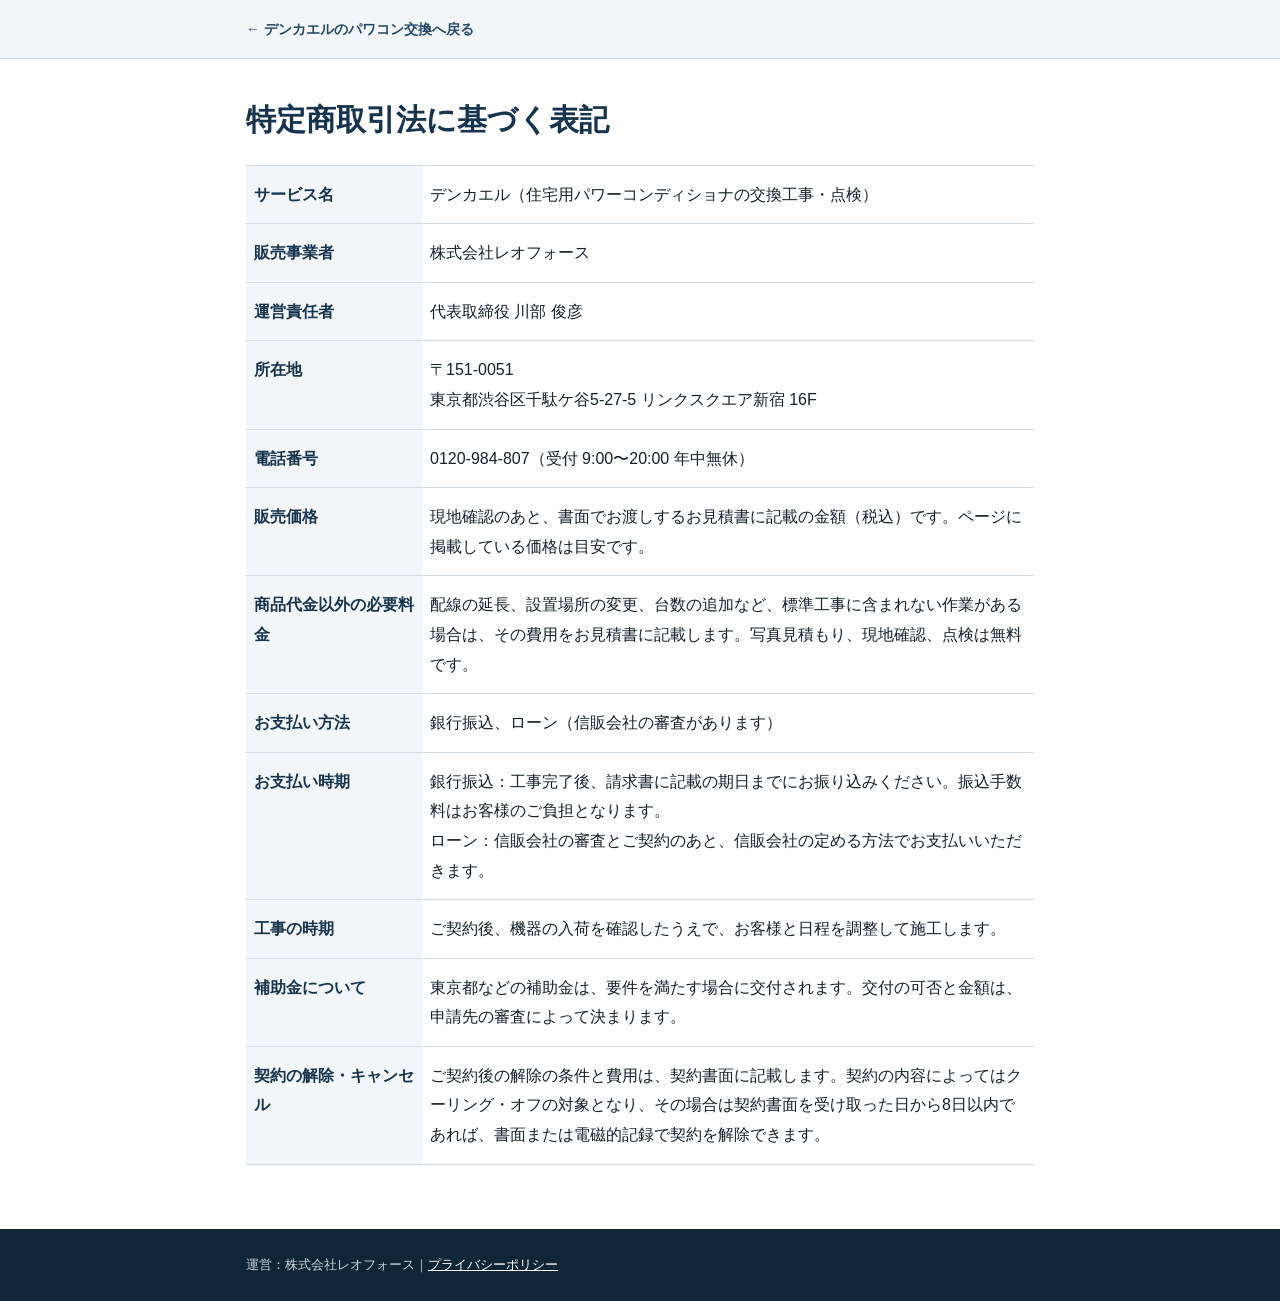
<file: lp/powercon-tokyo/tokushoho.html>
<!doctype html>
<html lang="ja">
<head>
<meta charset="utf-8">
<meta name="viewport" content="width=device-width, initial-scale=1, viewport-fit=cover">
<meta name="robots" content="noindex">
<title>特定商取引法に基づく表記｜デンカエル</title>
<link rel="icon" href="../../brand/denkaeru/icon.svg" type="image/svg+xml">
<link rel="stylesheet" href="legal.css">
</head>
<body>
<header class="site"><div class="in"><a href="./" class="back">← デンカエルのパワコン交換へ戻る</a></div></header>
<main class="in">
  <h1>特定商取引法に基づく表記</h1>
  <dl>
    <dt>サービス名</dt><dd>デンカエル（住宅用パワーコンディショナの交換工事・点検）</dd>
    <dt>販売事業者</dt><dd>株式会社レオフォース</dd>
    <dt>運営責任者</dt><dd>代表取締役 川部 俊彦</dd>
    <dt>所在地</dt><dd>〒151-0051<br>東京都渋谷区千駄ケ谷5-27-5 リンクスクエア新宿 16F</dd>
    <dt>電話番号</dt><dd>0120-984-807（受付 9:00〜20:00 年中無休）</dd>
    <dt>販売価格</dt><dd>現地確認のあと、書面でお渡しするお見積書に記載の金額（税込）です。ページに掲載している価格は目安です。</dd>
    <dt>商品代金以外の必要料金</dt><dd>配線の延長、設置場所の変更、台数の追加など、標準工事に含まれない作業がある場合は、その費用をお見積書に記載します。写真見積もり、現地確認、点検は無料です。</dd>
    <dt>お支払い方法</dt><dd>銀行振込、ローン（信販会社の審査があります）</dd>
    <dt>お支払い時期</dt><dd>銀行振込：工事完了後、請求書に記載の期日までにお振り込みください。振込手数料はお客様のご負担となります。<br>ローン：信販会社の審査とご契約のあと、信販会社の定める方法でお支払いいただきます。</dd>
    <dt>工事の時期</dt><dd>ご契約後、機器の入荷を確認したうえで、お客様と日程を調整して施工します。</dd>
    <dt>補助金について</dt><dd>東京都などの補助金は、要件を満たす場合に交付されます。交付の可否と金額は、申請先の審査によって決まります。</dd>
    <dt>契約の解除・キャンセル</dt><dd>ご契約後の解除の条件と費用は、契約書面に記載します。契約の内容によってはクーリング・オフの対象となり、その場合は契約書面を受け取った日から8日以内であれば、書面または電磁的記録で契約を解除できます。</dd>
  </dl>
</main>
<footer><div class="in">運営：株式会社レオフォース｜<a href="privacy.html">プライバシーポリシー</a></div></footer>
</body>
</html>
</file>
<file: lp/powercon-tokyo/legal.css>
/* 特商法表記・プライバシーポリシー共通。LP本体（index.html）と同じ色とフォント */
:root{
  color-scheme:light;
  --navy:#16344d; --navy-2:#22496a; --navy-deep:#0f2638;
  --sun-deep:#b57a06; --red:#c62f22; --pale:#f3f6f8;
  --fg:#14202b; --muted:#4d5b68; --line:#d5dde4;
  --body:"Hiragino Sans","Yu Gothic","Noto Sans JP",sans-serif;
}
*{box-sizing:border-box}
body{margin:0;background:#fff;color:var(--fg);font-family:var(--body);font-size:16px;line-height:1.85;-webkit-text-size-adjust:100%}
.in{max-width:820px;margin:0 auto;padding-left:max(16px,env(safe-area-inset-left,0px));padding-right:max(16px,env(safe-area-inset-right,0px))}
a{color:var(--navy-2)}
header.site{background:var(--pale);border-bottom:1px solid var(--line);padding-block:14px}
.back{font-weight:700;font-size:14px;text-decoration:none}
main{padding-block:40px 64px}
h1{font-size:clamp(24px,4vw,30px);color:var(--navy);line-height:1.4;margin:0 0 24px}
h2{font-size:18px;color:var(--navy);margin:32px 0 8px;padding-left:10px;border-left:4px solid var(--sun-deep)}
p{margin:0 0 10px}
ul{margin:0 0 10px;padding-left:1.4em}
dl{display:grid;grid-template-columns:11em 1fr;margin:0;border-top:1px solid var(--line)}
dt,dd{margin:0;padding:14px 8px;border-bottom:1px solid var(--line)}
dt{font-weight:700;color:var(--navy);background:var(--pale)}
.todo{color:var(--red);font-weight:700}
.addr{background:var(--pale);border-radius:10px;padding:16px}
.date{color:var(--muted);font-size:14px}
footer{background:var(--navy-deep);color:#c9d4dd;font-size:13px;padding-block:24px}
footer a{color:#fff}
@media (max-width:600px){
  dl{grid-template-columns:1fr}
  dt{border-bottom:0;padding-bottom:4px}
  dd{padding-top:4px}
}
</file>
